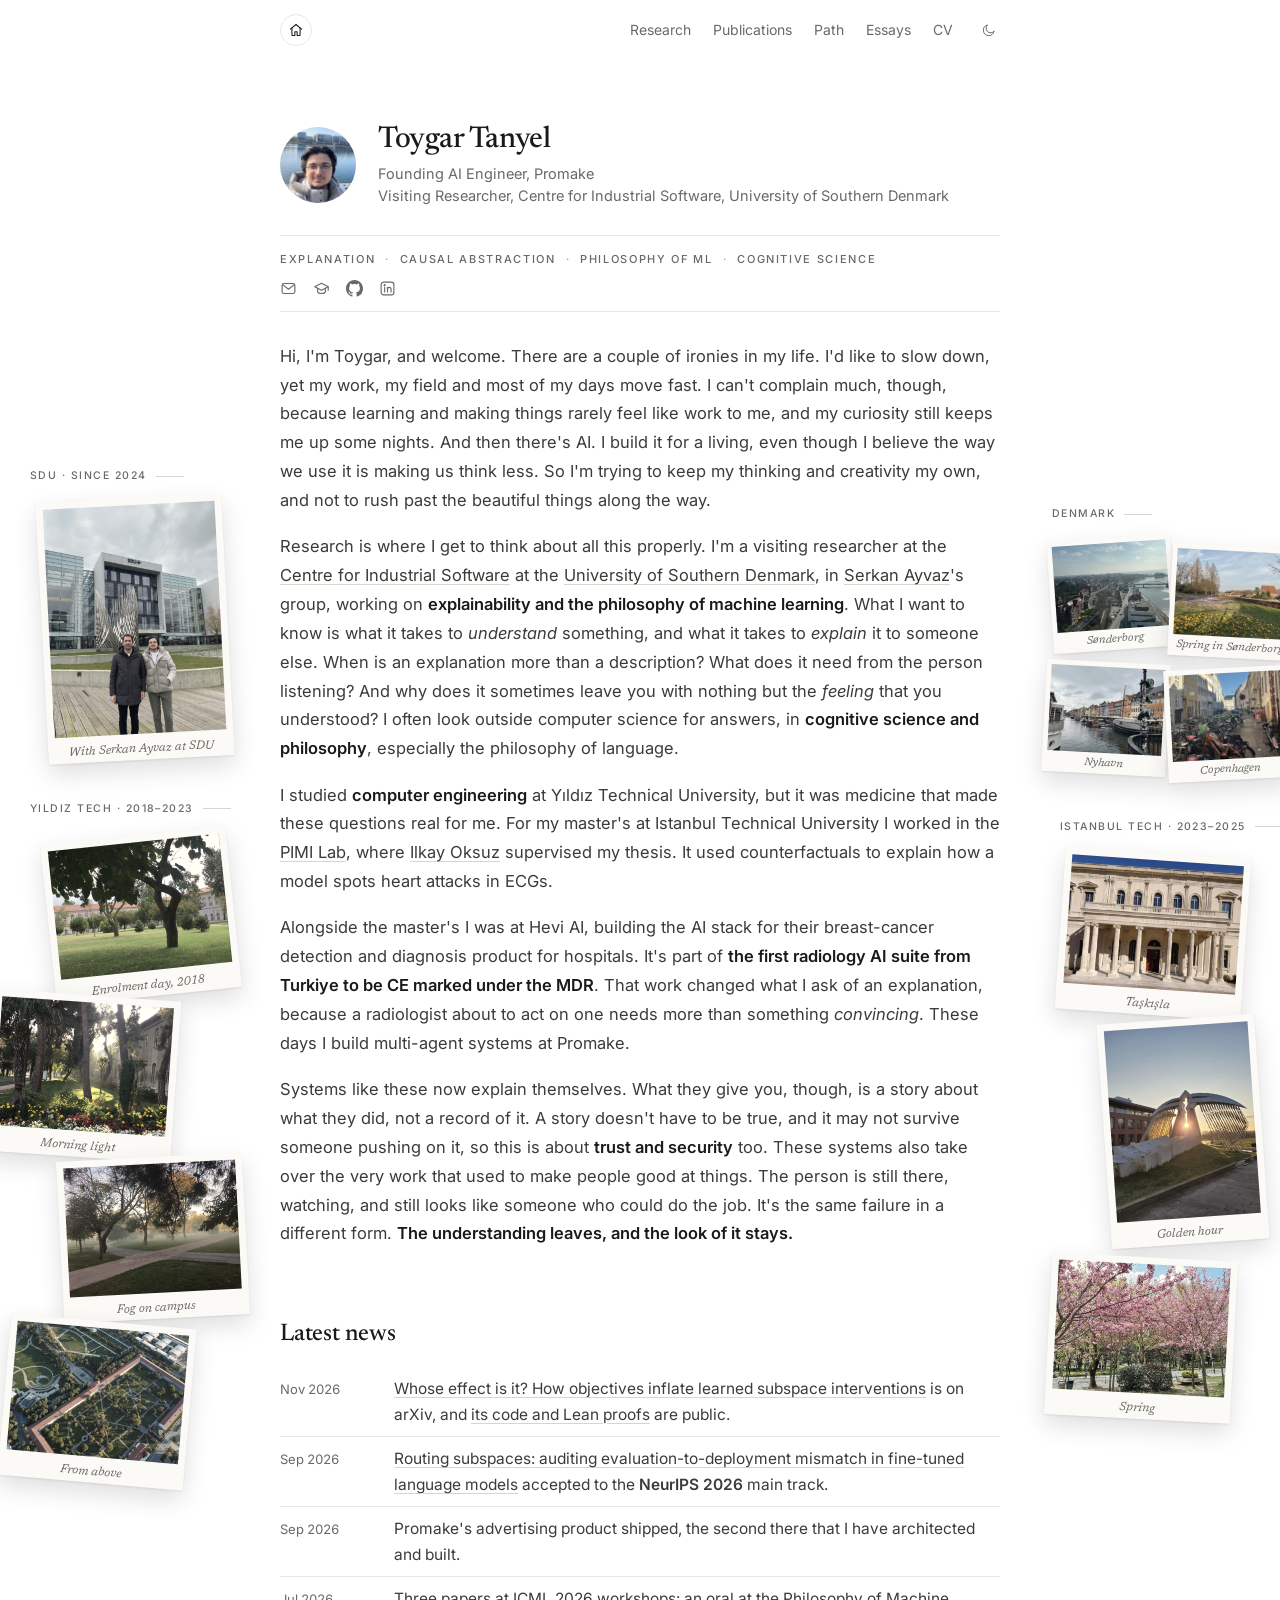
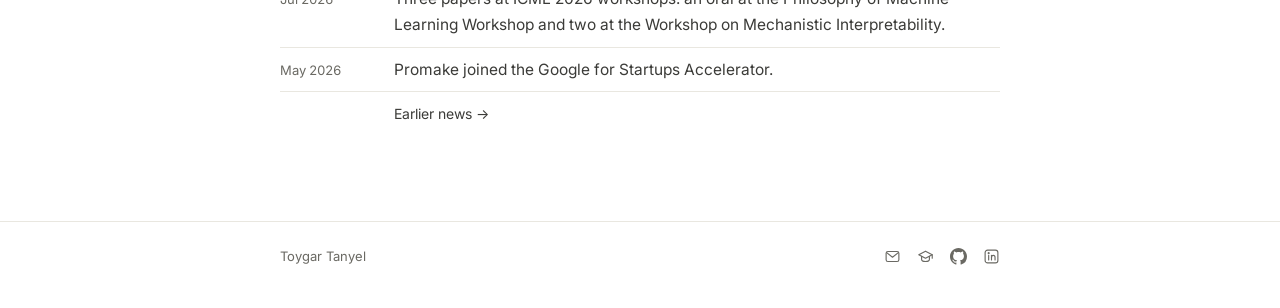
<file: index.html>
<!doctype html>
<html lang="en">
<head>
<meta charset="utf-8">
<meta name="viewport" content="width=device-width, initial-scale=1">
<title>Toygar Tanyel</title>
<meta name="description" content="Toygar Tanyel is a visiting researcher at the University of Southern Denmark, working on explanation and the philosophy of machine learning.">
<meta name="author" content="Toygar Tanyel">
<link rel="canonical" href="https://tanyelai.github.io/">
<meta property="og:title" content="Toygar Tanyel">
<meta property="og:description" content="What it takes to understand something, and to explain it to someone else. When is an explanation more than a description, and why does it sometimes leave only the feeling that you understood?">
<meta property="og:type" content="profile">
<meta property="og:url" content="https://tanyelai.github.io/">
<meta property="og:image" content="https://tanyelai.github.io/assets/og.png?v=2">
<meta property="og:image:width" content="1200">
<meta property="og:image:height" content="630">
<meta property="og:image:alt" content="Toygar Tanyel">
<meta name="twitter:card" content="summary_large_image">
<meta name="twitter:title" content="Toygar Tanyel">
<meta name="twitter:image" content="https://tanyelai.github.io/assets/og.png?v=2">
<link rel="icon" href="/assets/favicon.png?v=4" type="image/png">
<link rel="preconnect" href="https://fonts.googleapis.com">
<link rel="preconnect" href="https://fonts.gstatic.com" crossorigin>
<link href="https://fonts.googleapis.com/css2?family=Inter:ital,wght@0,400..600;1,400&family=Newsreader:ital,opsz,wght@0,6..72,400..600;1,6..72,400..500&display=swap" rel="stylesheet">
<link rel="stylesheet" href="/assets/style.css?v=21">
<script>try{var d=document.documentElement,t=localStorage.getItem("theme"),l=localStorage.getItem("lang");if(t)d.setAttribute("data-theme",t);if(l)d.setAttribute("data-lang",l)}catch(e){}</script>
</head>
<body>

<svg xmlns="http://www.w3.org/2000/svg" aria-hidden="true" style="position:absolute;width:0;height:0;overflow:hidden">
  <symbol id="i-scholar" viewBox="0 0 24 24"><path d="M2.5 9.5 12 4.5l9.5 5-9.5 5z"/><path d="M6.5 11.8v4.4c0 1.4 2.5 2.8 5.5 2.8s5.5-1.4 5.5-2.8v-4.4"/><path d="M21.5 9.5v5"/></symbol>
  <symbol id="i-github" viewBox="0 0 16 16"><path fill="currentColor" stroke="none" d="M8 0C3.58 0 0 3.58 0 8c0 3.54 2.29 6.53 5.47 7.59.4.07.55-.17.55-.38 0-.19-.01-.82-.01-1.49-2.01.37-2.53-.49-2.69-.94-.09-.23-.48-.94-.82-1.13-.28-.15-.68-.52-.01-.53.63-.01 1.08.58 1.23.82.72 1.21 1.87.87 2.33.66.07-.52.28-.87.51-1.07-1.78-.2-3.64-.89-3.64-3.95 0-.87.31-1.59.82-2.15-.08-.2-.36-1.02.08-2.12 0 0 .67-.21 2.2.82.64-.18 1.32-.27 2-.27.68 0 1.36.09 2 .27 1.53-1.04 2.2-.82 2.2-.82.44 1.1.16 1.92.08 2.12.51.56.82 1.27.82 2.15 0 3.07-1.87 3.75-3.65 3.95.29.25.54.73.54 1.48 0 1.07-.01 1.93-.01 2.2 0 .21.15.46.55.38A8.013 8.013 0 0 0 16 8c0-4.42-3.58-8-8-8z"/></symbol>
  <symbol id="i-linkedin" viewBox="0 0 24 24"><rect x="3" y="3" width="18" height="18" rx="3.5"/><path d="M8 10.5V17"/><circle cx="8" cy="7.3" r="0.7" fill="currentColor"/><path d="M12 17v-6.5"/><path d="M12 13.4c0-1.7 1.1-2.9 2.6-2.9s2.4 1.1 2.4 2.9V17"/></symbol>
  <symbol id="i-mail" viewBox="0 0 24 24"><rect x="3" y="5" width="18" height="14" rx="2.5"/><path d="M3.8 6.6 12 13l8.2-6.4"/></symbol>
  <symbol id="i-down" viewBox="0 0 24 24"><path d="M12 4v12"/><path d="m6 11 6 6 6-6"/><path d="M5 20h14"/></symbol>
  <symbol id="i-arrow" viewBox="0 0 24 24"><path d="M7 17 17 7"/><path d="M9 7h8v8"/></symbol>
  <symbol id="i-paper" viewBox="0 0 24 24"><path d="M14 3H7a2 2 0 0 0-2 2v14a2 2 0 0 0 2 2h10a2 2 0 0 0 2-2V8z"/><path d="M14 3v5h5"/><path d="M9 13h6M9 17h4"/></symbol>
  <symbol id="i-mic" viewBox="0 0 24 24"><rect x="9" y="3" width="6" height="11" rx="3"/><path d="M5.5 11a6.5 6.5 0 0 0 13 0"/><path d="M12 17.5V21"/></symbol>
  <symbol id="i-ship" viewBox="0 0 24 24"><path d="M12 3 20 7.5v9L12 21l-8-4.5v-9z"/><path d="M4 7.5 12 12l8-4.5"/><path d="M12 12v9"/></symbol>
  <symbol id="i-work" viewBox="0 0 24 24"><rect x="3" y="7" width="18" height="13" rx="2"/><path d="M9 7V5.5A1.5 1.5 0 0 1 10.5 4h3A1.5 1.5 0 0 1 15 5.5V7"/><path d="M3 12.5h18"/></symbol>
  <symbol id="i-seal" viewBox="0 0 24 24"><circle cx="12" cy="10" r="6"/><path d="M9 15.2 7.5 21l4.5-2.2 4.5 2.2-1.5-5.8"/><path d="m9.6 10 1.7 1.7 3.2-3.4"/></symbol>
</svg>

<header class="site-head">
  <div class="col site-head-inner">
    <a class="site-home" href="/" aria-label="Home" title="Home" aria-current="page">
      <svg width="16" height="16" viewBox="0 0 24 24" fill="none" stroke="currentColor"
           stroke-width="1.6" stroke-linecap="round" stroke-linejoin="round" aria-hidden="true">
        <path d="M3.6 10.6 12 3.8l8.4 6.8"></path>
        <path d="M5.9 9v10.4a.9.9 0 0 0 .9.9h3.5v-5.6h3.4v5.6h3.5a.9.9 0 0 0 .9-.9V9"></path>
      </svg>
    </a>
    <nav class="site-nav" aria-label="Site">
      <a href="/research">Research</a>
      <a href="/publications">Publications</a>
      <a href="/path">Path</a>
      <a href="/essays/">Essays</a>
      <a href="/cv.pdf">CV</a>
    </nav>
    <span class="nav-tools">
      <button class="toggle theme-toggle" type="button" aria-label="Switch to the dark theme">
        <svg class="moon" width="15" height="15" viewBox="0 0 24 24" fill="none" stroke="currentColor"
             stroke-width="1.6" stroke-linecap="round" stroke-linejoin="round" aria-hidden="true">
          <path d="M20.8 13.6A8.6 8.6 0 1 1 10.4 3.2a6.7 6.7 0 0 0 10.4 10.4z"></path>
        </svg>
        <svg class="sun" width="15" height="15" viewBox="0 0 24 24" fill="none" stroke="currentColor"
             stroke-width="1.6" stroke-linecap="round" stroke-linejoin="round" aria-hidden="true">
          <circle cx="12" cy="12" r="4.1"></circle>
          <path d="M12 2.2v2.1M12 19.7v2.1M4.5 4.5l1.5 1.5M18 18l1.5 1.5M2.2 12h2.1M19.7 12h2.1M4.5 19.5L6 18M18 6l1.5-1.5"></path>
        </svg>
      </button>
    </span>
  </div>
</header>

<main class="col">

  <section class="intro" aria-label="Introduction">
    <img class="portrait" src="/assets/toygar.jpg" alt="Toygar Tanyel" width="76" height="76" decoding="async">
    <div>
      <h1 class="name">Toygar Tanyel</h1>
      <p class="roles">Founding AI Engineer, Promake<br>
        Visiting Researcher, Centre for Industrial Software, University of Southern Denmark</p>
    </div>
  </section>

  <div class="fields">
    <p class="kicker"><span>Explanation</span><span>Causal abstraction</span><span>Philosophy of ML</span><span>Cognitive science</span></p>
    <div class="contact-row">
      <a class="icon-link" href="mailto:contact.toygar@gmail.com" aria-label="Email" title="contact.toygar at gmail dot com"><svg class="icon" aria-hidden="true"><use href="#i-mail"></use></svg></a>
      <a class="icon-link" href="https://scholar.google.com/citations?user=Nj5PIzcAAAAJ" rel="external noopener" aria-label="Google Scholar" title="Google Scholar"><svg class="icon" aria-hidden="true"><use href="#i-scholar"></use></svg></a>
      <a class="icon-link" href="https://github.com/tanyelai" rel="external noopener" aria-label="GitHub" title="GitHub"><svg class="icon" aria-hidden="true"><use href="#i-github"></use></svg></a>
      <a class="icon-link" href="https://linkedin.com/in/toygar-tanyel" rel="external noopener" aria-label="LinkedIn" title="LinkedIn"><svg class="icon" aria-hidden="true"><use href="#i-linkedin"></use></svg></a>
    </div>
  </div>

  <div class="bio">
    <p>
      Hi, I'm Toygar, and welcome. There are a couple of ironies in my life. I'd
      like to slow down, yet my work, my field and most of my days move fast.
      I can't complain much, though, because learning and making things rarely
      feel like work to me, and my curiosity still keeps me up some nights. And
      then there's AI. I build it for a living, even though I believe the way
      we use it is making us think less. So I'm trying to keep my thinking and
      creativity my own, and not to rush past the beautiful things along the way.
    </p>
    <div class="with-prints with-prints--pair">
    <p>
      Research is where I get to think about all this properly. I'm a visiting
      researcher at the <a href="https://www.sdu.dk/en/forskning/cis" rel="external noopener">Centre
      for Industrial Software</a> at the <a href="https://www.sdu.dk/en" rel="external noopener">University
      of Southern Denmark</a>, in <a href="https://sayvaz-mmmi.github.io/" rel="external noopener">Serkan
      Ayvaz</a>'s group, working on <strong>explainability and the philosophy
      of machine learning</strong>. What I want to know is what it takes to <em>understand</em>
      something, and what it takes to <em>explain</em> it to someone else. When
      is an explanation more than a description? What does it need from the person
      listening? And why does it sometimes leave you with nothing but the <em>feeling</em>
      that you understood? I often look outside computer science for answers,
      in <strong>cognitive science and philosophy</strong>, especially the philosophy
      of language.
    </p>
      <div class="prints prints--left">
        <span class="prints-label" style="--x:40px; --y:-62px">SDU · since 2024</span>
        <figure class="print print--tall" style="--r:-3deg; --x:52px; --y:-34px">
          <a class="print-open" href="/assets/photos/large/sdu.jpg"><img src="/assets/photos/sdu.jpg" alt="Toygar Tanyel and Serkan Ayvaz standing in front of an SDU building with a tall steel sculpture" loading="lazy" width="480" height="640"></a>
          <figcaption>With Serkan Ayvaz at SDU</figcaption>
        </figure>
      </div>
      <div class="prints prints--right prints--grid">
        <span class="prints-label" style="--x:12px; --y:-24px">Denmark</span>
        <figure class="print" style="--r:-4deg; --x:10px; --y:6px">
          <a class="print-open" href="/assets/photos/large/sonderborg1.jpg"><img src="/assets/photos/sonderborg1.jpg" alt="Sønderborg from high above: red-brick houses, the harbour road and the arched bridge over the sound" loading="lazy" width="640" height="480"></a>
          <figcaption>Sønderborg</figcaption>
        </figure>
        <figure class="print" style="--r:3deg; --x:130px; --y:14px">
          <a class="print-open" href="/assets/photos/large/sonderborg2.jpg"><img src="/assets/photos/sonderborg2.jpg" alt="A lawn of purple and yellow crocuses in front of red-brick houses in Sønderborg" loading="lazy" width="640" height="480"></a>
          <figcaption>Spring in Sønderborg</figcaption>
        </figure>
        <figure class="print" style="--r:3deg; --x:4px; --y:130px">
          <a class="print-open" href="/assets/photos/large/cph1.jpg"><img src="/assets/photos/cph1.jpg" alt="Nyhavn in Copenhagen under grey sky, with colourful houses and boats along the canal" loading="lazy" width="640" height="480"></a>
          <figcaption>Nyhavn</figcaption>
        </figure>
        <figure class="print" style="--r:-3deg; --x:126px; --y:136px; --pos:50% 70%">
          <a class="print-open" href="/assets/photos/large/cph2.jpg"><img src="/assets/photos/cph2.jpg" alt="A narrow Copenhagen street of pastel houses, lined with parked bicycles" loading="lazy" width="640" height="480"></a>
          <figcaption>Copenhagen</figcaption>
        </figure>
      </div>
    </div>
    <div class="with-prints">
    <p>
      I studied <strong>computer engineering</strong> at Yıldız Technical University,
      but it was medicine that made these questions real for me. For my master's
      at Istanbul Technical University I worked in the <a href="https://sites.google.com/view/itupimilab" rel="external noopener">PIMI
      Lab</a>, where <a href="https://sites.google.com/view/oksuzilkay" rel="external noopener">Ilkay
      Oksuz</a> supervised my thesis. It used counterfactuals to explain how a
      model spots heart attacks in ECGs.
    </p>
      <div class="prints prints--left">
        <span class="prints-label" style="--x:40px; --y:22px">Yıldız Tech · 2018–2023</span>
        <figure class="print" style="--r:-6deg; --x:58px; --y:54px">
          <a class="print-open" href="/assets/photos/large/ytu3.jpg"><img src="/assets/photos/ytu3.jpg" alt="A tree on the lawn in front of a long red-roofed historic building at Yıldız Technical University" loading="lazy" width="720" height="540"></a>
          <figcaption>Enrolment day, 2018</figcaption>
        </figure>
        <figure class="print" style="--r:4deg; --x:0px; --y:214px">
          <a class="print-open" href="/assets/photos/large/ytu1.jpg"><img src="/assets/photos/ytu1.jpg" alt="Morning sun through pines over flower beds beside an old stone building at Yıldız Technical University" loading="lazy" width="720" height="540"></a>
          <figcaption>Morning light</figcaption>
        </figure>
        <figure class="print" style="--r:-3deg; --x:70px; --y:376px">
          <a class="print-open" href="/assets/photos/large/ytu2.jpg"><img src="/assets/photos/ytu2.jpg" alt="Paths and trees in morning fog on the Yıldız Technical University campus" loading="lazy" width="720" height="540"></a>
          <figcaption>Fog on campus</figcaption>
        </figure>
        <figure class="print" style="--r:5deg; --x:14px; --y:540px" title="Photo: Yıldız Technical University" data-source="https://international.yildiz.edu.tr/">
          <a class="print-open" href="/assets/photos/large/ytu4.jpg"><img src="/assets/photos/ytu4.jpg" alt="An aerial view of the Davutpaşa campus of Yıldız Technical University, its long red-roofed historic building around a green courtyard" loading="lazy" width="720" height="540"></a>
          <figcaption>From above</figcaption>
        </figure>
      </div>
      <div class="prints prints--right">
        <span class="prints-label" style="--x:20px; --y:40px">Istanbul Tech · 2023–2025</span>
        <figure class="print" style="--r:4deg; --x:20px; --y:72px" title="Photo: EELISA European University" data-source="https://eelisa.eu/project/istanbul-teknik-universitesi/">
          <a class="print-open" href="/assets/photos/large/itu-taskisla.jpg"><img src="/assets/photos/itu-taskisla.jpg" alt="The columned entrance of Taşkışla, with İstanbul Teknik Üniversitesi carved above it" loading="lazy" width="720" height="540"></a>
          <figcaption>Taşkışla</figcaption>
        </figure>
        <figure class="print print--tall" style="--r:-4deg; --x:64px; --y:238px" title="Photo: VarAtlas" data-source="https://varatlas.com/universite/istanbul-teknik-universitesi-okunur-mu">
          <a class="print-open" href="/assets/photos/large/itu-sculpture.jpg"><img src="/assets/photos/itu-sculpture.jpg" alt="A sculpture of curved metal ribs against a low sun on the Istanbul Technical University campus" loading="lazy" width="540" height="720"></a>
          <figcaption>Golden hour</figcaption>
        </figure>
        <figure class="print" style="--r:3deg; --x:8px; --y:476px" title="Photo: Karacehennem, CC BY-SA 4.0, via Wikimedia Commons" data-source="https://commons.wikimedia.org/wiki/File:%C4%B0T%C3%9C%27de_bir_kiraz_%C3%A7i%C3%A7e%C4%9Fi_a%C4%9Fac%C4%B1.jpg">
          <a class="print-open" href="/assets/photos/large/itu-spring.jpg"><img src="/assets/photos/itu-spring.jpg" alt="A cherry tree in full pink blossom on the Istanbul Technical University campus" loading="lazy" width="720" height="540"></a>
          <figcaption>Spring</figcaption>
        </figure>
      </div>
    </div>
    <p>
      Alongside the master's I was at Hevi AI, building the AI stack for
      their breast-cancer detection and diagnosis product for hospitals. It's part of <strong>the first radiology AI suite from Turkiye
      to be CE marked under the MDR</strong>. That work changed what I ask of an
      explanation, because a radiologist about to act on one needs more than
      something <em>convincing</em>. These days I build multi-agent systems at
      Promake.
    </p>
    <p>
      Systems like these now explain themselves. What they give you, though, is
      a story about what they did, not a record of it. A story doesn't have to
      be true, and it may not survive someone pushing on it, so this is about
      <strong>trust and security</strong> too. These systems also take over the
      very work that used to make people good at things. The person is still there,
      watching, and still looks like someone who could do the job. It's the same
      failure in a different form. <strong>The understanding leaves, and the look
      of it stays.</strong>
    </p>
  </div>

  <section class="section" aria-labelledby="news-title">
    <div class="section-head">
      <h2 class="h2" id="news-title">Latest news</h2>
    </div>
    <ul class="dated">
      <li>
        <span class="when">Nov 2026</span>
        <span class="text"><a href="https://arxiv.org/abs/2611.05033" rel="external noopener">Whose effect
      is it? How objectives inflate learned subspace interventions</a> is on
      arXiv, and <a href="https://github.com/tanyelai/whose-effect" rel="external noopener">its
      code and Lean proofs</a> are public.</span>
      </li>
      <li>
        <span class="when">Sep 2026</span>
        <span class="text"><a href="https://arxiv.org/abs/2607.20436" rel="external noopener">Routing
      subspaces: auditing evaluation-to-deployment mismatch in fine-tuned language
      models</a> accepted to the <span class="venue">NeurIPS 2026</span> main track.</span>
      </li>
      <li>
        <span class="when">Sep 2026</span>
        <span class="text">Promake's advertising product shipped, the second there that I have
      architected and built.</span>
      </li>
      <li>
        <span class="when">Jul 2026</span>
        <span class="text">Three papers at ICML 2026 workshops: an oral at the Philosophy of
      Machine Learning Workshop and two at the Workshop on Mechanistic
      Interpretability.</span>
      </li>
      <li>
        <span class="when">May 2026</span>
        <span class="text">Promake joined the Google for Startups Accelerator.</span>
      </li>
    </ul>
    <a class="dated-more" href="/path#news">Earlier news <span aria-hidden="true">&rarr;</span></a>
  </section>

</main>

<footer class="site-foot">
  <div class="col site-foot-inner">
    <span><a href="/">Toygar Tanyel</a></span>
    <span class="contact-row">
      <a class="icon-link" href="mailto:contact.toygar@gmail.com" aria-label="Email" title="Email"><svg class="icon" aria-hidden="true"><use href="#i-mail"></use></svg></a>
      <a class="icon-link" href="https://scholar.google.com/citations?user=Nj5PIzcAAAAJ" rel="external noopener" aria-label="Google Scholar" title="Google Scholar"><svg class="icon" aria-hidden="true"><use href="#i-scholar"></use></svg></a>
      <a class="icon-link" href="https://github.com/tanyelai" rel="external noopener" aria-label="GitHub" title="GitHub"><svg class="icon" aria-hidden="true"><use href="#i-github"></use></svg></a>
      <a class="icon-link" href="https://linkedin.com/in/toygar-tanyel" rel="external noopener" aria-label="LinkedIn" title="LinkedIn"><svg class="icon" aria-hidden="true"><use href="#i-linkedin"></use></svg></a>
    </span>
  </div>
</footer>

<script src="/assets/site.js?v=21" defer></script>
<script data-goatcounter="https://tanyelai.goatcounter.com/count"
        async src="https://gc.zgo.at/count.js"></script>

</body>
</html>
</file>
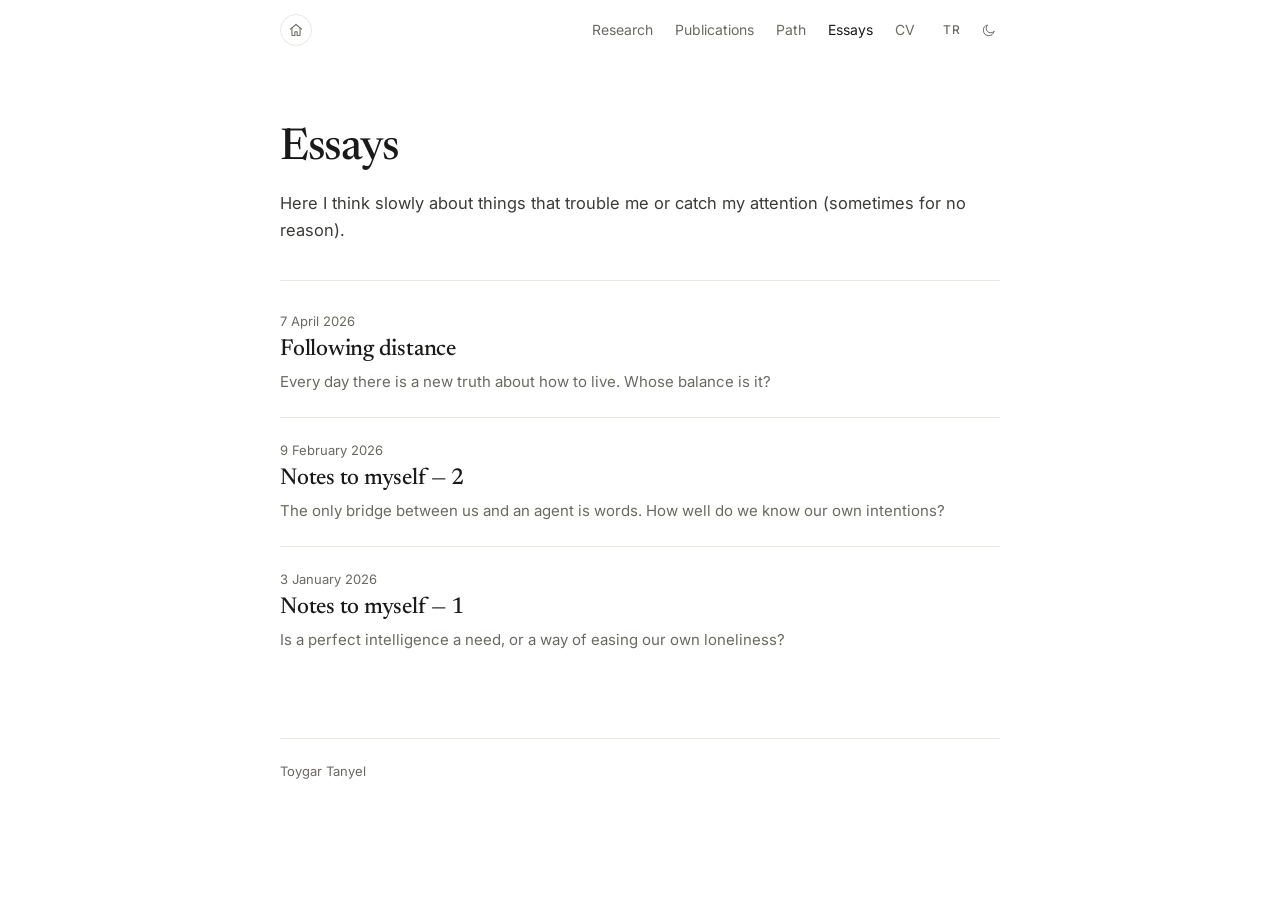
<file: essays/index.html>
<!doctype html>
<html lang="en">
<head>
<meta charset="utf-8">
<meta name="viewport" content="width=device-width, initial-scale=1">
<title>Essays · Toygar Tanyel</title>
<meta name="description" content="Here I think slowly about things that trouble me or catch my attention (sometimes for no reason).">
<link rel="canonical" href="https://tanyelai.github.io/essays/">
<meta property="og:title" content="Essays · Toygar Tanyel">
<meta property="og:description" content="Here I think slowly about things that trouble me or catch my attention (sometimes for no reason).">
<meta property="og:type" content="article">
<meta property="og:image" content="https://tanyelai.github.io/assets/og.png?v=2">
<meta property="og:image:width" content="1200">
<meta property="og:image:height" content="630">
<meta property="og:image:alt" content="Toygar Tanyel">
<meta name="twitter:card" content="summary_large_image">
<meta name="twitter:image" content="https://tanyelai.github.io/assets/og.png?v=2">
<link rel="icon" href="/assets/favicon.png?v=4" type="image/png">
<link rel="preconnect" href="https://fonts.googleapis.com">
<link rel="preconnect" href="https://fonts.gstatic.com" crossorigin>
<link href="https://fonts.googleapis.com/css2?family=Inter:ital,wght@0,400..600;1,400&family=Newsreader:ital,opsz,wght@0,6..72,400..600;1,6..72,400..500&display=swap" rel="stylesheet">
<link rel="stylesheet" href="/assets/style.css?v=21">
<script>try{var d=document.documentElement,t=localStorage.getItem("theme"),l=localStorage.getItem("lang");if(t)d.setAttribute("data-theme",t);if(l)d.setAttribute("data-lang",l)}catch(e){}</script>
</head>
<body>

<header class="site-head">
  <div class="col site-head-inner">
    <a class="site-home" href="/" aria-label="Home" title="Home">
      <svg width="16" height="16" viewBox="0 0 24 24" fill="none" stroke="currentColor"
           stroke-width="1.6" stroke-linecap="round" stroke-linejoin="round" aria-hidden="true">
        <path d="M3.6 10.6 12 3.8l8.4 6.8"></path>
        <path d="M5.9 9v10.4a.9.9 0 0 0 .9.9h3.5v-5.6h3.4v5.6h3.5a.9.9 0 0 0 .9-.9V9"></path>
      </svg>
    </a>
    <nav class="site-nav" aria-label="Site">
      <a href="/research">Research</a>
      <a href="/publications">Publications</a>
      <a href="/path">Path</a>
      <a href="/essays/" aria-current="page">Essays</a>
      <a href="/cv.pdf">CV</a>
    </nav>
    <span class="nav-tools">
      <button class="toggle lang-toggle" type="button" aria-label="Yazıları Türkçe oku">
        <span class="to-tr">TR</span><span class="to-en">EN</span>
      </button>
      <button class="toggle theme-toggle" type="button" aria-label="Switch to the dark theme">
        <svg class="moon" width="15" height="15" viewBox="0 0 24 24" fill="none" stroke="currentColor"
             stroke-width="1.6" stroke-linecap="round" stroke-linejoin="round" aria-hidden="true">
          <path d="M20.8 13.6A8.6 8.6 0 1 1 10.4 3.2a6.7 6.7 0 0 0 10.4 10.4z"></path>
        </svg>
        <svg class="sun" width="15" height="15" viewBox="0 0 24 24" fill="none" stroke="currentColor"
             stroke-width="1.6" stroke-linecap="round" stroke-linejoin="round" aria-hidden="true">
          <circle cx="12" cy="12" r="4.1"></circle>
          <path d="M12 2.2v2.1M12 19.7v2.1M4.5 4.5l1.5 1.5M18 18l1.5 1.5M2.2 12h2.1M19.7 12h2.1M4.5 19.5L6 18M18 6l1.5-1.5"></path>
        </svg>
      </button>
    </span>
  </div>
</header>

<main class="page page--narrow">
  <header class="article">

    <h1 class="article-title"><span data-lang="en">Essays</span><span data-lang="tr">Denemeler</span></h1>
    <p class="article-lede" data-lang="en">Here I think slowly about things that trouble me or catch my attention (sometimes for no reason).</p>
    <p class="article-lede" data-lang="tr">Burada beni huzursuz eden ya da (bazen sebepsizce) dikkatimi çeken şeyler üzerine acele etmeden düşünüyorum.</p>
  </header>

  <hr class="masthead-rule">

  <ul class="notes">
        <li>
          <span class="note-date"><span data-lang="en">7 April 2026</span><span data-lang="tr">7 Nisan 2026</span></span>
          <a class="note-title" href="/essays/following-distance"><span data-lang="en">Following distance</span><span data-lang="tr">Takip mesafesi</span></a>
          <p class="note-dek" data-lang="en">Every day there is a new truth about how to live. Whose balance is it?</p>
          <p class="note-dek" data-lang="tr">Her gün yeni bir doğru var. Peki o denge kimin dengesi?</p>
        </li>
        <li>
          <span class="note-date"><span data-lang="en">9 February 2026</span><span data-lang="tr">9 Şubat 2026</span></span>
          <a class="note-title" href="/essays/notes-to-myself-2"><span data-lang="en">Notes to myself &mdash; 2</span><span data-lang="tr">Kendime düşünceler &mdash; 2</span></a>
          <p class="note-dek" data-lang="en">The only bridge between us and an agent is words. How well do we know our own intentions?</p>
          <p class="note-dek" data-lang="tr">Bir agent'la aramızdaki tek köprü kelimeler. Niyetimizi ne kadar iyi biliyoruz?</p>
        </li>
        <li>
          <span class="note-date"><span data-lang="en">3 January 2026</span><span data-lang="tr">3 Ocak 2026</span></span>
          <a class="note-title" href="/essays/notes-to-myself-1"><span data-lang="en">Notes to myself &mdash; 1</span><span data-lang="tr">Kendime düşünceler &mdash; 1</span></a>
          <p class="note-dek" data-lang="en">Is a perfect intelligence a need, or a way of easing our own loneliness?</p>
          <p class="note-dek" data-lang="tr">Kusursuz bir zeka bir ihtiyaç mı, yoksa kendi yalnızlığımızı gidermenin bir yolu mu?</p>
        </li>
  </ul>

  <footer class="foot">
    <span><a href="/">Toygar Tanyel</a></span>
  </footer>
</main>

<script src="/assets/site.js?v=21" defer></script>

</body>
</html>
</file>
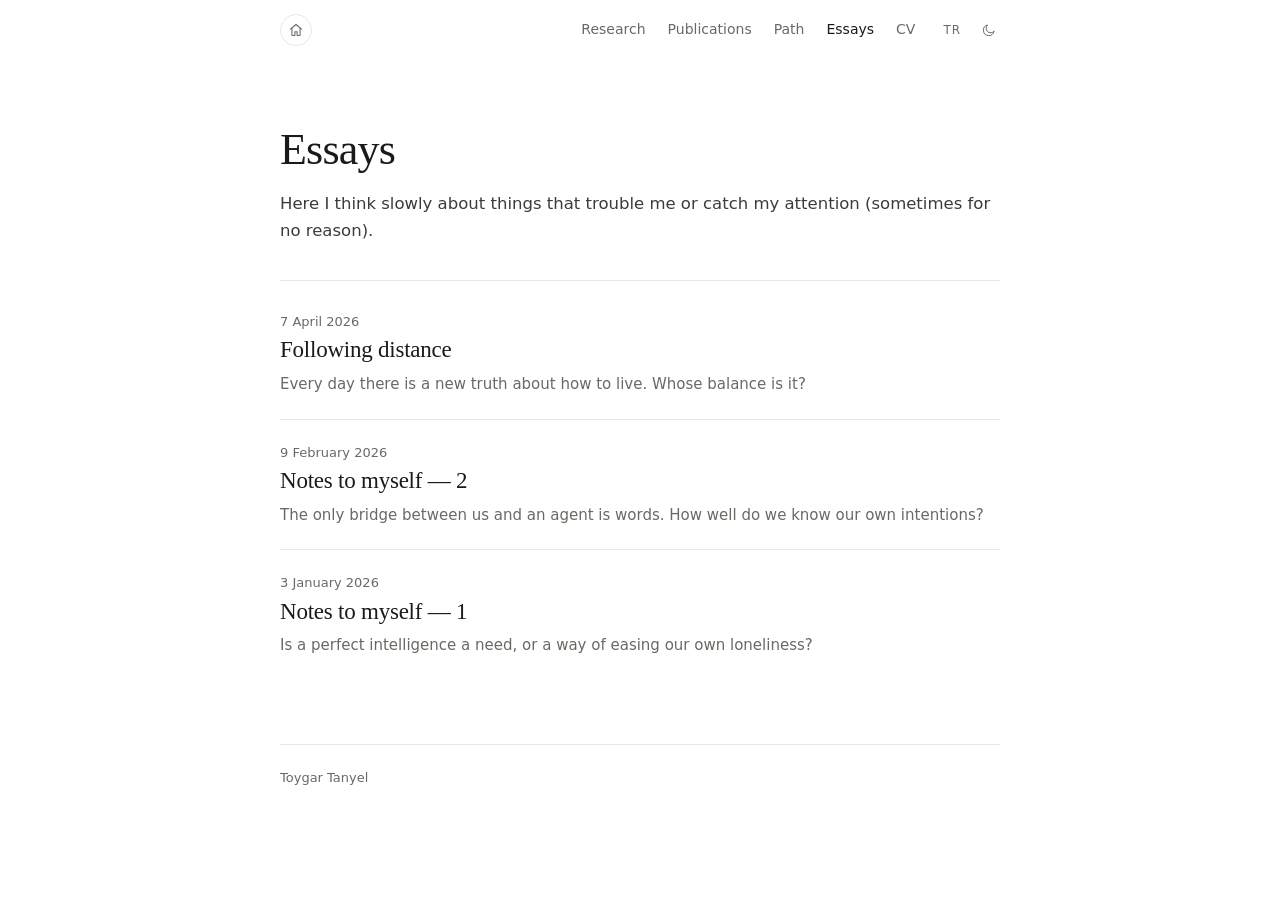
<file: notes/index.html>
<!doctype html>
<html lang="en">
<head>
<meta charset="utf-8">
<meta name="viewport" content="width=device-width, initial-scale=1">
<!-- The notes moved to /essays/ on 28 November 2026. This page only forwards old links. -->
<title>Moved · Toygar Tanyel</title>
<meta name="robots" content="noindex">
<link rel="canonical" href="https://tanyelai.github.io/essays/">
<meta http-equiv="refresh" content="0; url=/essays/">
<style>body{margin:0;padding:48px 24px;background:#faf8f4;color:#1d1b18;font:16px/1.6 system-ui,sans-serif}a{color:inherit}</style>
</head>
<body>
<p>This page has moved to <a href="/essays/">/essays/</a>.</p>
</body>
</html>
</file>
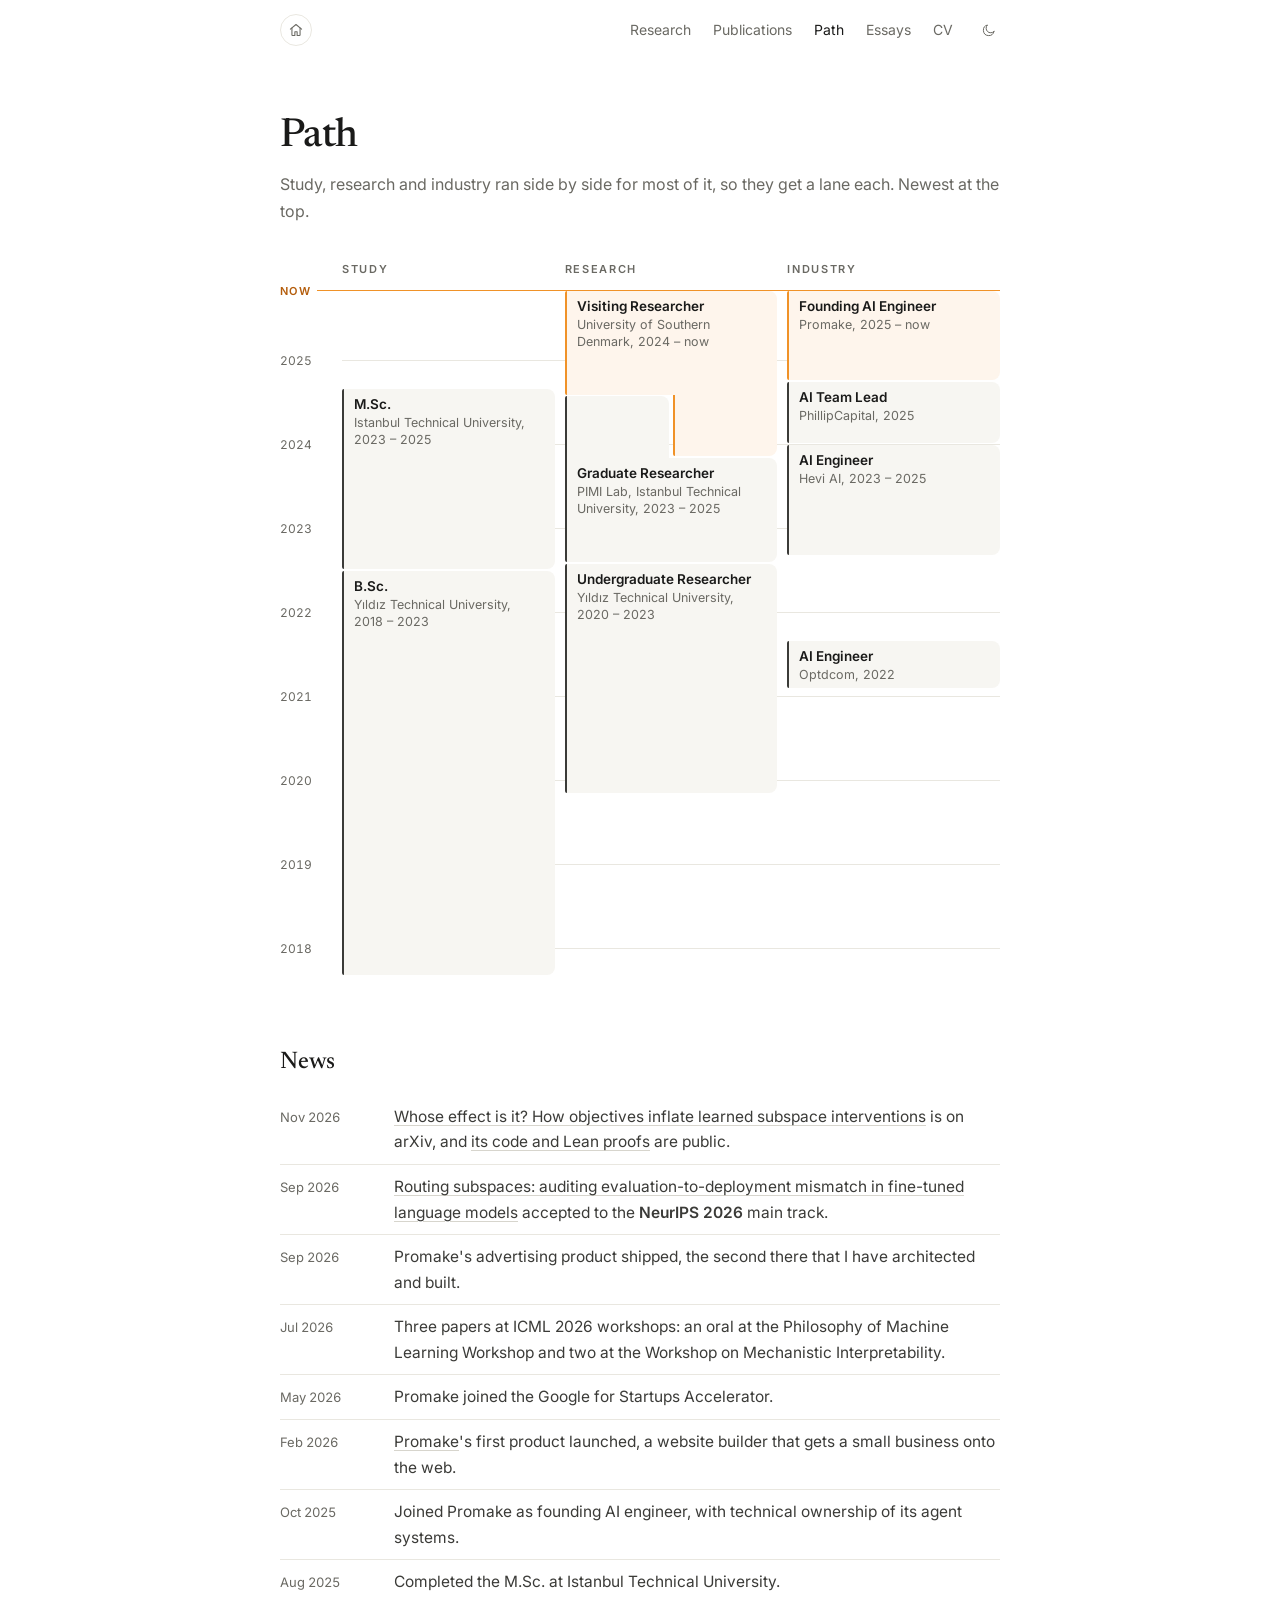
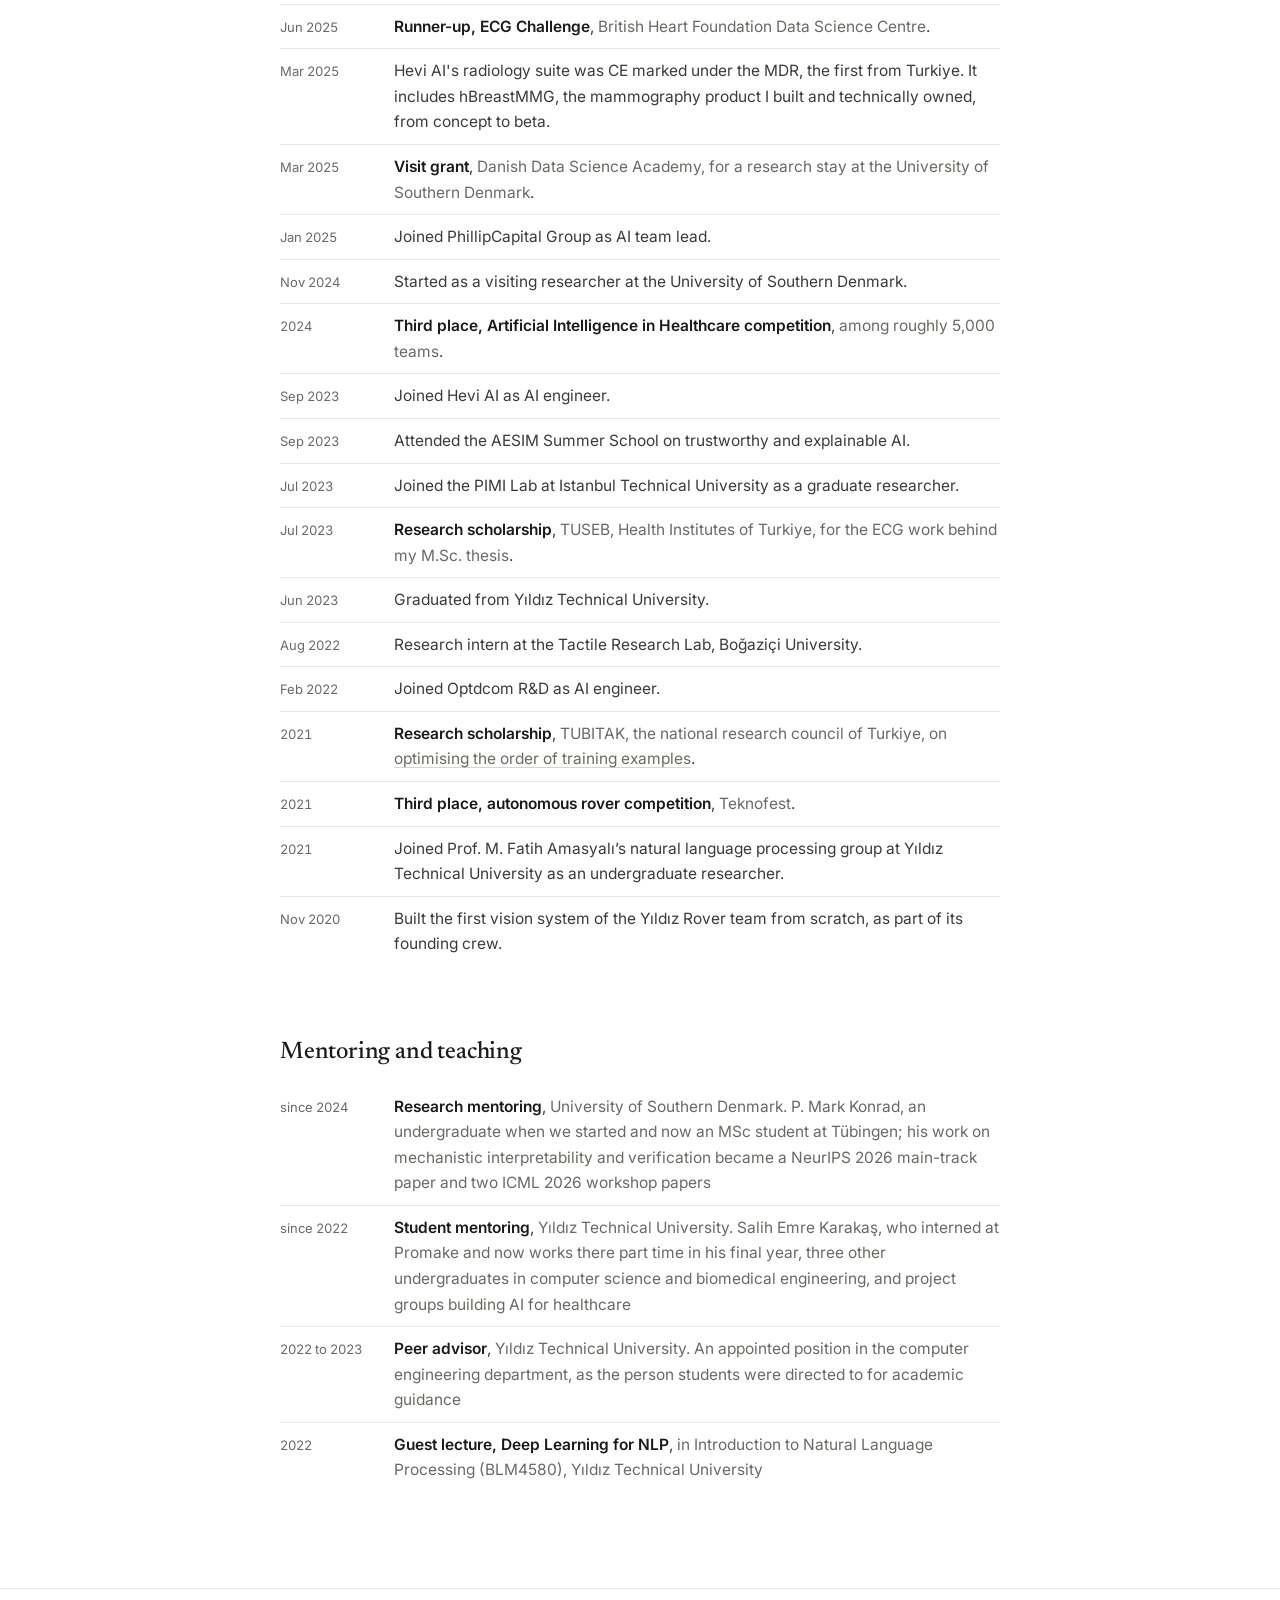
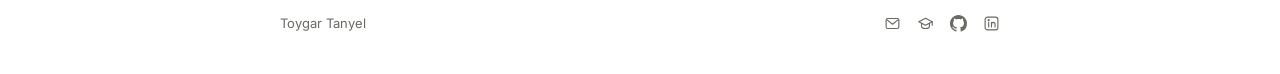
<file: path.html>
<!doctype html>
<html lang="en">
<head>
<meta charset="utf-8">
<meta name="viewport" content="width=device-width, initial-scale=1">
<title>Path · Toygar Tanyel</title>
<meta name="description" content="Toygar Tanyel: study, research and industry over time, news, mentoring and teaching.">
<meta name="author" content="Toygar Tanyel">
<link rel="canonical" href="https://tanyelai.github.io/path">
<meta property="og:title" content="Path · Toygar Tanyel">
<meta property="og:description" content="Study, research and industry, side by side.">
<meta property="og:type" content="article">
<meta property="og:url" content="https://tanyelai.github.io/path">
<meta property="og:image" content="https://tanyelai.github.io/assets/og.png?v=2">
<meta property="og:image:width" content="1200">
<meta property="og:image:height" content="630">
<meta property="og:image:alt" content="Toygar Tanyel">
<meta name="twitter:card" content="summary_large_image">
<meta name="twitter:title" content="Path · Toygar Tanyel">
<meta name="twitter:image" content="https://tanyelai.github.io/assets/og.png?v=2">
<link rel="icon" href="/assets/favicon.png?v=4" type="image/png">
<link rel="preconnect" href="https://fonts.googleapis.com">
<link rel="preconnect" href="https://fonts.gstatic.com" crossorigin>
<link href="https://fonts.googleapis.com/css2?family=Inter:ital,wght@0,400..600;1,400&family=Newsreader:ital,opsz,wght@0,6..72,400..600;1,6..72,400..500&display=swap" rel="stylesheet">
<link rel="stylesheet" href="/assets/style.css?v=21">
<script>try{var d=document.documentElement,t=localStorage.getItem("theme"),l=localStorage.getItem("lang");if(t)d.setAttribute("data-theme",t);if(l)d.setAttribute("data-lang",l)}catch(e){}</script>
</head>
<body>

<svg xmlns="http://www.w3.org/2000/svg" aria-hidden="true" style="position:absolute;width:0;height:0;overflow:hidden">
  <symbol id="i-scholar" viewBox="0 0 24 24"><path d="M2.5 9.5 12 4.5l9.5 5-9.5 5z"/><path d="M6.5 11.8v4.4c0 1.4 2.5 2.8 5.5 2.8s5.5-1.4 5.5-2.8v-4.4"/><path d="M21.5 9.5v5"/></symbol>
  <symbol id="i-github" viewBox="0 0 16 16"><path fill="currentColor" stroke="none" d="M8 0C3.58 0 0 3.58 0 8c0 3.54 2.29 6.53 5.47 7.59.4.07.55-.17.55-.38 0-.19-.01-.82-.01-1.49-2.01.37-2.53-.49-2.69-.94-.09-.23-.48-.94-.82-1.13-.28-.15-.68-.52-.01-.53.63-.01 1.08.58 1.23.82.72 1.21 1.87.87 2.33.66.07-.52.28-.87.51-1.07-1.78-.2-3.64-.89-3.64-3.95 0-.87.31-1.59.82-2.15-.08-.2-.36-1.02.08-2.12 0 0 .67-.21 2.2.82.64-.18 1.32-.27 2-.27.68 0 1.36.09 2 .27 1.53-1.04 2.2-.82 2.2-.82.44 1.1.16 1.92.08 2.12.51.56.82 1.27.82 2.15 0 3.07-1.87 3.75-3.65 3.95.29.25.54.73.54 1.48 0 1.07-.01 1.93-.01 2.2 0 .21.15.46.55.38A8.013 8.013 0 0 0 16 8c0-4.42-3.58-8-8-8z"/></symbol>
  <symbol id="i-linkedin" viewBox="0 0 24 24"><rect x="3" y="3" width="18" height="18" rx="3.5"/><path d="M8 10.5V17"/><circle cx="8" cy="7.3" r="0.7" fill="currentColor"/><path d="M12 17v-6.5"/><path d="M12 13.4c0-1.7 1.1-2.9 2.6-2.9s2.4 1.1 2.4 2.9V17"/></symbol>
  <symbol id="i-mail" viewBox="0 0 24 24"><rect x="3" y="5" width="18" height="14" rx="2.5"/><path d="M3.8 6.6 12 13l8.2-6.4"/></symbol>
  <symbol id="i-down" viewBox="0 0 24 24"><path d="M12 4v12"/><path d="m6 11 6 6 6-6"/><path d="M5 20h14"/></symbol>
  <symbol id="i-arrow" viewBox="0 0 24 24"><path d="M7 17 17 7"/><path d="M9 7h8v8"/></symbol>
  <symbol id="i-paper" viewBox="0 0 24 24"><path d="M14 3H7a2 2 0 0 0-2 2v14a2 2 0 0 0 2 2h10a2 2 0 0 0 2-2V8z"/><path d="M14 3v5h5"/><path d="M9 13h6M9 17h4"/></symbol>
  <symbol id="i-mic" viewBox="0 0 24 24"><rect x="9" y="3" width="6" height="11" rx="3"/><path d="M5.5 11a6.5 6.5 0 0 0 13 0"/><path d="M12 17.5V21"/></symbol>
  <symbol id="i-ship" viewBox="0 0 24 24"><path d="M12 3 20 7.5v9L12 21l-8-4.5v-9z"/><path d="M4 7.5 12 12l8-4.5"/><path d="M12 12v9"/></symbol>
  <symbol id="i-work" viewBox="0 0 24 24"><rect x="3" y="7" width="18" height="13" rx="2"/><path d="M9 7V5.5A1.5 1.5 0 0 1 10.5 4h3A1.5 1.5 0 0 1 15 5.5V7"/><path d="M3 12.5h18"/></symbol>
  <symbol id="i-seal" viewBox="0 0 24 24"><circle cx="12" cy="10" r="6"/><path d="M9 15.2 7.5 21l4.5-2.2 4.5 2.2-1.5-5.8"/><path d="m9.6 10 1.7 1.7 3.2-3.4"/></symbol>
</svg>

<header class="site-head">
  <div class="col site-head-inner">
    <a class="site-home" href="/" aria-label="Home" title="Home">
      <svg width="16" height="16" viewBox="0 0 24 24" fill="none" stroke="currentColor"
           stroke-width="1.6" stroke-linecap="round" stroke-linejoin="round" aria-hidden="true">
        <path d="M3.6 10.6 12 3.8l8.4 6.8"></path>
        <path d="M5.9 9v10.4a.9.9 0 0 0 .9.9h3.5v-5.6h3.4v5.6h3.5a.9.9 0 0 0 .9-.9V9"></path>
      </svg>
    </a>
    <nav class="site-nav" aria-label="Site">
      <a href="/research">Research</a>
      <a href="/publications">Publications</a>
      <a href="/path" aria-current="page">Path</a>
      <a href="/essays/">Essays</a>
      <a href="/cv.pdf">CV</a>
    </nav>
    <span class="nav-tools">
      <button class="toggle theme-toggle" type="button" aria-label="Switch to the dark theme">
        <svg class="moon" width="15" height="15" viewBox="0 0 24 24" fill="none" stroke="currentColor"
             stroke-width="1.6" stroke-linecap="round" stroke-linejoin="round" aria-hidden="true">
          <path d="M20.8 13.6A8.6 8.6 0 1 1 10.4 3.2a6.7 6.7 0 0 0 10.4 10.4z"></path>
        </svg>
        <svg class="sun" width="15" height="15" viewBox="0 0 24 24" fill="none" stroke="currentColor"
             stroke-width="1.6" stroke-linecap="round" stroke-linejoin="round" aria-hidden="true">
          <circle cx="12" cy="12" r="4.1"></circle>
          <path d="M12 2.2v2.1M12 19.7v2.1M4.5 4.5l1.5 1.5M18 18l1.5 1.5M2.2 12h2.1M19.7 12h2.1M4.5 19.5L6 18M18 6l1.5-1.5"></path>
        </svg>
      </button>
    </span>
  </div>
</header>

<main class="col page-top">
  <h1 class="page-title">Path</h1>
  <p class="page-lede">Study, research and industry ran side by side for most of it, so they get a lane each. Newest at the top.</p>

  <div class="lanes" style="--months:98" role="img" aria-label="Timeline in three lanes. Study: B.Sc. at Yıldız Technical University 2018 to 2023, M.Sc. at Istanbul Technical University 2023 to 2025. Research: undergraduate researcher at Yıldız Technical University 2020 to 2023, graduate researcher at the PIMI Lab, Istanbul Technical University, 2023 to 2025, visiting researcher at the University of Southern Denmark since 2024. Industry: AI engineer at Optdcom in 2022, AI engineer at Hevi AI 2023 to 2025, AI team lead at PhillipCapital in 2025, founding AI engineer at Promake since 2025.">
    <span class="lane-head" style="grid-column:2">Study</span>
    <span class="lane-head" style="grid-column:3">Research</span>
    <span class="lane-head" style="grid-column:4">Industry</span>
    <div class="now-line" aria-hidden="true"><span>Now</span></div>
    <span class="year-tick" style="grid-row:12" aria-hidden="true">2025</span>
    <span class="lane-rule" style="grid-row:12" aria-hidden="true"></span>
    <span class="year-tick" style="grid-row:24" aria-hidden="true">2024</span>
    <span class="lane-rule" style="grid-row:24" aria-hidden="true"></span>
    <span class="year-tick" style="grid-row:36" aria-hidden="true">2023</span>
    <span class="lane-rule" style="grid-row:36" aria-hidden="true"></span>
    <span class="year-tick" style="grid-row:48" aria-hidden="true">2022</span>
    <span class="lane-rule" style="grid-row:48" aria-hidden="true"></span>
    <span class="year-tick" style="grid-row:60" aria-hidden="true">2021</span>
    <span class="lane-rule" style="grid-row:60" aria-hidden="true"></span>
    <span class="year-tick" style="grid-row:72" aria-hidden="true">2020</span>
    <span class="lane-rule" style="grid-row:72" aria-hidden="true"></span>
    <span class="year-tick" style="grid-row:84" aria-hidden="true">2019</span>
    <span class="lane-rule" style="grid-row:84" aria-hidden="true"></span>
    <span class="year-tick" style="grid-row:96" aria-hidden="true">2018</span>
    <span class="lane-rule" style="grid-row:96" aria-hidden="true"></span>
    <div class="block" style="grid-column:2;grid-row:42 / 100">
      <span class="block-role">B.Sc.</span>
      <span class="block-place">Yıldız Technical University, <span class="nw">2018&nbsp;&ndash;&nbsp;2023</span></span>
    </div>
    <div class="block" style="grid-column:2;grid-row:16 / 42">
      <span class="block-role">M.Sc.</span>
      <span class="block-place">Istanbul Technical University, <span class="nw">2023&nbsp;&ndash;&nbsp;2025</span></span>
    </div>
    <div class="block" style="grid-column:3;grid-row:41 / 74">
      <span class="block-role">Under&shy;graduate Researcher</span>
      <span class="block-place">Yıldız Technical University, <span class="nw">2020&nbsp;&ndash;&nbsp;2023</span></span>
    </div>
    <div class="block now share-top" style="grid-column:3;grid-row:2 / 17">
      <span class="block-role">Visiting Researcher</span>
      <span class="block-place">University of Southern Denmark, <span class="nw">2024&nbsp;&ndash;&nbsp;now</span></span>
    </div>
    <div class="block now share-r" style="grid-column:3;grid-row:17 / 26"></div>
    <div class="block share-l" style="grid-column:3;grid-row:17 / 26"></div>
    <div class="block share-bottom" style="grid-column:3;grid-row:26 / 41">
      <span class="block-role">Graduate Researcher</span>
      <span class="block-place">PIMI Lab, Istanbul Technical University, <span class="nw">2023&nbsp;&ndash;&nbsp;2025</span></span>
    </div>
    <div class="block" style="grid-column:4;grid-row:52 / 59">
      <span class="block-role">AI Engineer</span>
      <span class="block-place">Optdcom, <span class="nw">2022</span></span>
    </div>
    <div class="block" style="grid-column:4;grid-row:24 / 40">
      <span class="block-role">AI Engineer</span>
      <span class="block-place">Hevi AI, <span class="nw">2023&nbsp;&ndash;&nbsp;2025</span></span>
    </div>
    <div class="block" style="grid-column:4;grid-row:15 / 24">
      <span class="block-role">AI Team Lead</span>
      <span class="block-place">Phillip&shy;Capital, <span class="nw">2025</span></span>
    </div>
    <div class="block now" style="grid-column:4;grid-row:2 / 15">
      <span class="block-role">Founding AI Engineer</span>
      <span class="block-place">Promake, <span class="nw">2025&nbsp;&ndash;&nbsp;now</span></span>
    </div>
  </div>

  <section class="section" aria-labelledby="news">
    <h2 class="h2 section-head" id="news">News</h2>
    <ul class="dated">
      <li>
        <span class="when">Nov 2026</span>
        <span class="text"><a href="https://arxiv.org/abs/2611.05033" rel="external noopener">Whose effect
      is it? How objectives inflate learned subspace interventions</a> is on
      arXiv, and <a href="https://github.com/tanyelai/whose-effect" rel="external noopener">its
      code and Lean proofs</a> are public.</span>
      </li>
      <li>
        <span class="when">Sep 2026</span>
        <span class="text"><a href="https://arxiv.org/abs/2607.20436" rel="external noopener">Routing
      subspaces: auditing evaluation-to-deployment mismatch in fine-tuned language
      models</a> accepted to the <span class="venue">NeurIPS 2026</span> main track.</span>
      </li>
      <li>
        <span class="when">Sep 2026</span>
        <span class="text">Promake's advertising product shipped, the second there that I have
      architected and built.</span>
      </li>
      <li>
        <span class="when">Jul 2026</span>
        <span class="text">Three papers at ICML 2026 workshops: an oral at the Philosophy of
      Machine Learning Workshop and two at the Workshop on Mechanistic
      Interpretability.</span>
      </li>
      <li>
        <span class="when">May 2026</span>
        <span class="text">Promake joined the Google for Startups Accelerator.</span>
      </li>
      <li>
        <span class="when">Feb 2026</span>
        <span class="text"><a href="https://promake.ai/" rel="external noopener">Promake</a>'s first
      product launched, a website builder that gets a small business onto the
      web.</span>
      </li>
      <li>
        <span class="when">Oct 2025</span>
        <span class="text">Joined Promake as founding AI engineer, with technical ownership of its
      agent systems.</span>
      </li>
      <li>
        <span class="when">Aug 2025</span>
        <span class="text">Completed the M.Sc. at Istanbul Technical University.</span>
      </li>
      <li>
        <span class="when">Jun 2025</span>
        <span class="text"><span class="what">Runner-up, ECG Challenge</span>,
      <span class="where">British Heart Foundation Data Science Centre</span>.</span>
      </li>
      <li>
        <span class="when">Mar 2025</span>
        <span class="text">Hevi AI's radiology suite was CE marked under the MDR, the first from Turkiye. It includes hBreastMMG, the mammography product I built and technically owned, from concept to beta.</span>
      </li>
      <li>
        <span class="when">Mar 2025</span>
        <span class="text"><span class="what">Visit grant</span>,
      <span class="where">Danish Data Science Academy, for a research stay at the University of Southern Denmark</span>.</span>
      </li>
      <li>
        <span class="when">Jan 2025</span>
        <span class="text">Joined PhillipCapital Group as AI team lead.</span>
      </li>
      <li>
        <span class="when">Nov 2024</span>
        <span class="text">Started as a visiting researcher at the University of Southern Denmark.</span>
      </li>
      <li>
        <span class="when">2024</span>
        <span class="text"><span class="what">Third place, Artificial Intelligence in Healthcare competition</span>,
      <span class="where">among roughly 5,000 teams</span>.</span>
      </li>
      <li>
        <span class="when">Sep 2023</span>
        <span class="text">Joined Hevi AI as AI engineer.</span>
      </li>
      <li>
        <span class="when">Sep 2023</span>
        <span class="text">Attended the AESIM Summer School on trustworthy and explainable AI.</span>
      </li>
      <li>
        <span class="when">Jul 2023</span>
        <span class="text">Joined the PIMI Lab at Istanbul Technical University as a graduate researcher.</span>
      </li>
      <li>
        <span class="when">Jul 2023</span>
        <span class="text"><span class="what">Research scholarship</span>,
      <span class="where">TUSEB, Health Institutes of Turkiye, for the ECG work behind my M.Sc. thesis</span>.</span>
      </li>
      <li>
        <span class="when">Jun 2023</span>
        <span class="text">Graduated from Yıldız Technical University.</span>
      </li>
      <li>
        <span class="when">Aug 2022</span>
        <span class="text">Research intern at the Tactile Research Lab, Boğaziçi University.</span>
      </li>
      <li>
        <span class="when">Feb 2022</span>
        <span class="text">Joined Optdcom R&amp;D as AI engineer.</span>
      </li>
      <li>
        <span class="when">2021</span>
        <span class="text"><span class="what">Research scholarship</span>,
      <span class="where">TUBITAK, the national research council of Turkiye, on
      <a href="https://search.trdizin.gov.tr/tr/yayin/detay/1222288/yapay-ogrenmede-egitim-orneklerini-siralama-optimizasyonu" rel="external noopener">optimising the order of training examples</a></span>.</span>
      </li>
      <li>
        <span class="when">2021</span>
        <span class="text"><span class="what">Third place, autonomous rover competition</span>,
      <span class="where">Teknofest</span>.</span>
      </li>
      <li>
        <span class="when">2021</span>
        <span class="text">Joined Prof. M. Fatih Amasyalı&rsquo;s natural language processing group at Yıldız Technical University as an undergraduate researcher.</span>
      </li>
      <li>
        <span class="when">Nov 2020</span>
        <span class="text">Built the first vision system of the Yıldız Rover team from scratch, as part of its founding crew.</span>
      </li>
    </ul>
  </section>

  <section class="section" aria-labelledby="mentoring">
    <h2 class="h2 section-head" id="mentoring">Mentoring and teaching</h2>
    <ul class="dated dated--roles">
      <li>
        <span class="when">since 2024</span>
        <span class="text"><span class="what">Research mentoring</span>,
      <span class="where">University of Southern Denmark. P. Mark Konrad, an undergraduate
      when we started and now an MSc student at T&uuml;bingen; his work on mechanistic
      interpretability and verification became a NeurIPS 2026 main-track paper and two ICML 2026 workshop papers</span></span>
      </li>
      <li>
        <span class="when">since 2022</span>
        <span class="text"><span class="what">Student mentoring</span>,
      <span class="where">Y&#305;ld&#305;z Technical University. Salih Emre Karaka&#351;, who interned at Promake and now works there part time in his final year, three other undergraduates in computer science and biomedical engineering, and project groups building AI for healthcare</span></span>
      </li>
      <li>
        <span class="when">2022 to 2023</span>
        <span class="text"><span class="what">Peer advisor</span>,
      <span class="where">Y&#305;ld&#305;z Technical University. An appointed position in the
      computer engineering department, as the person students were directed to for academic
      guidance</span></span>
      </li>
      <li>
        <span class="when">2022</span>
        <span class="text"><span class="what">Guest lecture, Deep Learning for NLP</span>,
      <span class="where">in Introduction to Natural Language Processing (BLM4580),
      Y&#305;ld&#305;z Technical University</span></span>
      </li>
    </ul>
  </section>
</main>

<footer class="site-foot">
  <div class="col site-foot-inner">
    <span><a href="/">Toygar Tanyel</a></span>
    <span class="contact-row">
      <a class="icon-link" href="mailto:contact.toygar@gmail.com" aria-label="Email" title="Email"><svg class="icon" aria-hidden="true"><use href="#i-mail"></use></svg></a>
      <a class="icon-link" href="https://scholar.google.com/citations?user=Nj5PIzcAAAAJ" rel="external noopener" aria-label="Google Scholar" title="Google Scholar"><svg class="icon" aria-hidden="true"><use href="#i-scholar"></use></svg></a>
      <a class="icon-link" href="https://github.com/tanyelai" rel="external noopener" aria-label="GitHub" title="GitHub"><svg class="icon" aria-hidden="true"><use href="#i-github"></use></svg></a>
      <a class="icon-link" href="https://linkedin.com/in/toygar-tanyel" rel="external noopener" aria-label="LinkedIn" title="LinkedIn"><svg class="icon" aria-hidden="true"><use href="#i-linkedin"></use></svg></a>
    </span>
  </div>
</footer>

<script src="/assets/site.js?v=21" defer></script>

</body>
</html>
</file>
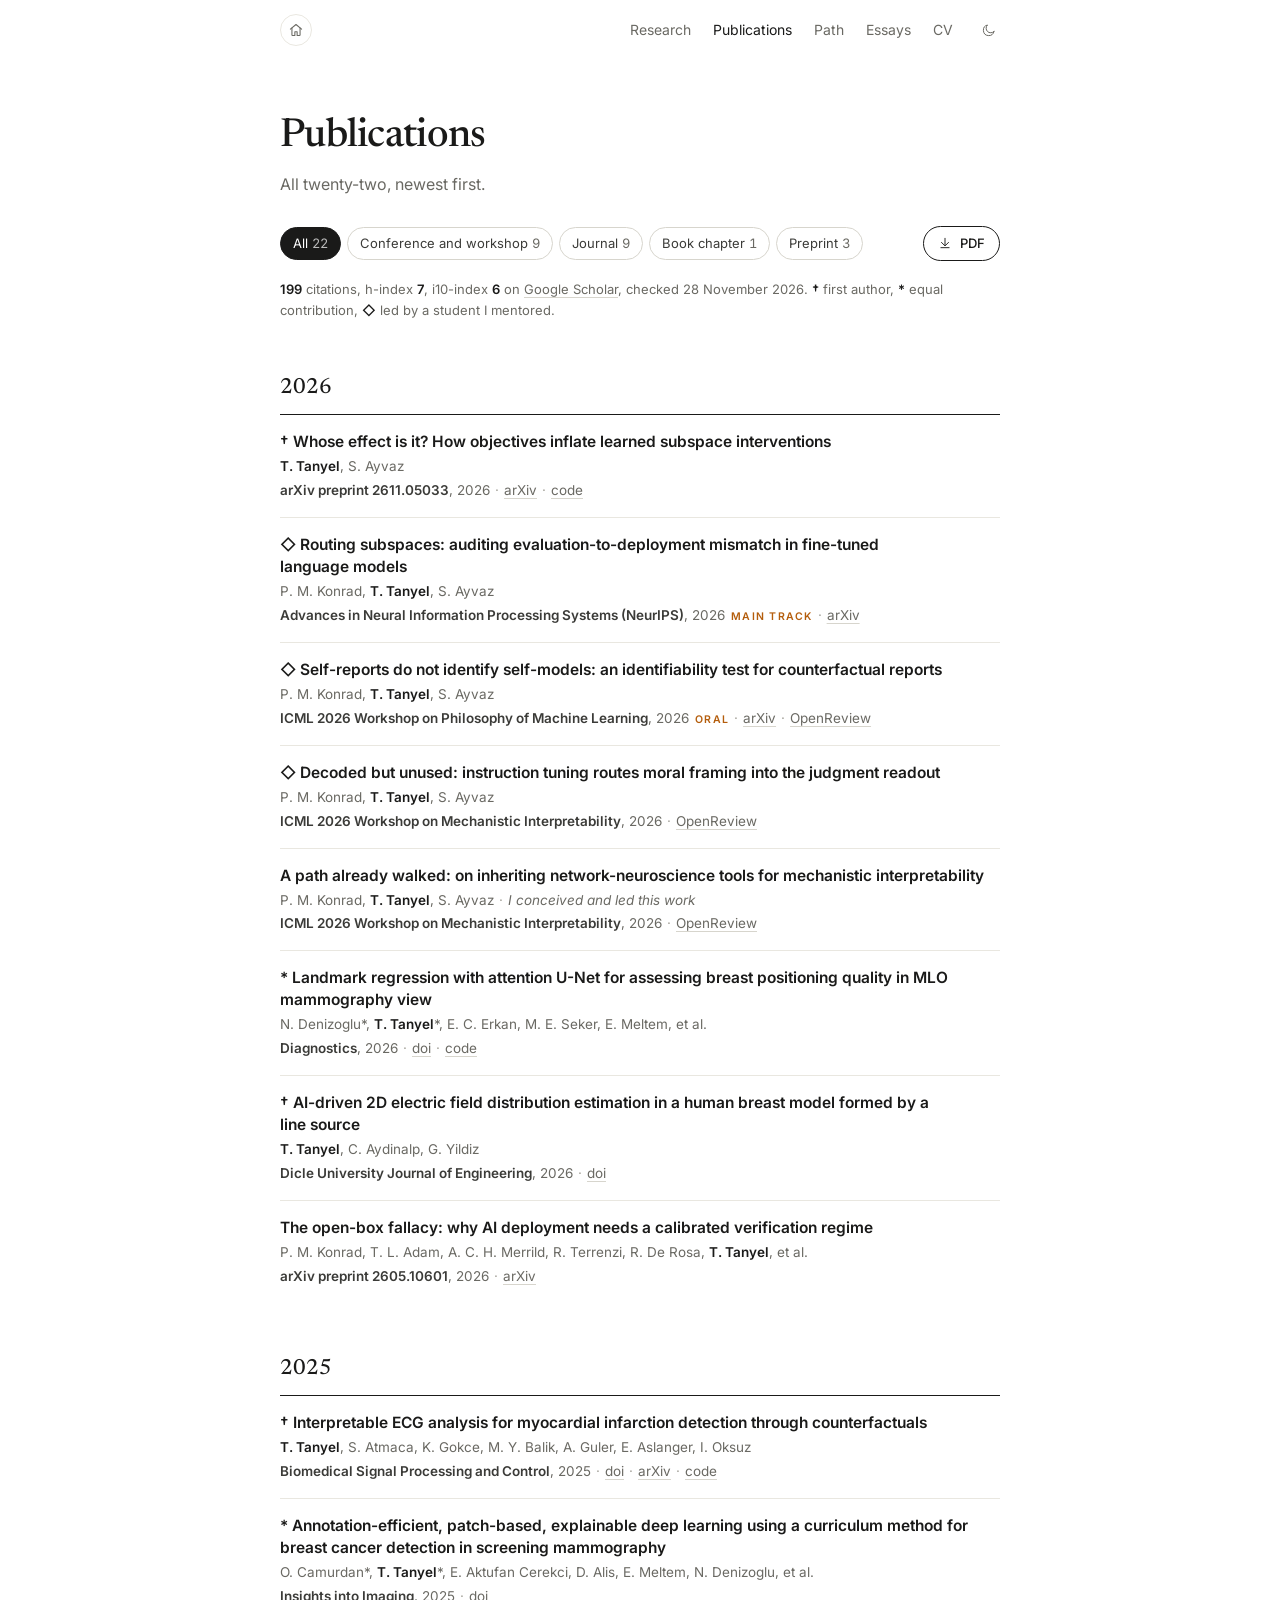
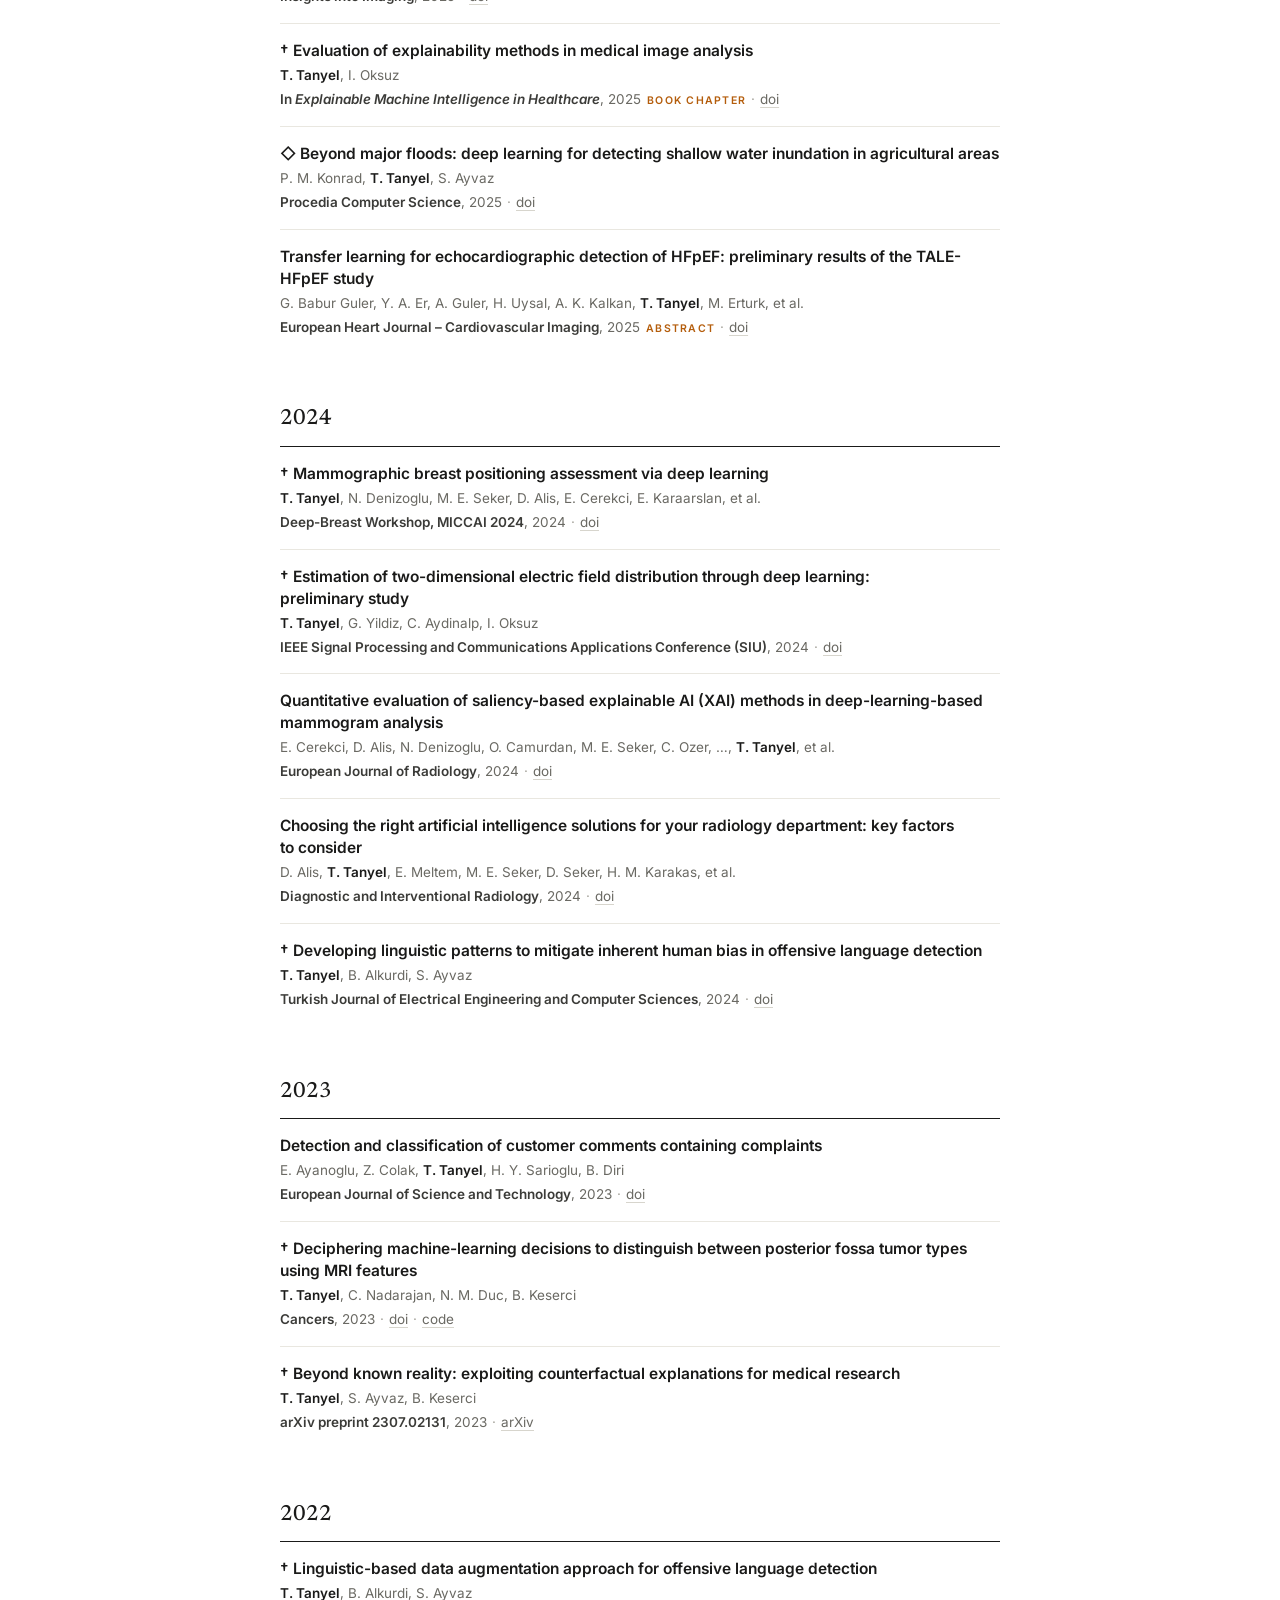
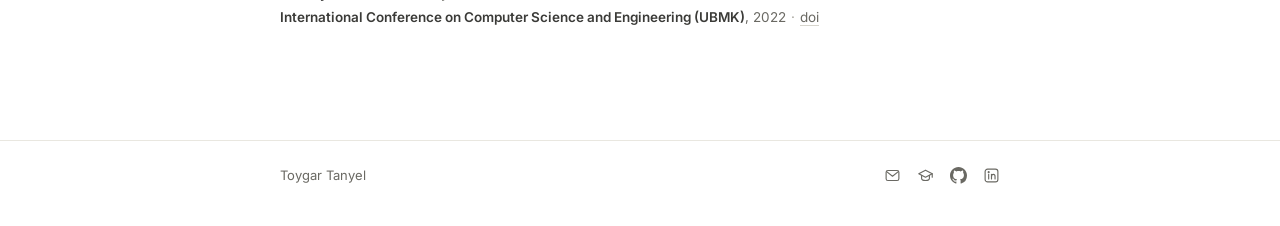
<file: publications.html>
<!doctype html>
<html lang="en">
<head>
<meta charset="utf-8">
<meta name="viewport" content="width=device-width, initial-scale=1">
<title>Publications · Toygar Tanyel</title>
<meta name="description" content="All publications by Toygar Tanyel, newest first.">
<meta name="author" content="Toygar Tanyel">
<link rel="canonical" href="https://tanyelai.github.io/publications">
<meta property="og:title" content="Publications · Toygar Tanyel">
<meta property="og:description" content="All publications, newest first.">
<meta property="og:type" content="article">
<meta property="og:url" content="https://tanyelai.github.io/publications">
<meta property="og:image" content="https://tanyelai.github.io/assets/og.png?v=2">
<meta property="og:image:width" content="1200">
<meta property="og:image:height" content="630">
<meta property="og:image:alt" content="Toygar Tanyel">
<meta name="twitter:card" content="summary_large_image">
<meta name="twitter:title" content="Publications · Toygar Tanyel">
<meta name="twitter:image" content="https://tanyelai.github.io/assets/og.png?v=2">
<link rel="icon" href="/assets/favicon.png?v=4" type="image/png">
<link rel="preconnect" href="https://fonts.googleapis.com">
<link rel="preconnect" href="https://fonts.gstatic.com" crossorigin>
<link href="https://fonts.googleapis.com/css2?family=Inter:ital,wght@0,400..600;1,400&family=Newsreader:ital,opsz,wght@0,6..72,400..600;1,6..72,400..500&display=swap" rel="stylesheet">
<link rel="stylesheet" href="/assets/style.css?v=21">
<script>try{var d=document.documentElement,t=localStorage.getItem("theme"),l=localStorage.getItem("lang");if(t)d.setAttribute("data-theme",t);if(l)d.setAttribute("data-lang",l)}catch(e){}</script>
</head>
<body>

<svg xmlns="http://www.w3.org/2000/svg" aria-hidden="true" style="position:absolute;width:0;height:0;overflow:hidden">
  <symbol id="i-scholar" viewBox="0 0 24 24"><path d="M2.5 9.5 12 4.5l9.5 5-9.5 5z"/><path d="M6.5 11.8v4.4c0 1.4 2.5 2.8 5.5 2.8s5.5-1.4 5.5-2.8v-4.4"/><path d="M21.5 9.5v5"/></symbol>
  <symbol id="i-github" viewBox="0 0 16 16"><path fill="currentColor" stroke="none" d="M8 0C3.58 0 0 3.58 0 8c0 3.54 2.29 6.53 5.47 7.59.4.07.55-.17.55-.38 0-.19-.01-.82-.01-1.49-2.01.37-2.53-.49-2.69-.94-.09-.23-.48-.94-.82-1.13-.28-.15-.68-.52-.01-.53.63-.01 1.08.58 1.23.82.72 1.21 1.87.87 2.33.66.07-.52.28-.87.51-1.07-1.78-.2-3.64-.89-3.64-3.95 0-.87.31-1.59.82-2.15-.08-.2-.36-1.02.08-2.12 0 0 .67-.21 2.2.82.64-.18 1.32-.27 2-.27.68 0 1.36.09 2 .27 1.53-1.04 2.2-.82 2.2-.82.44 1.1.16 1.92.08 2.12.51.56.82 1.27.82 2.15 0 3.07-1.87 3.75-3.65 3.95.29.25.54.73.54 1.48 0 1.07-.01 1.93-.01 2.2 0 .21.15.46.55.38A8.013 8.013 0 0 0 16 8c0-4.42-3.58-8-8-8z"/></symbol>
  <symbol id="i-linkedin" viewBox="0 0 24 24"><rect x="3" y="3" width="18" height="18" rx="3.5"/><path d="M8 10.5V17"/><circle cx="8" cy="7.3" r="0.7" fill="currentColor"/><path d="M12 17v-6.5"/><path d="M12 13.4c0-1.7 1.1-2.9 2.6-2.9s2.4 1.1 2.4 2.9V17"/></symbol>
  <symbol id="i-mail" viewBox="0 0 24 24"><rect x="3" y="5" width="18" height="14" rx="2.5"/><path d="M3.8 6.6 12 13l8.2-6.4"/></symbol>
  <symbol id="i-down" viewBox="0 0 24 24"><path d="M12 4v12"/><path d="m6 11 6 6 6-6"/><path d="M5 20h14"/></symbol>
  <symbol id="i-arrow" viewBox="0 0 24 24"><path d="M7 17 17 7"/><path d="M9 7h8v8"/></symbol>
  <symbol id="i-paper" viewBox="0 0 24 24"><path d="M14 3H7a2 2 0 0 0-2 2v14a2 2 0 0 0 2 2h10a2 2 0 0 0 2-2V8z"/><path d="M14 3v5h5"/><path d="M9 13h6M9 17h4"/></symbol>
  <symbol id="i-mic" viewBox="0 0 24 24"><rect x="9" y="3" width="6" height="11" rx="3"/><path d="M5.5 11a6.5 6.5 0 0 0 13 0"/><path d="M12 17.5V21"/></symbol>
  <symbol id="i-ship" viewBox="0 0 24 24"><path d="M12 3 20 7.5v9L12 21l-8-4.5v-9z"/><path d="M4 7.5 12 12l8-4.5"/><path d="M12 12v9"/></symbol>
  <symbol id="i-work" viewBox="0 0 24 24"><rect x="3" y="7" width="18" height="13" rx="2"/><path d="M9 7V5.5A1.5 1.5 0 0 1 10.5 4h3A1.5 1.5 0 0 1 15 5.5V7"/><path d="M3 12.5h18"/></symbol>
  <symbol id="i-seal" viewBox="0 0 24 24"><circle cx="12" cy="10" r="6"/><path d="M9 15.2 7.5 21l4.5-2.2 4.5 2.2-1.5-5.8"/><path d="m9.6 10 1.7 1.7 3.2-3.4"/></symbol>
</svg>

<header class="site-head">
  <div class="col site-head-inner">
    <a class="site-home" href="/" aria-label="Home" title="Home">
      <svg width="16" height="16" viewBox="0 0 24 24" fill="none" stroke="currentColor"
           stroke-width="1.6" stroke-linecap="round" stroke-linejoin="round" aria-hidden="true">
        <path d="M3.6 10.6 12 3.8l8.4 6.8"></path>
        <path d="M5.9 9v10.4a.9.9 0 0 0 .9.9h3.5v-5.6h3.4v5.6h3.5a.9.9 0 0 0 .9-.9V9"></path>
      </svg>
    </a>
    <nav class="site-nav" aria-label="Site">
      <a href="/research">Research</a>
      <a href="/publications" aria-current="page">Publications</a>
      <a href="/path">Path</a>
      <a href="/essays/">Essays</a>
      <a href="/cv.pdf">CV</a>
    </nav>
    <span class="nav-tools">
      <button class="toggle theme-toggle" type="button" aria-label="Switch to the dark theme">
        <svg class="moon" width="15" height="15" viewBox="0 0 24 24" fill="none" stroke="currentColor"
             stroke-width="1.6" stroke-linecap="round" stroke-linejoin="round" aria-hidden="true">
          <path d="M20.8 13.6A8.6 8.6 0 1 1 10.4 3.2a6.7 6.7 0 0 0 10.4 10.4z"></path>
        </svg>
        <svg class="sun" width="15" height="15" viewBox="0 0 24 24" fill="none" stroke="currentColor"
             stroke-width="1.6" stroke-linecap="round" stroke-linejoin="round" aria-hidden="true">
          <circle cx="12" cy="12" r="4.1"></circle>
          <path d="M12 2.2v2.1M12 19.7v2.1M4.5 4.5l1.5 1.5M18 18l1.5 1.5M2.2 12h2.1M19.7 12h2.1M4.5 19.5L6 18M18 6l1.5-1.5"></path>
        </svg>
      </button>
    </span>
  </div>
</header>

<main class="col page-top">
  <h1 class="page-title">Publications</h1>
  <p class="page-lede">All twenty-two, newest first.</p>

  <div class="pub-tools">
    <div class="filters" role="group" aria-label="Show">
      <button class="filter" type="button" data-type="all" aria-pressed="true">All<span class="n">22</span></button>
      <button class="filter" type="button" data-type="conf" aria-pressed="false">Conference and workshop<span class="n">9</span></button>
      <button class="filter" type="button" data-type="journal" aria-pressed="false">Journal<span class="n">9</span></button>
      <button class="filter" type="button" data-type="chapter" aria-pressed="false">Book chapter<span class="n">1</span></button>
      <button class="filter" type="button" data-type="preprint" aria-pressed="false">Preprint<span class="n">3</span></button>
    </div>
    <a class="pdf" href="/publications.pdf"><svg class="icon" aria-hidden="true"><use href="#i-down"></use></svg>PDF</a>
  </div>

  <p class="pub-note">
    <b data-scholar="citations">199</b> citations, h-index
    <b data-scholar="hindex">7</b>, i10-index <b data-scholar="i10">6</b> on
    <a href="https://scholar.google.com/citations?user=Nj5PIzcAAAAJ" rel="external noopener">Google Scholar</a>,
    checked <span data-scholar="updated">28 November 2026</span>.
    <span class="mk">&dagger;</span> first author,
    <span class="mk">*</span> equal contribution,
    <span class="mk">&#9671;</span> led by a student I mentored.
  </p>

  <h2 class="year" data-year="2026">2026</h2>
    <ol class="pubs" data-year="2026">
      <li class="pub" id="p-whose-effect" data-type="preprint">
        <p class="pub-title"><a href="https://arxiv.org/abs/2611.05033" rel="external noopener">&dagger; Whose effect is it? How objectives inflate learned subspace interventions</a></p>
        <p class="pub-authors"><span class="me">T. Tanyel</span>, <a href="https://sayvaz-mmmi.github.io/" rel="external noopener">S. Ayvaz</a></p>
        <p class="pub-meta"><span class="venue">arXiv preprint 2611.05033</span>, 2026<span class="sep">&middot;</span><a href="https://arxiv.org/abs/2611.05033" rel="external noopener">arXiv</a><span class="sep">&middot;</span><a href="https://github.com/tanyelai/whose-effect" rel="external noopener">code</a></p>
      </li>
      <li class="pub" id="p-routing" data-type="conf">
        <p class="pub-title"><a href="https://arxiv.org/abs/2607.20436" rel="external noopener">&#9671; Routing subspaces: auditing evaluation-to-deployment mismatch in fine-tuned language models</a></p>
        <p class="pub-authors"><a href="https://phomarkon.github.io/" rel="external noopener">P. M. Konrad</a>, <span class="me">T. Tanyel</span>, <a href="https://sayvaz-mmmi.github.io/" rel="external noopener">S. Ayvaz</a></p>
        <p class="pub-meta"><span class="venue">Advances in Neural Information Processing Systems (NeurIPS)</span>, 2026<span class="tag">Main track</span><span class="sep">&middot;</span><a href="https://arxiv.org/abs/2607.20436" rel="external noopener">arXiv</a></p>
      </li>
      <li class="pub" id="p-self-reports" data-type="conf">
        <p class="pub-title"><a href="https://arxiv.org/abs/2609.32449" rel="external noopener">&#9671; Self-reports do not identify self-models: an identifiability test for counterfactual reports</a></p>
        <p class="pub-authors"><a href="https://phomarkon.github.io/" rel="external noopener">P. M. Konrad</a>, <span class="me">T. Tanyel</span>, <a href="https://sayvaz-mmmi.github.io/" rel="external noopener">S. Ayvaz</a></p>
        <p class="pub-meta"><span class="venue">ICML 2026 Workshop on Philosophy of Machine Learning</span>, 2026<span class="tag">Oral</span><span class="sep">&middot;</span><a href="https://arxiv.org/abs/2609.32449" rel="external noopener">arXiv</a><span class="sep">&middot;</span><a href="https://openreview.net/forum?id=iBq4yYwYfd" rel="external noopener">OpenReview</a></p>
      </li>
      <li class="pub" id="p-decoded" data-type="conf">
        <p class="pub-title"><a href="https://openreview.net/forum?id=da9ylT2doy" rel="external noopener">&#9671; Decoded but unused: instruction tuning routes moral framing into the judgment readout</a></p>
        <p class="pub-authors"><a href="https://phomarkon.github.io/" rel="external noopener">P. M. Konrad</a>, <span class="me">T. Tanyel</span>, <a href="https://sayvaz-mmmi.github.io/" rel="external noopener">S. Ayvaz</a></p>
        <p class="pub-meta"><span class="venue">ICML 2026 Workshop on Mechanistic Interpretability</span>, 2026<span class="sep">&middot;</span><a href="https://openreview.net/forum?id=da9ylT2doy" rel="external noopener">OpenReview</a></p>
      </li>
      <li class="pub" id="p-path-walked" data-type="conf">
        <p class="pub-title"><a href="https://openreview.net/forum?id=dSfjkJB3bQ" rel="external noopener">A path already walked: on inheriting network-neuroscience tools for mechanistic interpretability</a></p>
        <p class="pub-authors"><a href="https://phomarkon.github.io/" rel="external noopener">P. M. Konrad</a>, <span class="me">T. Tanyel</span>, <a href="https://sayvaz-mmmi.github.io/" rel="external noopener">S. Ayvaz</a><span class="sep">&middot;</span><span class="role">I conceived and led this work</span></p>
        <p class="pub-meta"><span class="venue">ICML 2026 Workshop on Mechanistic Interpretability</span>, 2026<span class="sep">&middot;</span><a href="https://openreview.net/forum?id=dSfjkJB3bQ" rel="external noopener">OpenReview</a></p>
      </li>
      <li class="pub" id="p-landmark" data-type="journal">
        <p class="pub-title"><a href="https://doi.org/10.3390/diagnostics16142262" rel="external noopener">* Landmark regression with attention U-Net for assessing breast positioning quality in MLO mammography view</a></p>
        <p class="pub-authors">N. Denizoglu*, <span class="me">T. Tanyel</span>*, E. C. Erkan, M. E. Seker, E. Meltem, et al.</p>
        <p class="pub-meta"><span class="venue">Diagnostics</span>, 2026<span class="sep">&middot;</span><a href="https://doi.org/10.3390/diagnostics16142262" rel="external noopener">doi</a><span class="sep">&middot;</span><a href="https://github.com/tanyelai/deep-breast-positioning" rel="external noopener">code</a></p>
      </li>
      <li class="pub" id="p-efield-breast" data-type="journal">
        <p class="pub-title"><a href="https://doi.org/10.24012/dumf.1766927" rel="external noopener">&dagger; AI-driven 2D electric field distribution estimation in a human breast model formed by a line source</a></p>
        <p class="pub-authors"><span class="me">T. Tanyel</span>, C. Aydinalp, G. Yildiz</p>
        <p class="pub-meta"><span class="venue">Dicle University Journal of Engineering</span>, 2026<span class="sep">&middot;</span><a href="https://doi.org/10.24012/dumf.1766927" rel="external noopener">doi</a></p>
      </li>
      <li class="pub" id="p-open-box" data-type="preprint">
        <p class="pub-title"><a href="https://arxiv.org/abs/2605.10601" rel="external noopener">The open-box fallacy: why AI deployment needs a calibrated verification regime</a></p>
        <p class="pub-authors"><a href="https://phomarkon.github.io/" rel="external noopener">P. M. Konrad</a>, T. L. Adam, A. C. H. Merrild, R. Terrenzi, R. De Rosa, <span class="me">T. Tanyel</span>, et al.</p>
        <p class="pub-meta"><span class="venue">arXiv preprint 2605.10601</span>, 2026<span class="sep">&middot;</span><a href="https://arxiv.org/abs/2605.10601" rel="external noopener">arXiv</a></p>
      </li>
    </ol>
  <h2 class="year" data-year="2025">2025</h2>
    <ol class="pubs" data-year="2025">
      <li class="pub" id="p-ecg" data-type="journal">
        <p class="pub-title"><a href="https://doi.org/10.1016/j.bspc.2024.107227" rel="external noopener">&dagger; Interpretable ECG analysis for myocardial infarction detection through counterfactuals</a></p>
        <p class="pub-authors"><span class="me">T. Tanyel</span>, S. Atmaca, K. Gokce, M. Y. Balik, A. Guler, E. Aslanger, <a href="https://sites.google.com/view/oksuzilkay" rel="external noopener">I. Oksuz</a></p>
        <p class="pub-meta"><span class="venue">Biomedical Signal Processing and Control</span>, 2025<span class="sep">&middot;</span><a href="https://doi.org/10.1016/j.bspc.2024.107227" rel="external noopener">doi</a><span class="sep">&middot;</span><a href="https://arxiv.org/abs/2312.08304" rel="external noopener">arXiv</a><span class="sep">&middot;</span><a href="https://github.com/tanyelai/vcce" rel="external noopener">code</a></p>
      </li>
      <li class="pub" id="p-curriculum" data-type="journal">
        <p class="pub-title"><a href="https://doi.org/10.1186/s13244-025-01922-w" rel="external noopener">* Annotation-efficient, patch-based, explainable deep learning using a curriculum method for breast cancer detection in screening mammography</a></p>
        <p class="pub-authors">O. Camurdan*, <span class="me">T. Tanyel</span>*, E. Aktufan Cerekci, D. Alis, E. Meltem, N. Denizoglu, et al.</p>
        <p class="pub-meta"><span class="venue">Insights into Imaging</span>, 2025<span class="sep">&middot;</span><a href="https://doi.org/10.1186/s13244-025-01922-w" rel="external noopener">doi</a></p>
      </li>
      <li class="pub" id="p-chapter" data-type="chapter">
        <p class="pub-title"><a href="https://doi.org/10.1007/978-3-031-91379-2_10" rel="external noopener">&dagger; Evaluation of explainability methods in medical image analysis</a></p>
        <p class="pub-authors"><span class="me">T. Tanyel</span>, <a href="https://sites.google.com/view/oksuzilkay" rel="external noopener">I. Oksuz</a></p>
        <p class="pub-meta"><span class="venue">In <em>Explainable Machine Intelligence in Healthcare</em></span>, 2025<span class="tag">Book chapter</span><span class="sep">&middot;</span><a href="https://doi.org/10.1007/978-3-031-91379-2_10" rel="external noopener">doi</a></p>
      </li>
      <li class="pub" id="p-floods" data-type="conf">
        <p class="pub-title"><a href="https://doi.org/10.1016/j.procs.2025.09.149" rel="external noopener">&#9671; Beyond major floods: deep learning for detecting shallow water inundation in agricultural areas</a></p>
        <p class="pub-authors"><a href="https://phomarkon.github.io/" rel="external noopener">P. M. Konrad</a>, <span class="me">T. Tanyel</span>, <a href="https://sayvaz-mmmi.github.io/" rel="external noopener">S. Ayvaz</a></p>
        <p class="pub-meta"><span class="venue">Procedia Computer Science</span>, 2025<span class="sep">&middot;</span><a href="https://doi.org/10.1016/j.procs.2025.09.149" rel="external noopener">doi</a></p>
      </li>
      <li class="pub" id="p-hfpef" data-type="conf">
        <p class="pub-title"><a href="https://doi.org/10.1093/ehjci/jeae333.009" rel="external noopener">Transfer learning for echocardiographic detection of HFpEF: preliminary results of the TALE-HFpEF study</a></p>
        <p class="pub-authors">G. Babur Guler, Y. A. Er, A. Guler, H. Uysal, A. K. Kalkan, <span class="me">T. Tanyel</span>, M. Erturk, et al.</p>
        <p class="pub-meta"><span class="venue">European Heart Journal&nbsp;&ndash;&nbsp;Cardiovascular Imaging</span>, 2025<span class="tag">Abstract</span><span class="sep">&middot;</span><a href="https://doi.org/10.1093/ehjci/jeae333.009" rel="external noopener">doi</a></p>
      </li>
    </ol>
  <h2 class="year" data-year="2024">2024</h2>
    <ol class="pubs" data-year="2024">
      <li class="pub" id="p-positioning" data-type="conf">
        <p class="pub-title"><a href="https://doi.org/10.1007/978-3-031-77789-9_11" rel="external noopener">&dagger; Mammographic breast positioning assessment via deep learning</a></p>
        <p class="pub-authors"><span class="me">T. Tanyel</span>, N. Denizoglu, M. E. Seker, D. Alis, E. Cerekci, E. Karaarslan, et al.</p>
        <p class="pub-meta"><span class="venue">Deep-Breast Workshop, MICCAI 2024</span>, 2024<span class="sep">&middot;</span><a href="https://doi.org/10.1007/978-3-031-77789-9_11" rel="external noopener">doi</a></p>
      </li>
      <li class="pub" id="p-efield" data-type="conf">
        <p class="pub-title"><a href="https://doi.org/10.1109/SIU61531.2024.10600839" rel="external noopener">&dagger; Estimation of two-dimensional electric field distribution through deep learning: preliminary study</a></p>
        <p class="pub-authors"><span class="me">T. Tanyel</span>, G. Yildiz, C. Aydinalp, <a href="https://sites.google.com/view/oksuzilkay" rel="external noopener">I. Oksuz</a></p>
        <p class="pub-meta"><span class="venue">IEEE Signal Processing and Communications Applications Conference (SIU)</span>, 2024<span class="sep">&middot;</span><a href="https://doi.org/10.1109/SIU61531.2024.10600839" rel="external noopener">doi</a></p>
      </li>
      <li class="pub" id="p-saliency" data-type="journal">
        <p class="pub-title"><a href="https://doi.org/10.1016/j.ejrad.2024.111356" rel="external noopener">Quantitative evaluation of saliency-based explainable AI (XAI) methods in deep-learning-based mammogram analysis</a></p>
        <p class="pub-authors">E. Cerekci, D. Alis, N. Denizoglu, O. Camurdan, M. E. Seker, C. Ozer, &hellip;, <span class="me">T. Tanyel</span>, et al.</p>
        <p class="pub-meta"><span class="venue">European Journal of Radiology</span>, 2024<span class="sep">&middot;</span><a href="https://doi.org/10.1016/j.ejrad.2024.111356" rel="external noopener">doi</a></p>
      </li>
      <li class="pub" id="p-radiology" data-type="journal">
        <p class="pub-title"><a href="https://doi.org/10.4274/dir.2024.232658" rel="external noopener">Choosing the right artificial intelligence solutions for your radiology department: key factors to consider</a></p>
        <p class="pub-authors">D. Alis, <span class="me">T. Tanyel</span>, E. Meltem, M. E. Seker, D. Seker, H. M. Karakas, et al.</p>
        <p class="pub-meta"><span class="venue">Diagnostic and Interventional Radiology</span>, 2024<span class="sep">&middot;</span><a href="https://doi.org/10.4274/dir.2024.232658" rel="external noopener">doi</a></p>
      </li>
      <li class="pub" id="p-ling-patterns" data-type="journal">
        <p class="pub-title"><a href="https://doi.org/10.55730/1300-0632.4105" rel="external noopener">&dagger; Developing linguistic patterns to mitigate inherent human bias in offensive language detection</a></p>
        <p class="pub-authors"><span class="me">T. Tanyel</span>, B. Alkurdi, <a href="https://sayvaz-mmmi.github.io/" rel="external noopener">S. Ayvaz</a></p>
        <p class="pub-meta"><span class="venue">Turkish Journal of Electrical Engineering and Computer Sciences</span>, 2024<span class="sep">&middot;</span><a href="https://doi.org/10.55730/1300-0632.4105" rel="external noopener">doi</a></p>
      </li>
    </ol>
  <h2 class="year" data-year="2023">2023</h2>
    <ol class="pubs" data-year="2023">
      <li class="pub" id="p-complaints" data-type="journal">
        <p class="pub-title"><a href="https://doi.org/10.5281/zenodo.10254498" rel="external noopener">Detection and classification of customer comments containing complaints</a></p>
        <p class="pub-authors">E. Ayanoglu, Z. Colak, <span class="me">T. Tanyel</span>, H. Y. Sarioglu, B. Diri</p>
        <p class="pub-meta"><span class="venue">European Journal of Science and Technology</span>, 2023<span class="sep">&middot;</span><a href="https://doi.org/10.5281/zenodo.10254498" rel="external noopener">doi</a></p>
      </li>
      <li class="pub" id="p-posterior-fossa" data-type="journal">
        <p class="pub-title"><a href="https://doi.org/10.3390/cancers15164015" rel="external noopener">&dagger; Deciphering machine-learning decisions to distinguish between posterior fossa tumor types using MRI features</a></p>
        <p class="pub-authors"><span class="me">T. Tanyel</span>, C. Nadarajan, N. M. Duc, B. Keserci</p>
        <p class="pub-meta"><span class="venue">Cancers</span>, 2023<span class="sep">&middot;</span><a href="https://doi.org/10.3390/cancers15164015" rel="external noopener">doi</a><span class="sep">&middot;</span><a href="https://github.com/tanyelai/save-the-kid" rel="external noopener">code</a></p>
      </li>
      <li class="pub" id="p-beyond-known-reality" data-type="preprint">
        <p class="pub-title"><a href="https://arxiv.org/abs/2307.02131" rel="external noopener">&dagger; Beyond known reality: exploiting counterfactual explanations for medical research</a></p>
        <p class="pub-authors"><span class="me">T. Tanyel</span>, <a href="https://sayvaz-mmmi.github.io/" rel="external noopener">S. Ayvaz</a>, B. Keserci</p>
        <p class="pub-meta"><span class="venue">arXiv preprint 2307.02131</span>, 2023<span class="sep">&middot;</span><a href="https://arxiv.org/abs/2307.02131" rel="external noopener">arXiv</a></p>
      </li>
    </ol>
  <h2 class="year" data-year="2022">2022</h2>
    <ol class="pubs" data-year="2022">
      <li class="pub" id="p-ling-aug" data-type="conf">
        <p class="pub-title"><a href="https://doi.org/10.1109/UBMK55850.2022.9919562" rel="external noopener">&dagger; Linguistic-based data augmentation approach for offensive language detection</a></p>
        <p class="pub-authors"><span class="me">T. Tanyel</span>, B. Alkurdi, <a href="https://sayvaz-mmmi.github.io/" rel="external noopener">S. Ayvaz</a></p>
        <p class="pub-meta"><span class="venue">International Conference on Computer Science and Engineering (UBMK)</span>, 2022<span class="sep">&middot;</span><a href="https://doi.org/10.1109/UBMK55850.2022.9919562" rel="external noopener">doi</a></p>
      </li>
    </ol>
</main>

<footer class="site-foot">
  <div class="col site-foot-inner">
    <span><a href="/">Toygar Tanyel</a></span>
    <span class="contact-row">
      <a class="icon-link" href="mailto:contact.toygar@gmail.com" aria-label="Email" title="Email"><svg class="icon" aria-hidden="true"><use href="#i-mail"></use></svg></a>
      <a class="icon-link" href="https://scholar.google.com/citations?user=Nj5PIzcAAAAJ" rel="external noopener" aria-label="Google Scholar" title="Google Scholar"><svg class="icon" aria-hidden="true"><use href="#i-scholar"></use></svg></a>
      <a class="icon-link" href="https://github.com/tanyelai" rel="external noopener" aria-label="GitHub" title="GitHub"><svg class="icon" aria-hidden="true"><use href="#i-github"></use></svg></a>
      <a class="icon-link" href="https://linkedin.com/in/toygar-tanyel" rel="external noopener" aria-label="LinkedIn" title="LinkedIn"><svg class="icon" aria-hidden="true"><use href="#i-linkedin"></use></svg></a>
    </span>
  </div>
</footer>

<script src="/assets/site.js?v=21" defer></script>

</body>
</html>
</file>
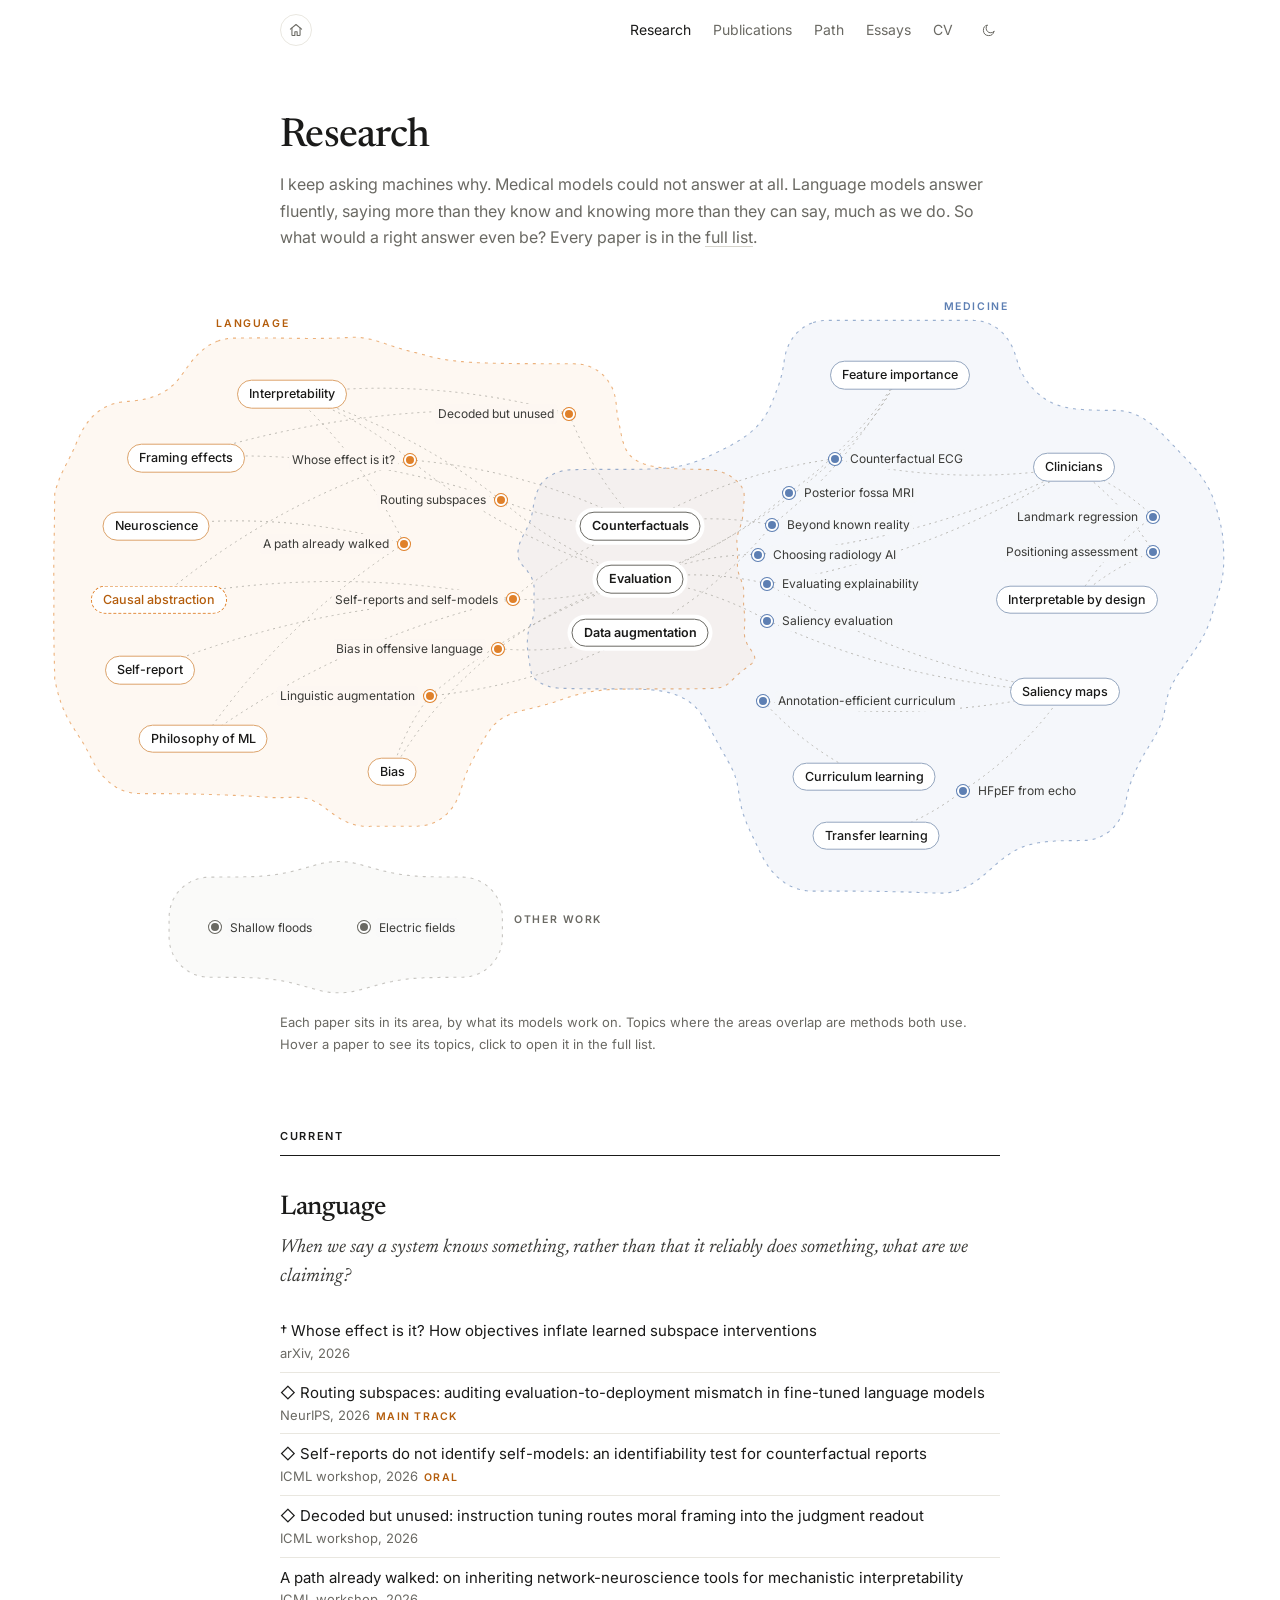
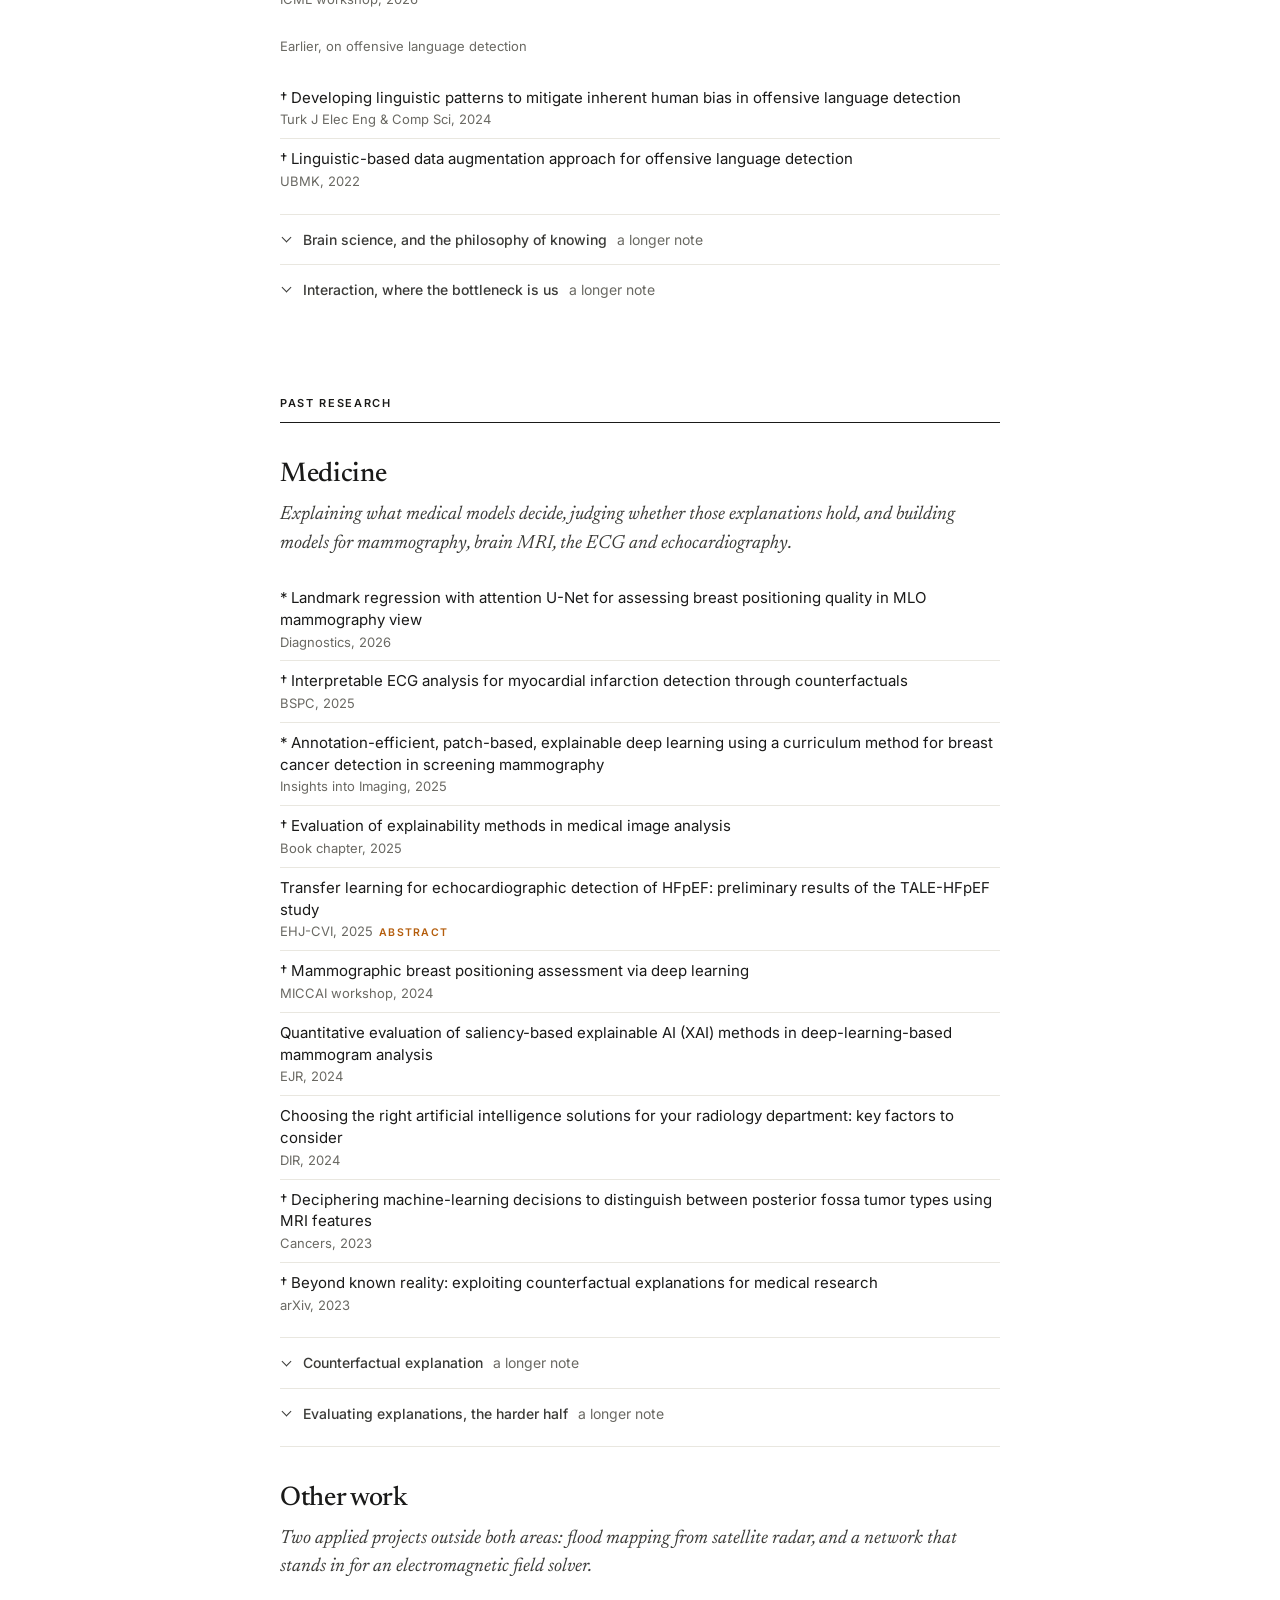
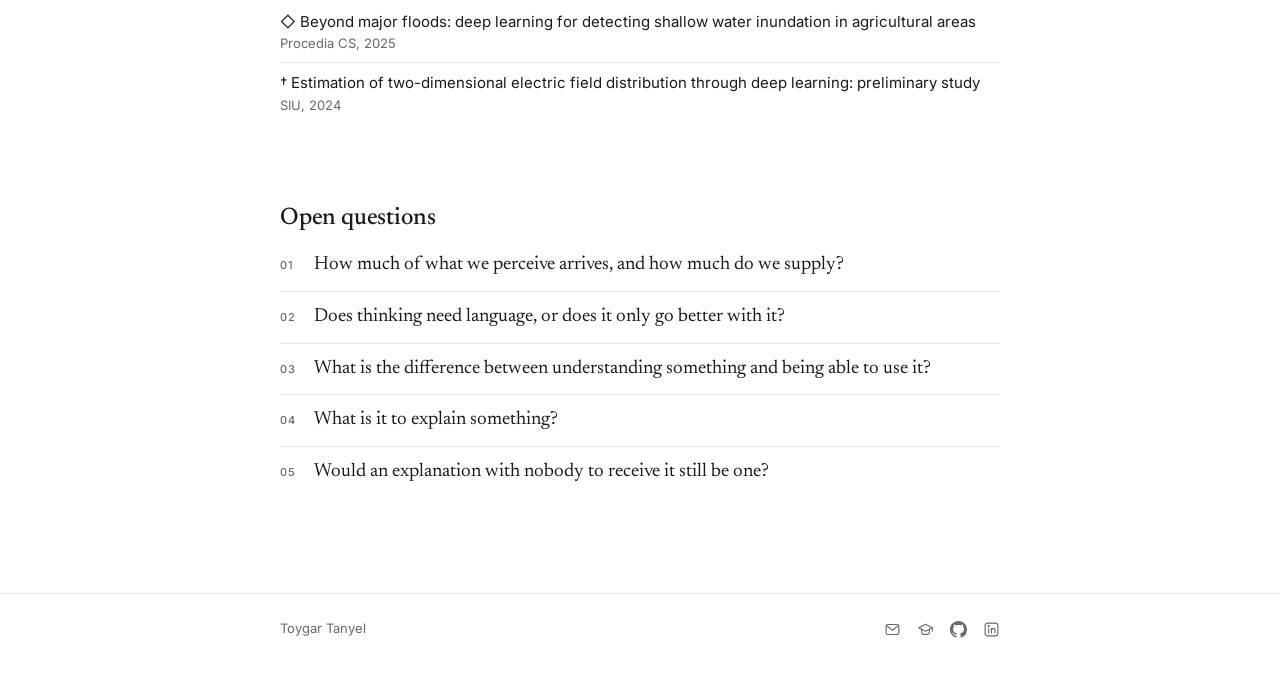
<file: research.html>
<!doctype html>
<html lang="en">
<head>
<meta charset="utf-8">
<meta name="viewport" content="width=device-width, initial-scale=1">
<title>Research · Toygar Tanyel</title>
<meta name="description" content="Toygar Tanyel on interpretability and self-report in language models, counterfactual explanation, and how explanations are evaluated.">
<meta name="author" content="Toygar Tanyel">
<link rel="canonical" href="https://tanyelai.github.io/research">
<meta property="og:title" content="Research · Toygar Tanyel">
<meta property="og:description" content="What the papers are about, and how they connect.">
<meta property="og:type" content="article">
<meta property="og:url" content="https://tanyelai.github.io/research">
<meta property="og:image" content="https://tanyelai.github.io/assets/og.png?v=2">
<meta property="og:image:width" content="1200">
<meta property="og:image:height" content="630">
<meta property="og:image:alt" content="Toygar Tanyel">
<meta name="twitter:card" content="summary_large_image">
<meta name="twitter:title" content="Research · Toygar Tanyel">
<meta name="twitter:image" content="https://tanyelai.github.io/assets/og.png?v=2">
<link rel="icon" href="/assets/favicon.png?v=4" type="image/png">
<link rel="preconnect" href="https://fonts.googleapis.com">
<link rel="preconnect" href="https://fonts.gstatic.com" crossorigin>
<link href="https://fonts.googleapis.com/css2?family=Inter:ital,wght@0,400..600;1,400&family=Newsreader:ital,opsz,wght@0,6..72,400..600;1,6..72,400..500&display=swap" rel="stylesheet">
<link rel="stylesheet" href="/assets/style.css?v=21">
<script>try{var d=document.documentElement,t=localStorage.getItem("theme"),l=localStorage.getItem("lang");if(t)d.setAttribute("data-theme",t);if(l)d.setAttribute("data-lang",l)}catch(e){}</script>
</head>
<body>

<svg xmlns="http://www.w3.org/2000/svg" aria-hidden="true" style="position:absolute;width:0;height:0;overflow:hidden">
  <symbol id="i-scholar" viewBox="0 0 24 24"><path d="M2.5 9.5 12 4.5l9.5 5-9.5 5z"/><path d="M6.5 11.8v4.4c0 1.4 2.5 2.8 5.5 2.8s5.5-1.4 5.5-2.8v-4.4"/><path d="M21.5 9.5v5"/></symbol>
  <symbol id="i-github" viewBox="0 0 16 16"><path fill="currentColor" stroke="none" d="M8 0C3.58 0 0 3.58 0 8c0 3.54 2.29 6.53 5.47 7.59.4.07.55-.17.55-.38 0-.19-.01-.82-.01-1.49-2.01.37-2.53-.49-2.69-.94-.09-.23-.48-.94-.82-1.13-.28-.15-.68-.52-.01-.53.63-.01 1.08.58 1.23.82.72 1.21 1.87.87 2.33.66.07-.52.28-.87.51-1.07-1.78-.2-3.64-.89-3.64-3.95 0-.87.31-1.59.82-2.15-.08-.2-.36-1.02.08-2.12 0 0 .67-.21 2.2.82.64-.18 1.32-.27 2-.27.68 0 1.36.09 2 .27 1.53-1.04 2.2-.82 2.2-.82.44 1.1.16 1.92.08 2.12.51.56.82 1.27.82 2.15 0 3.07-1.87 3.75-3.65 3.95.29.25.54.73.54 1.48 0 1.07-.01 1.93-.01 2.2 0 .21.15.46.55.38A8.013 8.013 0 0 0 16 8c0-4.42-3.58-8-8-8z"/></symbol>
  <symbol id="i-linkedin" viewBox="0 0 24 24"><rect x="3" y="3" width="18" height="18" rx="3.5"/><path d="M8 10.5V17"/><circle cx="8" cy="7.3" r="0.7" fill="currentColor"/><path d="M12 17v-6.5"/><path d="M12 13.4c0-1.7 1.1-2.9 2.6-2.9s2.4 1.1 2.4 2.9V17"/></symbol>
  <symbol id="i-mail" viewBox="0 0 24 24"><rect x="3" y="5" width="18" height="14" rx="2.5"/><path d="M3.8 6.6 12 13l8.2-6.4"/></symbol>
  <symbol id="i-down" viewBox="0 0 24 24"><path d="M12 4v12"/><path d="m6 11 6 6 6-6"/><path d="M5 20h14"/></symbol>
  <symbol id="i-arrow" viewBox="0 0 24 24"><path d="M7 17 17 7"/><path d="M9 7h8v8"/></symbol>
  <symbol id="i-paper" viewBox="0 0 24 24"><path d="M14 3H7a2 2 0 0 0-2 2v14a2 2 0 0 0 2 2h10a2 2 0 0 0 2-2V8z"/><path d="M14 3v5h5"/><path d="M9 13h6M9 17h4"/></symbol>
  <symbol id="i-mic" viewBox="0 0 24 24"><rect x="9" y="3" width="6" height="11" rx="3"/><path d="M5.5 11a6.5 6.5 0 0 0 13 0"/><path d="M12 17.5V21"/></symbol>
  <symbol id="i-ship" viewBox="0 0 24 24"><path d="M12 3 20 7.5v9L12 21l-8-4.5v-9z"/><path d="M4 7.5 12 12l8-4.5"/><path d="M12 12v9"/></symbol>
  <symbol id="i-work" viewBox="0 0 24 24"><rect x="3" y="7" width="18" height="13" rx="2"/><path d="M9 7V5.5A1.5 1.5 0 0 1 10.5 4h3A1.5 1.5 0 0 1 15 5.5V7"/><path d="M3 12.5h18"/></symbol>
  <symbol id="i-seal" viewBox="0 0 24 24"><circle cx="12" cy="10" r="6"/><path d="M9 15.2 7.5 21l4.5-2.2 4.5 2.2-1.5-5.8"/><path d="m9.6 10 1.7 1.7 3.2-3.4"/></symbol>
</svg>

<header class="site-head">
  <div class="col site-head-inner">
    <a class="site-home" href="/" aria-label="Home" title="Home">
      <svg width="16" height="16" viewBox="0 0 24 24" fill="none" stroke="currentColor"
           stroke-width="1.6" stroke-linecap="round" stroke-linejoin="round" aria-hidden="true">
        <path d="M3.6 10.6 12 3.8l8.4 6.8"></path>
        <path d="M5.9 9v10.4a.9.9 0 0 0 .9.9h3.5v-5.6h3.4v5.6h3.5a.9.9 0 0 0 .9-.9V9"></path>
      </svg>
    </a>
    <nav class="site-nav" aria-label="Site">
      <a href="/research" aria-current="page">Research</a>
      <a href="/publications">Publications</a>
      <a href="/path">Path</a>
      <a href="/essays/">Essays</a>
      <a href="/cv.pdf">CV</a>
    </nav>
    <span class="nav-tools">
      <button class="toggle theme-toggle" type="button" aria-label="Switch to the dark theme">
        <svg class="moon" width="15" height="15" viewBox="0 0 24 24" fill="none" stroke="currentColor"
             stroke-width="1.6" stroke-linecap="round" stroke-linejoin="round" aria-hidden="true">
          <path d="M20.8 13.6A8.6 8.6 0 1 1 10.4 3.2a6.7 6.7 0 0 0 10.4 10.4z"></path>
        </svg>
        <svg class="sun" width="15" height="15" viewBox="0 0 24 24" fill="none" stroke="currentColor"
             stroke-width="1.6" stroke-linecap="round" stroke-linejoin="round" aria-hidden="true">
          <circle cx="12" cy="12" r="4.1"></circle>
          <path d="M12 2.2v2.1M12 19.7v2.1M4.5 4.5l1.5 1.5M18 18l1.5 1.5M2.2 12h2.1M19.7 12h2.1M4.5 19.5L6 18M18 6l1.5-1.5"></path>
        </svg>
      </button>
    </span>
  </div>
</header>

<main>
<div class="col page-top">
  <h1 class="page-title">Research</h1>
  <p class="page-lede">I keep asking machines why. Medical models could not answer at all. Language models answer fluently, saying more than they know and knowing more than they can say, much as we do. So what would a right answer even be? Every paper is in the <a href="/publications">full list</a>.</p>
</div>

<figure class="landscape wide" aria-label="A map of the papers by area and topic">
  <div class="ls-scroll">
    <div class="ls-canvas">
      <svg viewBox="0 0 1000 600" aria-hidden="true" focusable="false">
      </svg>
      <span class="ls-area ls-area--lang" data-region="lang" data-anchor="top">Language</span>
      <span class="ls-area ls-area--med" data-region="med" data-anchor="top">Medicine</span>
      <span class="ls-area ls-area--other" data-region="other" data-anchor="right">Other work</span>
      <span class="ls-node ls-topic ls-topic--lang" data-id="interp" style="left:20.50%;top:14.67%" data-home="lang">Interpretability</span>
      <span class="ls-node ls-topic ls-topic--lang" data-id="framing" style="left:11.50%;top:23.67%" data-home="lang">Framing effects</span>
      <span class="ls-node ls-topic ls-topic--lang" data-id="neuro" style="left:9.00%;top:33.33%" data-home="lang">Neuroscience</span>
      <span class="ls-node ls-topic ls-topic--lang ls-topic--dir" data-id="ca" style="left:9.20%;top:43.67%" data-home="lang" title="Where the current work is heading">Causal abstraction</span>
      <span class="ls-node ls-topic ls-topic--lang" data-id="selfrep" style="left:8.50%;top:53.67%" data-home="lang">Self-report</span>
      <span class="ls-node ls-topic ls-topic--lang" data-id="phil" style="left:13.00%;top:63.33%" data-home="lang">Philosophy of ML</span>
      <span class="ls-node ls-topic ls-topic--lang" data-id="bias" style="left:29.00%;top:68.00%" data-home="lang">Bias</span>
      <span class="ls-node ls-topic ls-topic--hub" data-id="cfi" style="left:50.00%;top:33.33%" data-regions="lang med">Counterfactuals</span>
      <span class="ls-node ls-topic ls-topic--hub" data-id="evalh" style="left:50.00%;top:40.83%" data-regions="lang med">Evaluation</span>
      <span class="ls-node ls-topic ls-topic--hub" data-id="aug" style="left:50.00%;top:48.33%" data-regions="lang med">Data augmentation</span>
      <span class="ls-node ls-topic ls-topic--med" data-id="featimp" style="left:72.00%;top:12.00%" data-home="med">Feature importance</span>
      <span class="ls-node ls-topic ls-topic--med" data-id="clin" style="left:86.80%;top:25.00%" data-home="med">Clinicians</span>
      <span class="ls-node ls-topic ls-topic--med" data-id="sal" style="left:86.00%;top:56.67%" data-home="med">Saliency maps</span>
      <span class="ls-node ls-topic ls-topic--med" data-id="design" style="left:87.00%;top:43.67%" data-home="med">Interpretable by design</span>
      <span class="ls-node ls-topic ls-topic--med" data-id="curric" style="left:69.00%;top:68.67%" data-home="med">Curriculum learning</span>
      <span class="ls-node ls-topic ls-topic--med" data-id="transfer" style="left:70.00%;top:77.00%" data-home="med">Transfer learning</span>
      <a class="ls-node ls-paper ls-paper--lang ls-left" href="/publications#p-whose-effect" data-id="whose-effect" data-area="lang" data-topics="interp ca cfi evalh" data-bends="0.1 0.1 -0.1 0.1" data-title="† Whose effect is it? How objectives inflate learned subspace interventions" data-meta="arXiv, 2026" aria-label="Whose effect is it? How objectives inflate learned subspace interventions, arXiv, 2026" style="left:30.50%;top:24.00%"><span class="ls-dot"></span><span class="ls-label">Whose effect is it?</span></a>
      <a class="ls-node ls-paper ls-paper--lang ls-left" href="/publications#p-decoded" data-id="decoded" data-area="lang" data-topics="interp framing cfi" data-bends="0.1 0.1 0.1" data-title="◇ Decoded but unused: instruction tuning routes moral framing into the judgment readout" data-meta="ICML workshop, 2026" aria-label="Decoded but unused: instruction tuning routes moral framing into the judgment readout, ICML workshop, 2026" style="left:44.00%;top:17.50%"><span class="ls-dot"></span><span class="ls-label">Decoded but unused</span></a>
      <a class="ls-node ls-paper ls-paper--lang ls-left" href="/publications#p-routing" data-id="routing" data-area="lang" data-topics="interp framing cfi evalh" data-bends="0.1 0.1 0.1 0.1" data-title="◇ Routing subspaces: auditing evaluation-to-deployment mismatch in fine-tuned language models" data-meta="NeurIPS, 2026 · Main track" aria-label="Routing subspaces: auditing evaluation-to-deployment mismatch in fine-tuned language models, NeurIPS, 2026 · Main track" style="left:38.20%;top:29.67%"><span class="ls-dot"></span><span class="ls-label">Routing subspaces</span></a>
      <a class="ls-node ls-paper ls-paper--lang ls-left" href="/publications#p-path-walked" data-id="path-walked" data-area="lang" data-topics="interp neuro phil" data-bends="0.1 0.1 0.1" data-title="A path already walked: on inheriting network-neuroscience tools for mechanistic interpretability" data-meta="ICML workshop, 2026" aria-label="A path already walked: on inheriting network-neuroscience tools for mechanistic interpretability, ICML workshop, 2026" style="left:30.00%;top:35.83%"><span class="ls-dot"></span><span class="ls-label">A path already walked</span></a>
      <a class="ls-node ls-paper ls-paper--lang ls-left" href="/publications#p-self-reports" data-id="self-reports" data-area="lang" data-topics="selfrep phil ca cfi evalh" data-bends="0.1 0.1 0.1 -0.1 0.1" data-title="◇ Self-reports do not identify self-models: an identifiability test for counterfactual reports" data-meta="ICML workshop, 2026 · Oral" aria-label="Self-reports do not identify self-models: an identifiability test for counterfactual reports, ICML workshop, 2026 · Oral" style="left:39.20%;top:43.67%"><span class="ls-dot"></span><span class="ls-label">Self-reports and self-models</span></a>
      <a class="ls-node ls-paper ls-paper--lang ls-left" href="/publications#p-ling-patterns" data-id="ling-patterns" data-area="lang" data-topics="bias aug evalh" data-bends="0.1 0.1 -0.1" data-title="† Developing linguistic patterns to mitigate inherent human bias in offensive language detection" data-meta="Turk J Elec Eng &amp; Comp Sci, 2024" aria-label="Developing linguistic patterns to mitigate inherent human bias in offensive language detection, Turk J Elec Eng &amp; Comp Sci, 2024" style="left:38.00%;top:50.67%"><span class="ls-dot"></span><span class="ls-label">Bias in offensive language</span></a>
      <a class="ls-node ls-paper ls-paper--lang ls-left" href="/publications#p-ling-aug" data-id="ling-aug" data-area="lang" data-topics="aug bias evalh" data-bends="0.1 0.1 -0.1" data-title="† Linguistic-based data augmentation approach for offensive language detection" data-meta="UBMK, 2022" aria-label="Linguistic-based data augmentation approach for offensive language detection, UBMK, 2022" style="left:32.20%;top:57.33%"><span class="ls-dot"></span><span class="ls-label">Linguistic augmentation</span></a>
      <a class="ls-node ls-paper ls-paper--med" href="/publications#p-posterior-fossa" data-id="posterior-fossa" data-area="med" data-topics="featimp evalh" data-bends="0.1 -0.1" data-title="† Deciphering machine-learning decisions to distinguish between posterior fossa tumor types using MRI features" data-meta="Cancers, 2023" aria-label="Deciphering machine-learning decisions to distinguish between posterior fossa tumor types using MRI features, Cancers, 2023" style="left:62.60%;top:28.67%"><span class="ls-dot"></span><span class="ls-label">Posterior fossa MRI</span></a>
      <a class="ls-node ls-paper ls-paper--med" href="/publications#p-ecg" data-id="ecg" data-area="med" data-topics="cfi featimp clin evalh" data-bends="0.1 0.1 0.1 -0.1" data-title="† Interpretable ECG analysis for myocardial infarction detection through counterfactuals" data-meta="BSPC, 2025" aria-label="Interpretable ECG analysis for myocardial infarction detection through counterfactuals, BSPC, 2025" style="left:66.50%;top:23.83%"><span class="ls-dot"></span><span class="ls-label">Counterfactual ECG</span></a>
      <a class="ls-node ls-paper ls-paper--med" href="/publications#p-beyond-known-reality" data-id="beyond-known-reality" data-area="med" data-topics="cfi featimp aug" data-bends="0.1 0.1 -0.1" data-title="† Beyond known reality: exploiting counterfactual explanations for medical research" data-meta="arXiv, 2023" aria-label="Beyond known reality: exploiting counterfactual explanations for medical research, arXiv, 2023" style="left:61.20%;top:33.17%"><span class="ls-dot"></span><span class="ls-label">Beyond known reality</span></a>
      <a class="ls-node ls-paper ls-paper--med" href="/publications#p-radiology" data-id="radiology" data-area="med" data-topics="clin evalh" data-bends="0.1 0.1" data-title="Choosing the right artificial intelligence solutions for your radiology department: key factors to consider" data-meta="DIR, 2024" aria-label="Choosing the right artificial intelligence solutions for your radiology department: key factors to consider, DIR, 2024" style="left:60.00%;top:37.33%"><span class="ls-dot"></span><span class="ls-label">Choosing radiology AI</span></a>
      <a class="ls-node ls-paper ls-paper--med" href="/publications#p-chapter" data-id="chapter" data-area="med" data-topics="sal evalh clin" data-bends="0.1 0.1 0.1" data-title="† Evaluation of explainability methods in medical image analysis" data-meta="Book chapter, 2025 · Book chapter" aria-label="Evaluation of explainability methods in medical image analysis, Book chapter, 2025 · Book chapter" style="left:60.80%;top:41.50%"><span class="ls-dot"></span><span class="ls-label">Evaluating explainability</span></a>
      <a class="ls-node ls-paper ls-paper--med" href="/publications#p-saliency" data-id="saliency" data-area="med" data-topics="sal evalh" data-bends="0.1 0.1" data-title="Quantitative evaluation of saliency-based explainable AI (XAI) methods in deep-learning-based mammogram analysis" data-meta="EJR, 2024" aria-label="Quantitative evaluation of saliency-based explainable AI (XAI) methods in deep-learning-based mammogram analysis, EJR, 2024" style="left:60.80%;top:46.67%"><span class="ls-dot"></span><span class="ls-label">Saliency evaluation</span></a>
      <a class="ls-node ls-paper ls-paper--med" href="/publications#p-curriculum" data-id="curriculum" data-area="med" data-topics="curric sal" data-bends="0.1 0.1" data-title="* Annotation-efficient, patch-based, explainable deep learning using a curriculum method for breast cancer detection in screening mammography" data-meta="Insights into Imaging, 2025" aria-label="Annotation-efficient, patch-based, explainable deep learning using a curriculum method for breast cancer detection in screening mammography, Insights into Imaging, 2025" style="left:60.40%;top:58.00%"><span class="ls-dot"></span><span class="ls-label">Annotation-efficient curriculum</span></a>
      <a class="ls-node ls-paper ls-paper--med ls-left" href="/publications#p-landmark" data-id="landmark" data-area="med" data-topics="design clin" data-bends="0.1 0.1" data-title="* Landmark regression with attention U-Net for assessing breast positioning quality in MLO mammography view" data-meta="Diagnostics, 2026" aria-label="Landmark regression with attention U-Net for assessing breast positioning quality in MLO mammography view, Diagnostics, 2026" style="left:93.50%;top:32.00%"><span class="ls-dot"></span><span class="ls-label">Landmark regression</span></a>
      <a class="ls-node ls-paper ls-paper--med ls-left" href="/publications#p-positioning" data-id="positioning" data-area="med" data-topics="design clin" data-bends="0.1 0.1" data-title="† Mammographic breast positioning assessment via deep learning" data-meta="MICCAI workshop, 2024" aria-label="Mammographic breast positioning assessment via deep learning, MICCAI workshop, 2024" style="left:93.50%;top:37.00%"><span class="ls-dot"></span><span class="ls-label">Positioning assessment</span></a>
      <a class="ls-node ls-paper ls-paper--med" href="/publications#p-hfpef" data-id="hfpef" data-area="med" data-topics="transfer sal" data-bends="-0.1 0.1" data-title="Transfer learning for echocardiographic detection of HFpEF: preliminary results of the TALE-HFpEF study" data-meta="EHJ-CVI, 2025 · Abstract" aria-label="Transfer learning for echocardiographic detection of HFpEF: preliminary results of the TALE-HFpEF study, EHJ-CVI, 2025 · Abstract" style="left:77.40%;top:70.67%"><span class="ls-dot"></span><span class="ls-label">HFpEF from echo</span></a>
      <a class="ls-node ls-paper ls-paper--other" href="/publications#p-floods" data-id="floods" data-area="other" data-topics="" data-bends="" data-title="◇ Beyond major floods: deep learning for detecting shallow water inundation in agricultural areas" data-meta="Procedia CS, 2025" aria-label="Beyond major floods: deep learning for detecting shallow water inundation in agricultural areas, Procedia CS, 2025" style="left:14.00%;top:90.00%"><span class="ls-dot"></span><span class="ls-label">Shallow floods</span></a>
      <a class="ls-node ls-paper ls-paper--other" href="/publications#p-efield" data-id="efield" data-area="other" data-topics="" data-bends="" data-title="† Estimation of two-dimensional electric field distribution through deep learning: preliminary study" data-meta="SIU, 2024" aria-label="Estimation of two-dimensional electric field distribution through deep learning: preliminary study, SIU, 2024" style="left:26.60%;top:90.00%"><span class="ls-dot"></span><span class="ls-label">Electric fields</span></a>
      <div class="ls-card" aria-hidden="true"><p class="ls-card-title"></p><p class="ls-card-meta"></p></div>
    </div>
  </div>
  <figcaption class="col">
    <p class="ls-hint ls-hint--wide">Each paper sits in its area, by what its models work on. Topics where the areas overlap are methods both use. Hover a paper to see its topics, click to open it in the full list.</p>
    <p class="ls-hint ls-hint--narrow">Scroll sideways for the whole map; tap a paper to open it.</p>
  </figcaption>
</figure>

<div class="col">

  <p class="era">Current</p>
  <section class="group" id="language" aria-labelledby="language-title">
    <h2 class="group-title" id="language-title">Language</h2>
    <p class="group-lede">When we say a system knows something, rather than that it reliably does something, what are we claiming?</p>
    <ol class="lines">
      <li><a href="/publications#p-whose-effect">&dagger; Whose effect is it? How objectives inflate learned subspace interventions</a><span class="meta">arXiv, 2026</span></li>
      <li><a href="/publications#p-routing">&#9671; Routing subspaces: auditing evaluation-to-deployment mismatch in fine-tuned language models</a><span class="meta">NeurIPS, 2026<span class="tag">Main track</span></span></li>
      <li><a href="/publications#p-self-reports">&#9671; Self-reports do not identify self-models: an identifiability test for counterfactual reports</a><span class="meta">ICML workshop, 2026<span class="tag">Oral</span></span></li>
      <li><a href="/publications#p-decoded">&#9671; Decoded but unused: instruction tuning routes moral framing into the judgment readout</a><span class="meta">ICML workshop, 2026</span></li>
      <li><a href="/publications#p-path-walked">A path already walked: on inheriting network-neuroscience tools for mechanistic interpretability</a><span class="meta">ICML workshop, 2026</span></li>
    </ol>
    <p class="lines-label">Earlier, on offensive language detection</p>
    <ol class="lines">
      <li><a href="/publications#p-ling-patterns">&dagger; Developing linguistic patterns to mitigate inherent human bias in offensive language detection</a><span class="meta">Turk J Elec Eng &amp; Comp Sci, 2024</span></li>
      <li><a href="/publications#p-ling-aug">&dagger; Linguistic-based data augmentation approach for offensive language detection</a><span class="meta">UBMK, 2022</span></li>
    </ol>
    <details class="more">
      <summary>Brain science, and the philosophy of knowing <span class="label">a longer note</span></summary>
      <div class="more-body"><p>I read brain science for its own sake, mostly perception and learning,
      and <a href="https://github.com/tanyelai/neuroscience" rel="external
      noopener">keep the notes in public</a>. One finding has never stopped
      bothering me. People give the reasons for their choices fluently, at
      length, and are often wrong, which has been the standard result since
      the 1970s and is still the most inconvenient one. If that is what
      introspection is worth in us, what is a model's account of itself
      worth? A system asked to explain itself is producing a plausible
      account rather than reporting a mechanism, and the two can agree for a
      long time before they come apart. Behind all of it sits the question I
      actually like. When we say a system knows something, rather than that
      it reliably does something, what are we claiming?</p></div>
    </details>
    <details class="more">
      <summary>Interaction, where the bottleneck is us <span class="label">a longer note</span></summary>
      <div class="more-body"><p>Capability is rarely what limits a system built for people. The limit
      is the channel between them, and the channel is words. A request
      arrives as one sentence carrying a dozen unstated constraints, and
      what goes unsaid gets filled in from the training prior rather than
      from the person who asked. Philosophy of language calls the distance
      between what is said and what is meant implicature, and most of the
      work in a real request lives in that distance. Change how a question
      is framed and the judgment moves with it. We are the narrow part. I
      would rather work there than on another increment of capability.</p></div>
    </details>
  </section>

  <p class="era">Past research</p>
  <section class="group" id="medicine" aria-labelledby="medicine-title">
    <h2 class="group-title" id="medicine-title">Medicine</h2>
    <p class="group-lede">Explaining what medical models decide, judging whether those explanations hold, and building models for mammography, brain MRI, the ECG and echocardiography.</p>
    <ol class="lines">
      <li><a href="/publications#p-landmark">* Landmark regression with attention U-Net for assessing breast positioning quality in MLO mammography view</a><span class="meta">Diagnostics, 2026</span></li>
      <li><a href="/publications#p-ecg">&dagger; Interpretable ECG analysis for myocardial infarction detection through counterfactuals</a><span class="meta">BSPC, 2025</span></li>
      <li><a href="/publications#p-curriculum">* Annotation-efficient, patch-based, explainable deep learning using a curriculum method for breast cancer detection in screening mammography</a><span class="meta">Insights into Imaging, 2025</span></li>
      <li><a href="/publications#p-chapter">&dagger; Evaluation of explainability methods in medical image analysis</a><span class="meta">Book chapter, 2025</span></li>
      <li><a href="/publications#p-hfpef">Transfer learning for echocardiographic detection of HFpEF: preliminary results of the TALE-HFpEF study</a><span class="meta">EHJ-CVI, 2025<span class="tag">Abstract</span></span></li>
      <li><a href="/publications#p-positioning">&dagger; Mammographic breast positioning assessment via deep learning</a><span class="meta">MICCAI workshop, 2024</span></li>
      <li><a href="/publications#p-saliency">Quantitative evaluation of saliency-based explainable AI (XAI) methods in deep-learning-based mammogram analysis</a><span class="meta">EJR, 2024</span></li>
      <li><a href="/publications#p-radiology">Choosing the right artificial intelligence solutions for your radiology department: key factors to consider</a><span class="meta">DIR, 2024</span></li>
      <li><a href="/publications#p-posterior-fossa">&dagger; Deciphering machine-learning decisions to distinguish between posterior fossa tumor types using MRI features</a><span class="meta">Cancers, 2023</span></li>
      <li><a href="/publications#p-beyond-known-reality">&dagger; Beyond known reality: exploiting counterfactual explanations for medical research</a><span class="meta">arXiv, 2023</span></li>
    </ol>
    <details class="more">
      <summary>Counterfactual explanation <span class="label">a longer note</span></summary>
      <div class="more-body"><p>What would have had to be different for the decision to go the other
      way? Of all the ways to explain a decision, this is the one that made
      sense to me. There are many true things you can say about a model, and
      nothing in the model tells you which of them is the explanation. A
      counterfactual at least has a shape. It hands you something to check
      instead of something to take on trust. The idea is much older than the
      methods that carry its name. It runs through Mill's method of
      difference, Lewis on counterfactual dependence, and Woodward's account
      of explanation as what would happen under intervention, and machine
      learning only took it up in the last decade. It is one method among
      several, and what recommends it is an argument rather than a
      benchmark.</p></div>
    </details>
    <details class="more">
      <summary>Evaluating explanations, the harder half <span class="label">a longer note</span></summary>
      <div class="more-body"><p>Producing an explanation is the easy part. Judging whether it was any
      good has no floor under it. People want one before they can say what
      would satisfy them, and to score one you would need to know what the
      right explanation was, which is what you did not have. So the field
      measures proxies. Does the saliency map land inside the box a
      radiologist drew? That tells you how closely the model attends to what
      a person attends to. It does not tell you whether the map reflects
      what the model did. The distinction has hardened lately into two kinds
      of faithfulness. An explanation can reproduce a model's outputs while
      having nothing in common with its internal steps, or it can track
      those steps. Interpretability aims at the second, explainability
      usually at the first, and a good many disagreements about explainable
      AI turn out to be about which one was meant. Whether what is explained
      is a model or a person, the reasons for what it did have to be
      recoverable for the account to mean anything, and where the machine
      case falls short it falls short on means. If the methods improve they
      should move toward human explanation rather than away from it, because
      what an explanation has to satisfy is a person. That is also why
      nothing gets regulated that cannot first be explained.</p></div>
    </details>
  </section>
  <section class="group" id="other" aria-labelledby="other-title">
    <h2 class="group-title" id="other-title">Other work</h2>
    <p class="group-lede">Two applied projects outside both areas: flood mapping from satellite radar, and a network that stands in for an electromagnetic field solver.</p>
    <ol class="lines">
      <li><a href="/publications#p-floods">&#9671; Beyond major floods: deep learning for detecting shallow water inundation in agricultural areas</a><span class="meta">Procedia CS, 2025</span></li>
      <li><a href="/publications#p-efield">&dagger; Estimation of two-dimensional electric field distribution through deep learning: preliminary study</a><span class="meta">SIU, 2024</span></li>
    </ol>

  </section>

  <section class="section" id="questions" aria-labelledby="questions-title">
    <h2 class="h2" id="questions-title">Open questions</h2>
    <ol class="questions">
      <li>How much of what we perceive arrives, and how much do we supply?</li>
      <li>Does thinking need language, or does it only go better with it?</li>
      <li>What is the difference between understanding something and being able to use it?</li>
      <li>What is it to explain something?</li>
      <li>Would an explanation with nobody to receive it still be one?</li>
    </ol>
  </section>

</div>
</main>

<footer class="site-foot">
  <div class="col site-foot-inner">
    <span><a href="/">Toygar Tanyel</a></span>
    <span class="contact-row">
      <a class="icon-link" href="mailto:contact.toygar@gmail.com" aria-label="Email" title="Email"><svg class="icon" aria-hidden="true"><use href="#i-mail"></use></svg></a>
      <a class="icon-link" href="https://scholar.google.com/citations?user=Nj5PIzcAAAAJ" rel="external noopener" aria-label="Google Scholar" title="Google Scholar"><svg class="icon" aria-hidden="true"><use href="#i-scholar"></use></svg></a>
      <a class="icon-link" href="https://github.com/tanyelai" rel="external noopener" aria-label="GitHub" title="GitHub"><svg class="icon" aria-hidden="true"><use href="#i-github"></use></svg></a>
      <a class="icon-link" href="https://linkedin.com/in/toygar-tanyel" rel="external noopener" aria-label="LinkedIn" title="LinkedIn"><svg class="icon" aria-hidden="true"><use href="#i-linkedin"></use></svg></a>
    </span>
  </div>
</footer>

<script src="/assets/site.js?v=21" defer></script>

</body>
</html>
</file>
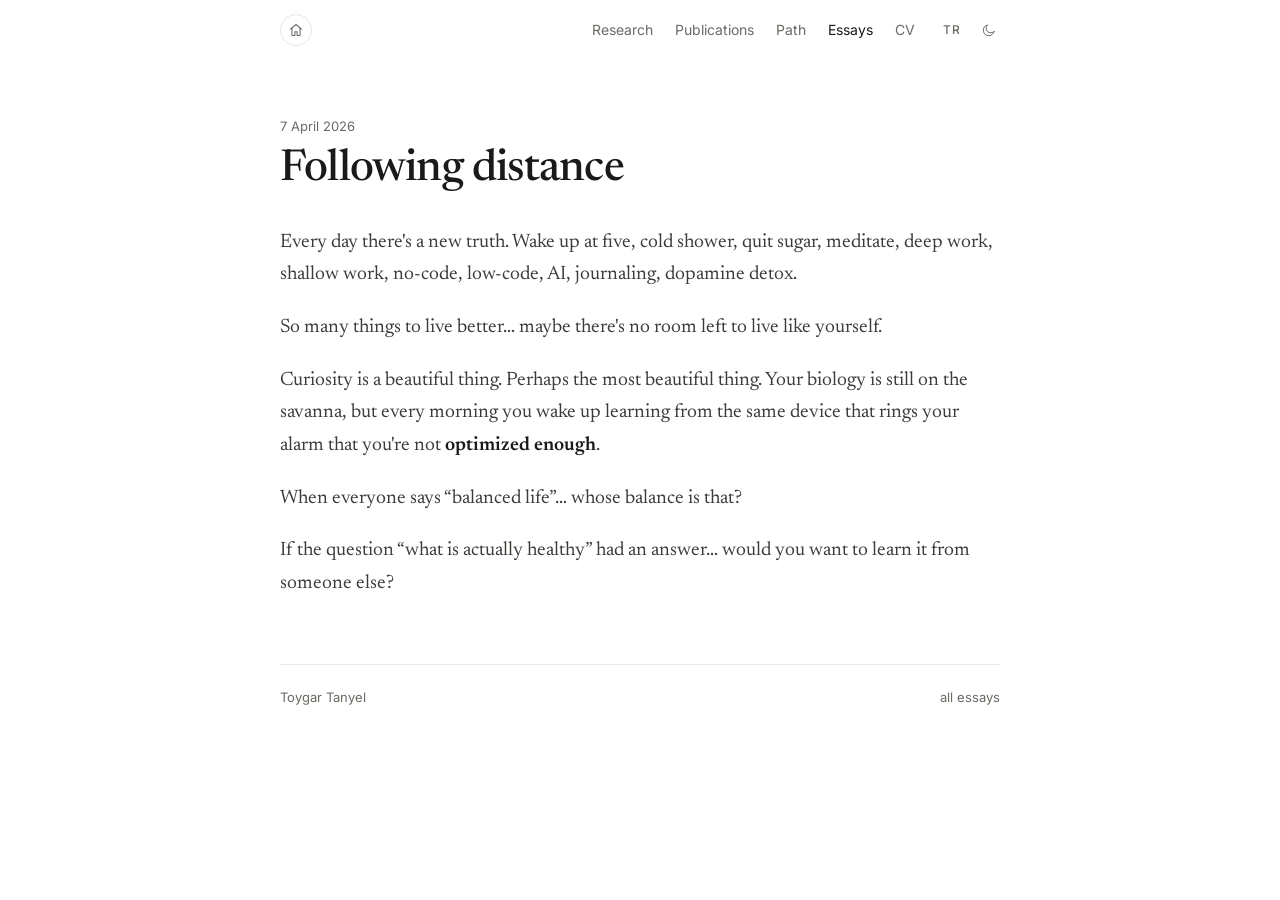
<file: essays/following-distance.html>
<!doctype html>
<html lang="en">
<head>
<meta charset="utf-8">
<meta name="viewport" content="width=device-width, initial-scale=1">
<title>Following distance · Toygar Tanyel</title>
<meta name="description" content="Every day there is a new truth about how to live. Whose balance is it?">
<link rel="canonical" href="https://tanyelai.github.io/essays/following-distance">
<meta property="og:title" content="Following distance · Toygar Tanyel">
<meta property="og:description" content="Every day there is a new truth about how to live. Whose balance is it?">
<meta property="og:type" content="article">
<meta property="og:image" content="https://tanyelai.github.io/assets/og.png?v=2">
<meta property="og:image:width" content="1200">
<meta property="og:image:height" content="630">
<meta property="og:image:alt" content="Toygar Tanyel">
<meta name="twitter:card" content="summary_large_image">
<meta name="twitter:image" content="https://tanyelai.github.io/assets/og.png?v=2">
<link rel="icon" href="/assets/favicon.png?v=4" type="image/png">
<link rel="preconnect" href="https://fonts.googleapis.com">
<link rel="preconnect" href="https://fonts.gstatic.com" crossorigin>
<link href="https://fonts.googleapis.com/css2?family=Inter:ital,wght@0,400..600;1,400&family=Newsreader:ital,opsz,wght@0,6..72,400..600;1,6..72,400..500&display=swap" rel="stylesheet">
<link rel="stylesheet" href="/assets/style.css?v=21">
<script>try{var d=document.documentElement,t=localStorage.getItem("theme"),l=localStorage.getItem("lang");if(t)d.setAttribute("data-theme",t);if(l)d.setAttribute("data-lang",l)}catch(e){}</script>
</head>
<body>

<header class="site-head">
  <div class="col site-head-inner">
    <a class="site-home" href="/" aria-label="Home" title="Home">
      <svg width="16" height="16" viewBox="0 0 24 24" fill="none" stroke="currentColor"
           stroke-width="1.6" stroke-linecap="round" stroke-linejoin="round" aria-hidden="true">
        <path d="M3.6 10.6 12 3.8l8.4 6.8"></path>
        <path d="M5.9 9v10.4a.9.9 0 0 0 .9.9h3.5v-5.6h3.4v5.6h3.5a.9.9 0 0 0 .9-.9V9"></path>
      </svg>
    </a>
    <nav class="site-nav" aria-label="Site">
      <a href="/research">Research</a>
      <a href="/publications">Publications</a>
      <a href="/path">Path</a>
      <a href="/essays/" aria-current="page">Essays</a>
      <a href="/cv.pdf">CV</a>
    </nav>
    <span class="nav-tools">
      <button class="toggle lang-toggle" type="button" aria-label="Yazıları Türkçe oku">
        <span class="to-tr">TR</span><span class="to-en">EN</span>
      </button>
      <button class="toggle theme-toggle" type="button" aria-label="Switch to the dark theme">
        <svg class="moon" width="15" height="15" viewBox="0 0 24 24" fill="none" stroke="currentColor"
             stroke-width="1.6" stroke-linecap="round" stroke-linejoin="round" aria-hidden="true">
          <path d="M20.8 13.6A8.6 8.6 0 1 1 10.4 3.2a6.7 6.7 0 0 0 10.4 10.4z"></path>
        </svg>
        <svg class="sun" width="15" height="15" viewBox="0 0 24 24" fill="none" stroke="currentColor"
             stroke-width="1.6" stroke-linecap="round" stroke-linejoin="round" aria-hidden="true">
          <circle cx="12" cy="12" r="4.1"></circle>
          <path d="M12 2.2v2.1M12 19.7v2.1M4.5 4.5l1.5 1.5M18 18l1.5 1.5M2.2 12h2.1M19.7 12h2.1M4.5 19.5L6 18M18 6l1.5-1.5"></path>
        </svg>
      </button>
    </span>
  </div>
</header>

<main class="page page--narrow">
  <article class="article">

    <p class="note-date">
      <span data-lang="en">7 April 2026</span><span data-lang="tr">7 Nisan 2026</span>
    </p>
    <h1 class="article-title">
      <span data-lang="en">Following distance</span><span data-lang="tr">Takip mesafesi</span>
    </h1>

    <div class="article-body" data-lang="en" lang="en">
      <p>Every day there's a new truth. Wake up at five, cold shower, quit sugar, meditate,
      deep work, shallow work, no-code, low-code, AI, journaling, dopamine detox.</p>

      <p>So many things to live better&hellip; maybe there's no room left to live like yourself.</p>

      <p>Curiosity is a beautiful thing. Perhaps the most beautiful thing. Your biology is
      still on the savanna, but every morning you wake up learning from the same device
      that rings your alarm that you're not <em>optimized enough</em>.</p>

      <p>When everyone says &ldquo;balanced life&rdquo;&hellip; whose balance is that?</p>

      <p>If the question &ldquo;what is actually healthy&rdquo; had an answer&hellip; would you want to
      learn it from someone else?</p>
    </div>

    <div class="article-body" data-lang="tr" lang="tr">
      <p>Her gün yeni bir doğru var. Sabah beşte kalk, soğuk duş, şekeri bırak, meditasyon,
      deep work, shallow work, no-code, low-code, AI, journaling, dopamin detoksu.</p>

      <p>Daha iyi yaşamak için bu kadar çok şey... belki de kendin gibi yaşamana yer kalmıyor.</p>

      <p>Merak güzel bir şey. Belki de en güzel şey. Biyolojin hâlâ savanada, ama her sabah
      zamanın gibi alarmını da çalan cihazdan yeterince <em>optimize olmadığını</em> öğrenerek
      uyanıyorsun.</p>

      <p>Herkes &ldquo;dengeli yaşam&rdquo; dediğinde.. o denge kimin dengesi?</p>

      <p>&ldquo;Peki sağlıklı olan ne&rdquo; sorusunun bir cevabı olsaydı.. bunu başkalarından mı
      öğrenmek isterdin?</p>
    </div>
  </article>

  <footer class="foot">
    <span><a href="/">Toygar Tanyel</a></span>
    <span><a href="/essays/"><span data-lang="en">all essays</span><span data-lang="tr">tüm denemeler</span></a></span>
  </footer>
</main>

<script src="/assets/site.js?v=21" defer></script>

</body>
</html>
</file>
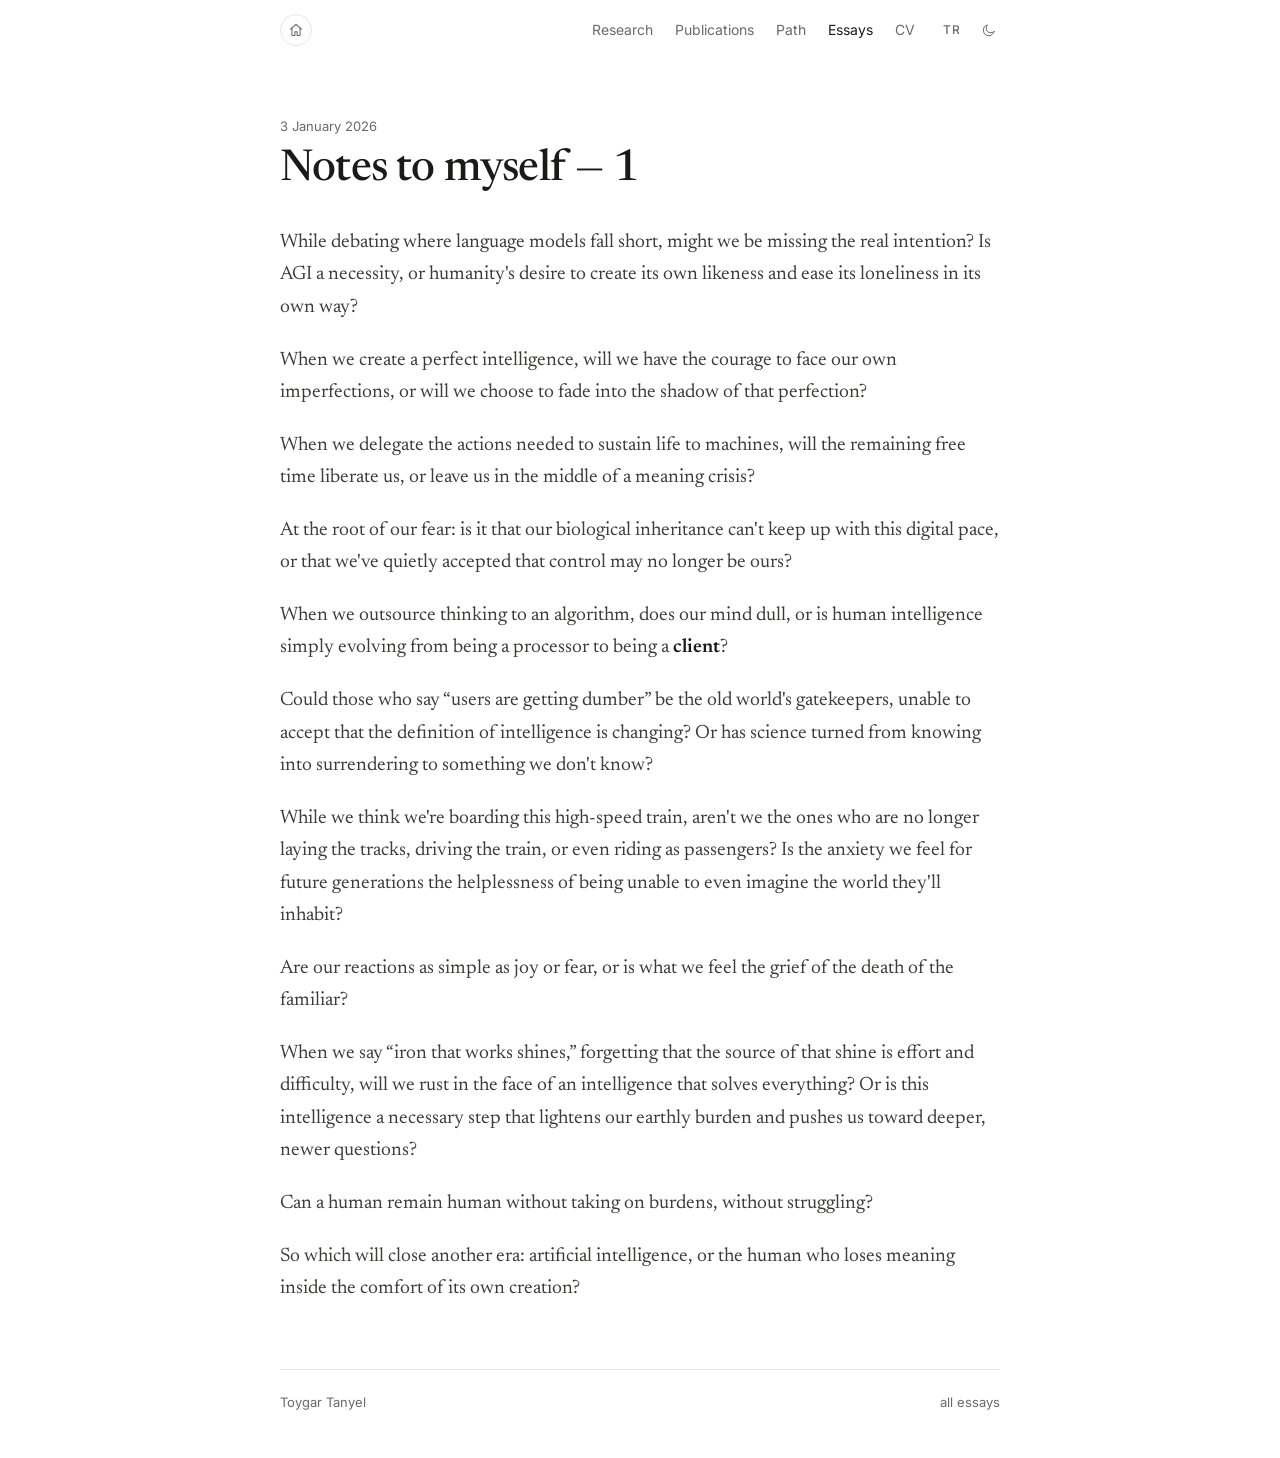
<file: essays/notes-to-myself-1.html>
<!doctype html>
<html lang="en">
<head>
<meta charset="utf-8">
<meta name="viewport" content="width=device-width, initial-scale=1">
<title>Notes to myself &mdash; 1 · Toygar Tanyel</title>
<meta name="description" content="Is a perfect intelligence a need, or a way of easing our own loneliness?">
<link rel="canonical" href="https://tanyelai.github.io/essays/notes-to-myself-1">
<meta property="og:title" content="Notes to myself &mdash; 1 · Toygar Tanyel">
<meta property="og:description" content="Is a perfect intelligence a need, or a way of easing our own loneliness?">
<meta property="og:type" content="article">
<meta property="og:image" content="https://tanyelai.github.io/assets/og.png?v=2">
<meta property="og:image:width" content="1200">
<meta property="og:image:height" content="630">
<meta property="og:image:alt" content="Toygar Tanyel">
<meta name="twitter:card" content="summary_large_image">
<meta name="twitter:image" content="https://tanyelai.github.io/assets/og.png?v=2">
<link rel="icon" href="/assets/favicon.png?v=4" type="image/png">
<link rel="preconnect" href="https://fonts.googleapis.com">
<link rel="preconnect" href="https://fonts.gstatic.com" crossorigin>
<link href="https://fonts.googleapis.com/css2?family=Inter:ital,wght@0,400..600;1,400&family=Newsreader:ital,opsz,wght@0,6..72,400..600;1,6..72,400..500&display=swap" rel="stylesheet">
<link rel="stylesheet" href="/assets/style.css?v=21">
<script>try{var d=document.documentElement,t=localStorage.getItem("theme"),l=localStorage.getItem("lang");if(t)d.setAttribute("data-theme",t);if(l)d.setAttribute("data-lang",l)}catch(e){}</script>
</head>
<body>

<header class="site-head">
  <div class="col site-head-inner">
    <a class="site-home" href="/" aria-label="Home" title="Home">
      <svg width="16" height="16" viewBox="0 0 24 24" fill="none" stroke="currentColor"
           stroke-width="1.6" stroke-linecap="round" stroke-linejoin="round" aria-hidden="true">
        <path d="M3.6 10.6 12 3.8l8.4 6.8"></path>
        <path d="M5.9 9v10.4a.9.9 0 0 0 .9.9h3.5v-5.6h3.4v5.6h3.5a.9.9 0 0 0 .9-.9V9"></path>
      </svg>
    </a>
    <nav class="site-nav" aria-label="Site">
      <a href="/research">Research</a>
      <a href="/publications">Publications</a>
      <a href="/path">Path</a>
      <a href="/essays/" aria-current="page">Essays</a>
      <a href="/cv.pdf">CV</a>
    </nav>
    <span class="nav-tools">
      <button class="toggle lang-toggle" type="button" aria-label="Yazıları Türkçe oku">
        <span class="to-tr">TR</span><span class="to-en">EN</span>
      </button>
      <button class="toggle theme-toggle" type="button" aria-label="Switch to the dark theme">
        <svg class="moon" width="15" height="15" viewBox="0 0 24 24" fill="none" stroke="currentColor"
             stroke-width="1.6" stroke-linecap="round" stroke-linejoin="round" aria-hidden="true">
          <path d="M20.8 13.6A8.6 8.6 0 1 1 10.4 3.2a6.7 6.7 0 0 0 10.4 10.4z"></path>
        </svg>
        <svg class="sun" width="15" height="15" viewBox="0 0 24 24" fill="none" stroke="currentColor"
             stroke-width="1.6" stroke-linecap="round" stroke-linejoin="round" aria-hidden="true">
          <circle cx="12" cy="12" r="4.1"></circle>
          <path d="M12 2.2v2.1M12 19.7v2.1M4.5 4.5l1.5 1.5M18 18l1.5 1.5M2.2 12h2.1M19.7 12h2.1M4.5 19.5L6 18M18 6l1.5-1.5"></path>
        </svg>
      </button>
    </span>
  </div>
</header>

<main class="page page--narrow">
  <article class="article">

    <p class="note-date">
      <span data-lang="en">3 January 2026</span><span data-lang="tr">3 Ocak 2026</span>
    </p>
    <h1 class="article-title">
      <span data-lang="en">Notes to myself &mdash; 1</span><span data-lang="tr">Kendime düşünceler &mdash; 1</span>
    </h1>

    <div class="article-body" data-lang="en" lang="en">
      <p>While debating where language models fall short, might we be missing the real
      intention? Is AGI a necessity, or humanity's desire to create its own likeness and
      ease its loneliness in its own way?</p>

      <p>When we create a perfect intelligence, will we have the courage to face our own
      imperfections, or will we choose to fade into the shadow of that perfection?</p>

      <p>When we delegate the actions needed to sustain life to machines, will the
      remaining free time liberate us, or leave us in the middle of a meaning crisis?</p>

      <p>At the root of our fear: is it that our biological inheritance can't keep up with
      this digital pace, or that we've quietly accepted that control may no longer be
      ours?</p>

      <p>When we outsource thinking to an algorithm, does our mind dull, or is human
      intelligence simply evolving from being a processor to being a <em>client</em>?</p>

      <p>Could those who say &ldquo;users are getting dumber&rdquo; be the old world's gatekeepers,
      unable to accept that the definition of intelligence is changing? Or has science
      turned from knowing into surrendering to something we don't know?</p>

      <p>While we think we're boarding this high-speed train, aren't we the ones who are no
      longer laying the tracks, driving the train, or even riding as passengers? Is the
      anxiety we feel for future generations the helplessness of being unable to even
      imagine the world they'll inhabit?</p>

      <p>Are our reactions as simple as joy or fear, or is what we feel the grief of the
      death of the familiar?</p>

      <p>When we say &ldquo;iron that works shines,&rdquo; forgetting that the source of that shine is
      effort and difficulty, will we rust in the face of an intelligence that solves
      everything? Or is this intelligence a necessary step that lightens our earthly
      burden and pushes us toward deeper, newer questions?</p>

      <p>Can a human remain human without taking on burdens, without struggling?</p>

      <p>So which will close another era: artificial intelligence, or the human who loses
      meaning inside the comfort of its own creation?</p>
    </div>

    <div class="article-body" data-lang="tr" lang="tr">
      <p>LLM'lerin tıkandığı noktaları tartışırken asıl niyeti gözden kaçırıyor olabilir
      miyiz; AGI bir ihtiyaç mı, yoksa insanın kendi suretini yaratıp, kendince yalnızlığını
      giderme arzusu mu?</p>

      <p>Kusursuz bir zeka yarattığımızda, kendi kusurlarımızla yüzleşmeye cesaretimiz olacak
      mı, yoksa o mükemmelliğin gölgesinde silikleşmeyi mi tercih edeceğiz?</p>

      <p>Hayatı idame ettirmek için gereken eylemleri makinelere devrettiğimizde, geriye kalan
      o büyük &ldquo;boş zaman&rdquo; bizi özgürleştirecek mi, yoksa anlam krizinin ortasına mı
      bırakacak?</p>

      <p>Korkumuzun kökeninde, biyolojik mirasımızın bu dijital hıza yetişememesi mi var,
      yoksa kontrolün artık bizde olmayabileceğini içten içe kabul etmiş olmamız mı?</p>

      <p>Düşünceyi bir algoritmaya ihale ettiğimizde zihnimiz köreliyor mu, yoksa insan zekası
      artık işlemci değil de sadece bir &ldquo;istemci&rdquo; olmaya mı evriliyor?</p>

      <p>&ldquo;Kullananlar aptallaşıyor&rdquo; diyenler, zekanın tanımının değiştiğini kabullenemeyen
      eski dünyanın bekçileri olabilir mi? Yoksa bilim, bilmekten çıkıp, bilmediğimiz bir
      şeye teslim olmaya mı dönüştü?</p>

      <p>Bu hız trenine bindiğimizi sanarken, aslında rayları döşeyen de, treni süren de,
      yolcusu olan da artık biz değil miyiz? Gelecek nesiller için duyduğumuz kaygı, onların
      yaşayacağı dünyayı hayal bile edemiyor oluşumuzun çaresizliği mi?</p>

      <p>Sevinmek ya da korkmak kadar basit mi tepkilerimiz, yoksa hissettiğimiz şey
      &ldquo;tanıdık olanın ölümü&rdquo;nün yası mı?</p>

      <p>&ldquo;İşleyen demir ışıldar&rdquo; derken, ışıltının kaynağının &ldquo;çaba&rdquo; ve &ldquo;zorluk&rdquo; olduğunu
      unutup, her şeyi çözen bir zeka karşısında paslanacak mıyız; yoksa bu zeka, dünyevi
      yükümüzü hafifletip, bizi asıl, derin ve yeni sorulara doğru iten zorunlu bir adım mı?</p>

      <p>İnsan, kendine dert edinmeden, mücadele etmeden &ldquo;insan&rdquo; kalabilir mi?</p>

      <p>Peki bir devri daha kapatan yapay zeka mı olacak, yoksa kendi yarattığı konforun
      içinde anlamını yitiren insan mı?</p>
    </div>
  </article>

  <footer class="foot">
    <span><a href="/">Toygar Tanyel</a></span>
    <span><a href="/essays/"><span data-lang="en">all essays</span><span data-lang="tr">tüm denemeler</span></a></span>
  </footer>
</main>

<script src="/assets/site.js?v=21" defer></script>

</body>
</html>
</file>
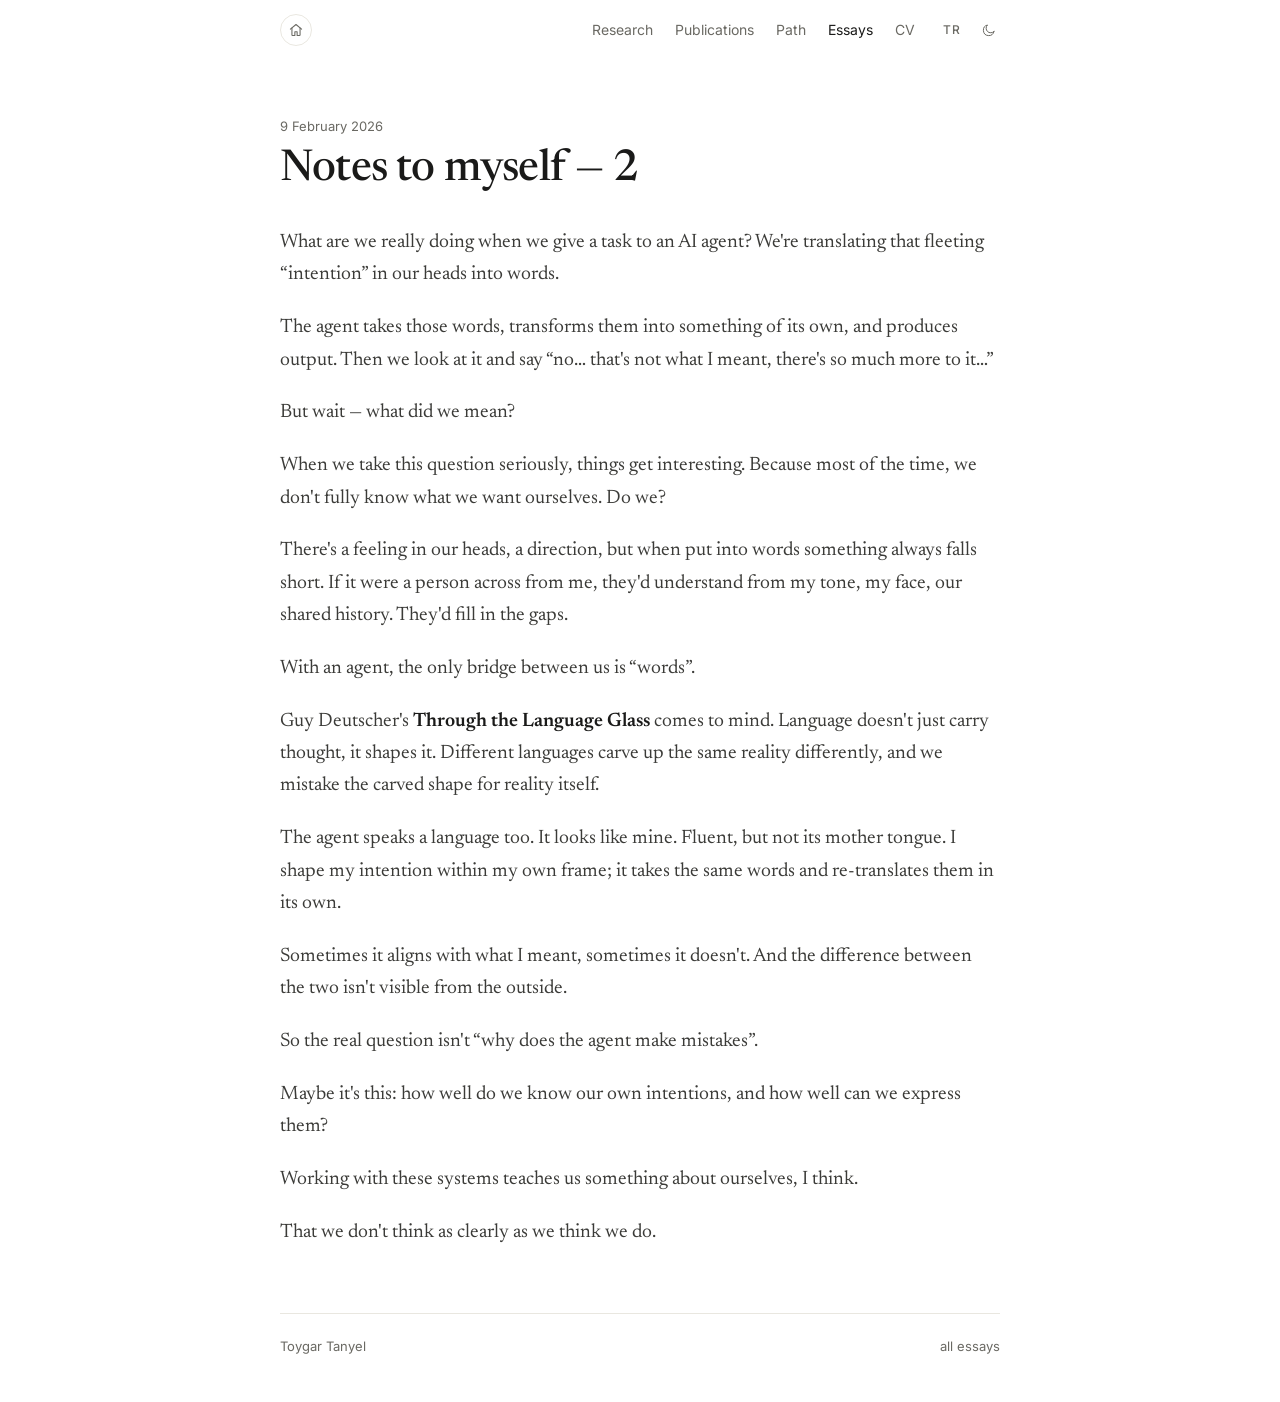
<file: essays/notes-to-myself-2.html>
<!doctype html>
<html lang="en">
<head>
<meta charset="utf-8">
<meta name="viewport" content="width=device-width, initial-scale=1">
<title>Notes to myself &mdash; 2 · Toygar Tanyel</title>
<meta name="description" content="The only bridge between us and an agent is words. How well do we know our own intentions?">
<link rel="canonical" href="https://tanyelai.github.io/essays/notes-to-myself-2">
<meta property="og:title" content="Notes to myself &mdash; 2 · Toygar Tanyel">
<meta property="og:description" content="The only bridge between us and an agent is words. How well do we know our own intentions?">
<meta property="og:type" content="article">
<meta property="og:image" content="https://tanyelai.github.io/assets/og.png?v=2">
<meta property="og:image:width" content="1200">
<meta property="og:image:height" content="630">
<meta property="og:image:alt" content="Toygar Tanyel">
<meta name="twitter:card" content="summary_large_image">
<meta name="twitter:image" content="https://tanyelai.github.io/assets/og.png?v=2">
<link rel="icon" href="/assets/favicon.png?v=4" type="image/png">
<link rel="preconnect" href="https://fonts.googleapis.com">
<link rel="preconnect" href="https://fonts.gstatic.com" crossorigin>
<link href="https://fonts.googleapis.com/css2?family=Inter:ital,wght@0,400..600;1,400&family=Newsreader:ital,opsz,wght@0,6..72,400..600;1,6..72,400..500&display=swap" rel="stylesheet">
<link rel="stylesheet" href="/assets/style.css?v=21">
<script>try{var d=document.documentElement,t=localStorage.getItem("theme"),l=localStorage.getItem("lang");if(t)d.setAttribute("data-theme",t);if(l)d.setAttribute("data-lang",l)}catch(e){}</script>
</head>
<body>

<header class="site-head">
  <div class="col site-head-inner">
    <a class="site-home" href="/" aria-label="Home" title="Home">
      <svg width="16" height="16" viewBox="0 0 24 24" fill="none" stroke="currentColor"
           stroke-width="1.6" stroke-linecap="round" stroke-linejoin="round" aria-hidden="true">
        <path d="M3.6 10.6 12 3.8l8.4 6.8"></path>
        <path d="M5.9 9v10.4a.9.9 0 0 0 .9.9h3.5v-5.6h3.4v5.6h3.5a.9.9 0 0 0 .9-.9V9"></path>
      </svg>
    </a>
    <nav class="site-nav" aria-label="Site">
      <a href="/research">Research</a>
      <a href="/publications">Publications</a>
      <a href="/path">Path</a>
      <a href="/essays/" aria-current="page">Essays</a>
      <a href="/cv.pdf">CV</a>
    </nav>
    <span class="nav-tools">
      <button class="toggle lang-toggle" type="button" aria-label="Yazıları Türkçe oku">
        <span class="to-tr">TR</span><span class="to-en">EN</span>
      </button>
      <button class="toggle theme-toggle" type="button" aria-label="Switch to the dark theme">
        <svg class="moon" width="15" height="15" viewBox="0 0 24 24" fill="none" stroke="currentColor"
             stroke-width="1.6" stroke-linecap="round" stroke-linejoin="round" aria-hidden="true">
          <path d="M20.8 13.6A8.6 8.6 0 1 1 10.4 3.2a6.7 6.7 0 0 0 10.4 10.4z"></path>
        </svg>
        <svg class="sun" width="15" height="15" viewBox="0 0 24 24" fill="none" stroke="currentColor"
             stroke-width="1.6" stroke-linecap="round" stroke-linejoin="round" aria-hidden="true">
          <circle cx="12" cy="12" r="4.1"></circle>
          <path d="M12 2.2v2.1M12 19.7v2.1M4.5 4.5l1.5 1.5M18 18l1.5 1.5M2.2 12h2.1M19.7 12h2.1M4.5 19.5L6 18M18 6l1.5-1.5"></path>
        </svg>
      </button>
    </span>
  </div>
</header>

<main class="page page--narrow">
  <article class="article">

    <p class="note-date">
      <span data-lang="en">9 February 2026</span><span data-lang="tr">9 Şubat 2026</span>
    </p>
    <h1 class="article-title">
      <span data-lang="en">Notes to myself &mdash; 2</span><span data-lang="tr">Kendime düşünceler &mdash; 2</span>
    </h1>

    <div class="article-body" data-lang="en" lang="en">
      <p>What are we really doing when we give a task to an AI agent? We're translating
      that fleeting &ldquo;intention&rdquo; in our heads into words.</p>

      <p>The agent takes those words, transforms them into something of its own, and
      produces output. Then we look at it and say &ldquo;no&hellip; that's not what I meant, there's
      so much more to it&hellip;&rdquo;</p>

      <p>But wait &mdash; what did we mean?</p>

      <p>When we take this question seriously, things get interesting. Because most of the
      time, we don't fully know what we want ourselves. Do we?</p>

      <p>There's a feeling in our heads, a direction, but when put into words something
      always falls short. If it were a person across from me, they'd understand from my
      tone, my face, our shared history. They'd fill in the gaps.</p>

      <p>With an agent, the only bridge between us is &ldquo;words&rdquo;.</p>

      <p>Guy Deutscher's <em>Through the Language Glass</em> comes to mind. Language doesn't
      just carry thought, it shapes it. Different languages carve up the same reality
      differently, and we mistake the carved shape for reality itself.</p>

      <p>The agent speaks a language too. It looks like mine. Fluent, but not its mother
      tongue. I shape my intention within my own frame; it takes the same words and
      re-translates them in its own.</p>

      <p>Sometimes it aligns with what I meant, sometimes it doesn't. And the difference
      between the two isn't visible from the outside.</p>

      <p>So the real question isn't &ldquo;why does the agent make mistakes&rdquo;.</p>

      <p>Maybe it's this: how well do we know our own intentions, and how well can we
      express them?</p>

      <p>Working with these systems teaches us something about ourselves, I think.</p>

      <p>That we don't think as clearly as we think we do.</p>
    </div>

    <div class="article-body" data-lang="tr" lang="tr">
      <p>Bir yapay zekaya (agent diyelim) görev verirken aslında ne yapıyoruz? Kafamızdaki
      o uçucu &ldquo;niyeti&rdquo;, kelimelere çeviriyoruz.</p>

      <p>Agent o kelimeleri alıyor, kendince bir şeye dönüştürüyor, ve üretiyor. Sonra biz
      bakıp &ldquo;hayır.. bunu kastetmemiştim, bunların da daha çok yolu var&hellip;&rdquo; diyoruz.</p>

      <p>Ama dur, ne kastetmiştik?</p>

      <p>Bu soruyu ciddiye aldığımızda işler bence ilginçleşiyor. Çünkü çoğu zaman biz de ne
      istediğimizi tam olarak bilmiyoruz. Biliyor muyuz?</p>

      <p>Kafamızda bir his var, bir yön var, ama dile döküldüğünde bir şeyler eksik kalıyor.
      Karşımdaki insan olsa tonumdan, yüzümden, ortak geçmişimizden anlar. Tamamlar.</p>

      <p>Bir agent'la aramızdaki tek köprü &ldquo;kelimeler&rdquo;.</p>

      <p>Guy Deutscher'in <em>Dilin Aynasından</em>'ı aklıma geliyor. Dil düşünceyi sadece
      taşımaz, şekillendirir. Aynı gerçekliği farklı diller farklı keser, ve biz kesilen
      şeklin gerçekliğin kendisi olduğunu sanırız.</p>

      <p>Agent da bir dil konuşuyor. Benim dilim gibi görünüyor. Akıcı ama ana dili değil.
      Ben niyetimi kendi çerçevemde şekillendiriyorum, o aynı kelimeleri alıp kendi dilinde
      yeniden çeviriyor.</p>

      <p>Bazen kastettiğim şeyle örtüşüyor, bazen örtüşmüyor. Ve ikisi arasındaki fark
      dışarıdan görünmüyor.</p>

      <p>O yüzden asıl soru &ldquo;agent neden hata yapıyor&rdquo; değil.</p>

      <p>Belki şu.. biz niyetimizi ne kadar iyi biliyoruz, ve onu ne kadar iyi ifade
      edebiliyoruz?</p>

      <p>Bu sistemlerle çalışmak bize kendimiz hakkında bir şey öğretiyor sanırım.</p>

      <p>Düşündüğümüz kadar net düşünmediğimizi.</p>
    </div>
  </article>

  <footer class="foot">
    <span><a href="/">Toygar Tanyel</a></span>
    <span><a href="/essays/"><span data-lang="en">all essays</span><span data-lang="tr">tüm denemeler</span></a></span>
  </footer>
</main>

<script src="/assets/site.js?v=21" defer></script>

</body>
</html>
</file>
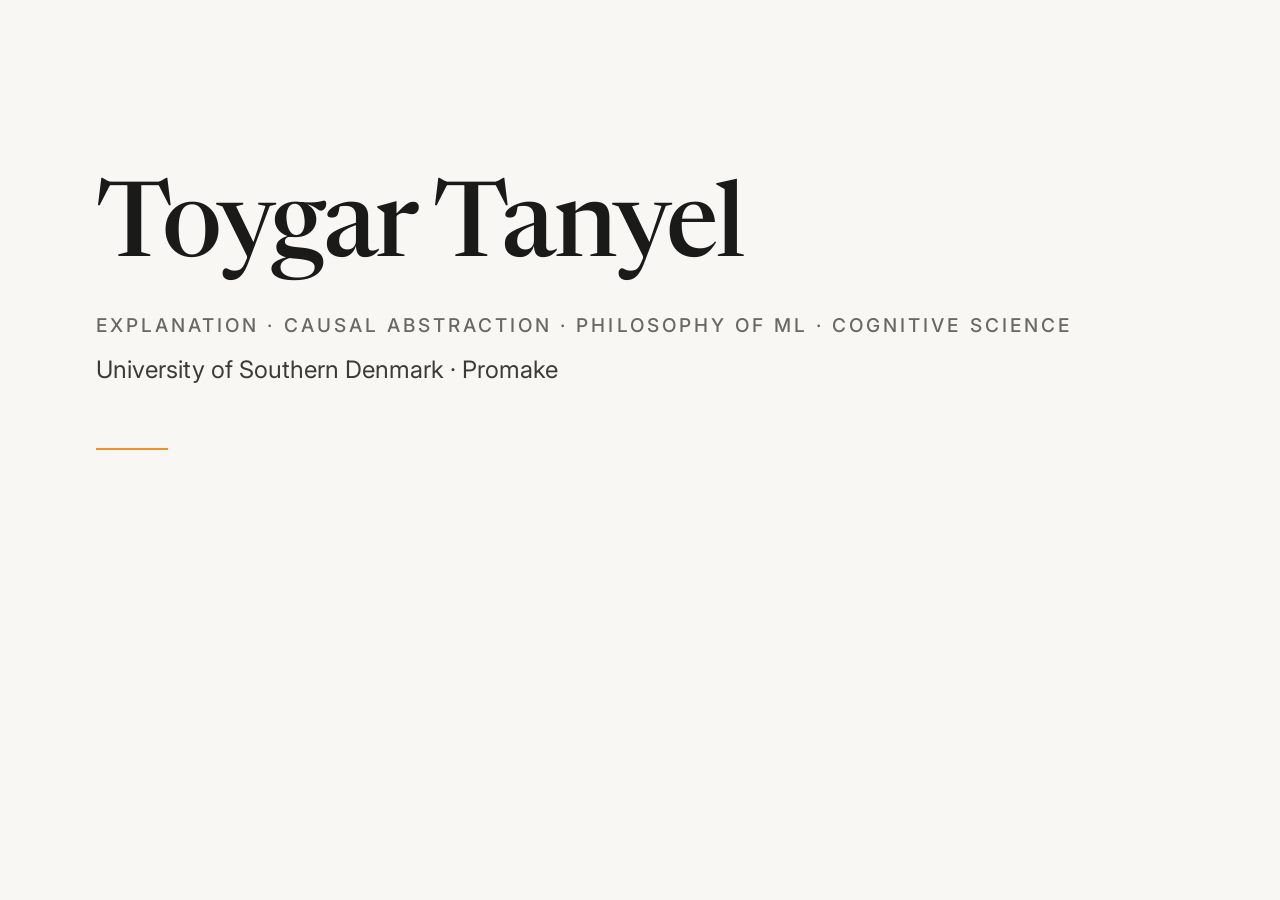
<file: scripts/og.html>
<!doctype html>
<html lang="en"><head><meta charset="utf-8">
<link rel="preconnect" href="https://fonts.googleapis.com">
<link rel="preconnect" href="https://fonts.gstatic.com" crossorigin>
<link href="https://fonts.googleapis.com/css2?family=Inter:wght@400..600&family=Newsreader:opsz,wght@6..72,400..600&display=swap" rel="stylesheet">
<style>
  * { box-sizing: border-box; margin: 0; }
  html, body { width: 1200px; height: 630px; }
  body {
    background: #f8f7f3; color: #1a1a19;
    font-family: "Inter", system-ui, sans-serif;
    display: flex; flex-direction: column; justify-content: center;
    padding: 0 96px;
  }
  h1 { font-family: "Newsreader", Georgia, serif; font-weight: 500; font-size: 104px; letter-spacing: -0.025em; line-height: 1; }
  .kicker { margin-top: 30px; font-size: 19px; font-weight: 500; letter-spacing: 0.16em; text-transform: uppercase; color: #696862; }
  .sub { margin-top: 18px; font-size: 24px; color: #3b3b38; }
  .rule { margin-top: 64px; width: 72px; height: 2px; background: #f09228; }
</style></head><body>
  <h1>Toygar Tanyel</h1>
  <p class="kicker">Explanation &middot; Causal abstraction &middot; Philosophy of ML &middot; Cognitive science</p>
  <p class="sub">University of Southern Denmark &middot; Promake</p>
  <div class="rule"></div>
</body></html>
</file>
<file: assets/style.css>
/* ------------------------------------------------------------------
   toygar tanyel, personal site

   One calm column. The front page says who this is and what is new,
   and stops; the rest is one click away for whoever wants it: the
   research map, the full list of publications, the path, the notes.

   A serif for names and headings over a quiet sans. Orange is the
   mark for whatever carries the decision: the current work in the
   map, the ongoing stops on the path, the paper under the cursor. It
   is never a link colour: links are ink, underlined, and turn orange
   only on hover.

   Light is the default and dark is a choice, set by the toggle and
   remembered in localStorage.
   ------------------------------------------------------------------ */

:root {
  color-scheme: light;

  --paper:      #ffffff;
  --tint:       #f7f6f2;
  --ink:        #1a1a19;
  --ink-2:      #3b3b38;  /* body prose */
  --ink-3:      #6a6963;  /* apparatus: dates, venues, author lists */
  --ink-4:      #a3a199;  /* decoration only: separators, dashes */
  --rule:       #e9e7e0;
  --hairline:   #d7d5cd;

  --accent:     #f09228;  /* the mark */
  --accent-ink: #b45d0c;  /* the mark as text: 4.6:1 on paper */
  --band:       rgba(240, 146, 40, 0.14);

  /* The three regions of the research map. */
  --now:        #e0812a;  --now-fill: rgba(240, 146, 40, 0.07);
  --exp:        #5d7fb3;  --exp-fill: rgba(93, 127, 179, 0.065);
  --app:        #4f8f78;  --app-fill: rgba(79, 143, 120, 0.065);

  --serif: "Newsreader", Georgia, "Times New Roman", serif;
  --sans:  "Inter", system-ui, -apple-system, "Segoe UI", Helvetica, Arial, sans-serif;

  --col:  720px;   /* the reading column */
  --wide: 1040px;  /* figures that need the room */
  --head: 60px;

  interpolate-size: allow-keywords;  /* lets <details> open smoothly where supported */
}

:root[data-theme="dark"] {
  color-scheme: dark;

  --paper:      #141414;
  --tint:       #1b1b1c;
  --ink:        #ecebe6;
  --ink-2:      #cbcac4;
  --ink-3:      #9e9d96;
  --ink-4:      #64635e;
  --rule:       #29292a;
  --hairline:   #3a3a3b;

  --accent:     #f0a752;
  --accent-ink: #f0a752;
  --band:       rgba(240, 167, 82, 0.16);

  --now:        #f0a752;  --now-fill: rgba(240, 167, 82, 0.075);
  --exp:        #8eabdb;  --exp-fill: rgba(142, 171, 219, 0.07);
  --app:        #83c2aa;  --app-fill: rgba(131, 194, 170, 0.07);
}

*, *::before, *::after { box-sizing: border-box; }

html {
  -webkit-text-size-adjust: 100%;
  scroll-behavior: smooth;
  scroll-padding-top: calc(var(--head) + 24px);
}

@media (prefers-reduced-motion: reduce) {
  html { scroll-behavior: auto; }
}

body {
  margin: 0;
  background: var(--paper);
  color: var(--ink);
  font-family: var(--sans);
  font-size: 15.5px;
  line-height: 1.65;
  -webkit-font-smoothing: antialiased;
  -moz-osx-font-smoothing: grayscale;
  text-rendering: optimizeLegibility;
}

p { margin: 0.6em 0; }

a {
  color: inherit;
  text-decoration: underline;
  text-decoration-color: var(--hairline);
  text-decoration-thickness: 1px;
  text-underline-offset: 3px;
  transition: color 0.15s ease, text-decoration-color 0.15s ease;
}

a:hover, a:focus-visible {
  color: var(--accent-ink);
  text-decoration-color: currentColor;
}

a:focus-visible, button:focus-visible, summary:focus-visible {
  outline: 2px solid var(--accent);
  outline-offset: 3px;
  border-radius: 3px;
}

.col  { max-width: calc(var(--col) + 48px);  margin: 0 auto; padding: 0 24px; }
.wide { max-width: calc(var(--wide) + 48px); margin: 0 auto; padding: 0 24px; }

/* ---------- language ----------
   Both languages ship in the markup and the toggle picks one.

   Both selectors are descendant selectors on purpose. The toggle sets
   the attribute on <html>, and a bare [data-lang="tr"] rule would
   match the root itself and hide the entire document. */
:root:not([data-lang="tr"]) [data-lang="tr"] { display: none; }
:root[data-lang="tr"]       [data-lang="en"] { display: none; }

/* ---------- small parts ---------- */

.icon {
  width: 17px;
  height: 17px;
  flex: none;
  fill: none;
  stroke: currentColor;
  stroke-width: 1.6;
  stroke-linecap: round;
  stroke-linejoin: round;
}

.kicker {
  margin: 0;
  font-size: 11px;
  font-weight: 500;
  letter-spacing: 0.15em;
  text-transform: uppercase;
  color: var(--ink-3);
}

.toggle {
  appearance: none;
  background: none;
  border: 0;
  padding: 4px;
  margin: 0;
  cursor: pointer;
  color: var(--ink-3);
  font: inherit;
  font-size: 12px;
  font-weight: 500;
  letter-spacing: 0.08em;
  line-height: 1;
  display: inline-flex;
  align-items: center;
  transition: color 0.15s ease;
}

.toggle:hover, .toggle:focus-visible { color: var(--accent-ink); }

.theme-toggle .sun  { display: none; }
.theme-toggle .moon { display: block; }
:root[data-theme="dark"] .theme-toggle .sun  { display: block; }
:root[data-theme="dark"] .theme-toggle .moon { display: none; }

.lang-toggle .to-tr { display: inline; }
.lang-toggle .to-en { display: none; }
:root[data-lang="tr"] .lang-toggle .to-tr { display: none; }
:root[data-lang="tr"] .lang-toggle .to-en { display: inline; }

/* ---------- header ---------- */

.site-head {
  position: sticky;
  top: 0;
  z-index: 20;
  background: var(--paper);
  background: color-mix(in srgb, var(--paper) 90%, transparent);
  -webkit-backdrop-filter: saturate(1.4) blur(12px);
  backdrop-filter: saturate(1.4) blur(12px);
}

.site-head-inner {
  display: flex;
  align-items: center;
  gap: 24px;
  min-height: var(--head);
}

.site-home {
  display: inline-flex;
  align-items: center;
  justify-content: center;
  width: 32px;
  height: 32px;
  border: 1px solid var(--rule);
  border-radius: 50%;
  color: var(--ink-3);
  transition: color 0.15s ease, border-color 0.15s ease;
}

.site-home:hover, .site-home:focus-visible { color: var(--accent-ink); border-color: var(--ink-4); }
.site-home[aria-current="page"] { color: var(--ink); }

.site-nav {
  margin-left: auto;
  display: flex;
  gap: 22px;
  font-size: 14px;
}

.site-nav a { color: var(--ink-3); text-decoration: none; }
.site-nav a:hover, .site-nav a:focus-visible { color: var(--ink); }
.site-nav a[aria-current="page"] { color: var(--ink); }

.nav-tools {
  display: inline-flex;
  align-items: center;
  gap: 12px;
}

/* ---------- footer ---------- */

.site-foot {
  margin-top: 96px;
  padding: 24px 0 40px;
  border-top: 1px solid var(--rule);
  font-size: 13px;
  color: var(--ink-3);
}

.site-foot-inner {
  display: flex;
  flex-wrap: wrap;
  align-items: center;
  justify-content: space-between;
  gap: 12px 24px;
}

.site-foot a { text-decoration: none; }

.contact-row {
  display: flex;
  flex-wrap: wrap;
  align-items: center;
  gap: 8px 16px;
}

.icon-link { display: inline-flex; color: var(--ink-3); text-decoration: none; }
.icon-link:hover, .icon-link:focus-visible { color: var(--accent-ink); }

/* ---------- headings ---------- */

.page-title {
  margin: 0;
  font-family: var(--serif);
  font-optical-sizing: auto;
  font-weight: 500;
  font-size: 40px;
  line-height: 1.08;
  letter-spacing: -0.018em;
}

.page-lede {
  margin: 12px 0 0;
  font-size: 16px;
  color: var(--ink-3);
}

.page-top { padding-top: 56px; }

.h2 {
  margin: 0;
  font-family: var(--serif);
  font-optical-sizing: auto;
  font-weight: 500;
  font-size: 24px;
  line-height: 1.2;
  letter-spacing: -0.008em;
}

.section { margin-top: 72px; }

.section-head {
  display: flex;
  align-items: baseline;
  justify-content: space-between;
  gap: 16px;
  margin-bottom: 18px;
}

/* ---------- home ---------- */

.intro {
  display: grid;
  grid-template-columns: 76px minmax(0, 1fr);
  gap: 22px;
  align-items: center;
  padding-top: 64px;
}

.portrait {
  display: block;
  width: 76px;
  height: 76px;
  object-fit: cover;
  object-position: 50% 22%;
  border-radius: 50%;
}

.name {
  margin: 0;
  font-family: var(--serif);
  font-optical-sizing: auto;
  font-weight: 500;
  font-size: 30px;
  line-height: 1.1;
  letter-spacing: -0.015em;
}

.roles {
  margin: 6px 0 0;
  font-size: 14.5px;
  line-height: 1.5;
  color: var(--ink-3);
}

.fields {
  display: flex;
  flex-wrap: wrap;
  align-items: center;
  justify-content: space-between;
  gap: 12px 24px;
  margin-top: 28px;
  padding: 14px 0;
  border-top: 1px solid var(--rule);
  border-bottom: 1px solid var(--rule);
}

.fields .kicker { display: flex; flex-wrap: wrap; row-gap: 6px; }
.fields .kicker span { white-space: nowrap; }

.fields .kicker span:not(:last-child)::after {
  content: "\00b7";
  padding: 0 10px;
  color: var(--ink-4);
}

.bio { margin-top: 30px; }

.bio p {
  margin: 0 0 1.05em;
  font-size: 16.5px;
  line-height: 1.75;
  color: var(--ink-2);
}

.bio p:last-child { margin-bottom: 0; }
.bio strong { font-weight: 600; color: var(--ink); }

/* ---------- dated rows ----------
   News, awards and teaching are the same kind of fact, a date and a
   line, so they share one row shape. */

.dated {
  list-style: none;
  margin: 0;
  padding: 0;
}

.dated li {
  display: grid;
  grid-template-columns: 96px minmax(0, 1fr);
  column-gap: 18px;
  align-items: baseline;
  padding: 9px 0;
  border-top: 1px solid var(--rule);
}

.dated li:first-child { border-top: 0; }

.when {
  font-size: 13px;
  color: var(--ink-3);
  font-variant-numeric: tabular-nums;
  line-height: 1.5;
}

.dated .text { color: var(--ink-2); }
.dated .what { font-weight: 600; color: var(--ink); }
.dated .where { color: var(--ink-3); }

.venue { font-weight: 600; font-style: normal; }

/* The home page shows only the newest lines; this row says the list
   goes on. It sits in the text column, under the last line. */
.dated-more {
  display: block;
  padding: 10px 0 0 114px;
  border-top: 1px solid var(--rule);
  font-size: 14px;
  color: var(--ink-2);
  text-decoration: none;
}

.dated-more:hover, .dated-more:focus-visible { color: var(--accent-ink); }

/* ---------- research map ----------
   Topics are outlined pills, papers are dots, dashed lines say which
   paper belongs to which topic. Three regions: the current work, the
   explanation work done in medicine, and the applied work. Hovering a
   paper lights its lines and topics and previews it; clicking opens
   it in the full list. */

.landscape { margin: 40px auto 0; }

.ls-scroll { overflow-x: auto; overflow-y: hidden; overscroll-behavior-x: contain; }

/* The map scales to fit the screen's height as well as its width, so it is
   seen in one look; below 1000px wide it scrolls sideways instead. */
.ls-canvas {
  position: relative;
  min-width: 1000px;
  max-width: max(1000px, calc((100svh - 150px) * 1000 / 600));
  margin: 0 auto;
  aspect-ratio: 1000 / 600;
}

/* The map gets more room than other wide figures. */
.landscape.wide { max-width: calc(1180px + 48px); }

.ls-canvas svg {
  position: absolute;
  inset: 0;
  width: 100%;
  height: 100%;
  overflow: visible;
}

.ls-region { stroke-width: 1.1; stroke-dasharray: 3 5; vector-effect: non-scaling-stroke; stroke-opacity: 0.6; fill-opacity: 0.06; }
.ls-region--lang { fill: var(--now); stroke: var(--now); }
.ls-region--med  { fill: var(--exp); stroke: var(--exp); }
.ls-region--other { fill: var(--ink-4); stroke: var(--ink-4); }

.ls-edge {
  fill: none;
  stroke: var(--ink-4);
  stroke-width: 1;
  stroke-dasharray: 2 4;
  vector-effect: non-scaling-stroke;
  opacity: 0.75;
  transition: stroke 0.15s ease, opacity 0.15s ease;
}

.ls-edge--dir { stroke: var(--now); opacity: 0.6; }

.ls-canvas.is-focused .ls-edge { opacity: 0.18; }
.ls-canvas.is-focused .ls-edge.is-lit { stroke: var(--accent); stroke-dasharray: none; opacity: 1; }

.ls-area {
  position: absolute;
  font-size: 10.5px;
  font-weight: 600;
  letter-spacing: 0.15em;
  text-transform: uppercase;
  white-space: nowrap;
  pointer-events: none;
}

.ls-area--lang { color: var(--accent-ink); }
.ls-area--med  { color: var(--exp); }
.ls-area--other { color: var(--ink-3); }

.ls-node {
  position: absolute;
  transform: translate(-50%, -50%);
  white-space: nowrap;
  text-decoration: none;
  transition: opacity 0.15s ease, color 0.15s ease, border-color 0.15s ease;
}

.ls-topic {
  padding: 3px 11px;
  border: 1px solid var(--hairline);
  border-radius: 999px;
  background: var(--paper);
  font-size: 12.5px;
  font-weight: 500;
  color: var(--ink);
}

.ls-topic--lang { border-color: color-mix(in srgb, var(--now) 60%, var(--hairline)); }
.ls-topic--med  { border-color: color-mix(in srgb, var(--exp) 55%, var(--hairline)); }
.ls-topic--other { border-color: var(--hairline); }

/* A shared topic, where areas meet: drawn a little stronger. */
.ls-topic--hub {
  border-color: var(--ink-3);
  font-weight: 600;
  box-shadow: 0 0 0 4px var(--paper);
}

.ls-topic--dir {
  border-style: dashed;
  border-color: var(--now);
  color: var(--accent-ink);
}

.ls-paper {
  display: inline-flex;
  align-items: center;
  gap: 6px;
  transform: translate(-6px, -50%);
  font-size: 12px;
  color: var(--ink-2);
  cursor: pointer;
}

.ls-paper.ls-left { flex-direction: row-reverse; transform: translate(calc(-100% + 6px), -50%); }

.ls-dot {
  flex: none;
  width: 12px;
  height: 12px;
  border-radius: 50%;
  border: 2px solid var(--paper);
  box-shadow: 0 0 0 1px currentColor;
  transition: background 0.15s ease, transform 0.15s ease;
}

.ls-paper--lang .ls-dot { background: var(--now); color: var(--now); }
.ls-paper--med  .ls-dot { background: var(--exp); color: var(--exp); }
.ls-paper--other .ls-dot { background: var(--ink-3); color: var(--ink-3); }

.ls-paper:hover, .ls-paper:focus-visible { color: var(--ink); outline: none; }
.ls-paper:hover .ls-dot, .ls-paper:focus-visible .ls-dot,
.ls-paper.is-lit .ls-dot { background: var(--accent); color: var(--accent); transform: scale(1.25); }

.ls-canvas.is-focused .ls-node { opacity: 0.35; }
.ls-canvas.is-focused .ls-node.is-lit { opacity: 1; }
.ls-canvas.is-focused .ls-topic.is-lit { border-color: var(--accent); }

.ls-card {
  position: absolute;
  z-index: 3;
  width: 300px;
  padding: 12px 14px;
  background: var(--paper);
  border: 1px solid var(--hairline);
  border-radius: 10px;
  box-shadow: 0 10px 30px -12px rgba(0, 0, 0, 0.25);
  pointer-events: none;
  opacity: 0;
  transform: translateY(4px);
  transition: opacity 0.15s ease, transform 0.15s ease;
}

.ls-card.is-shown { opacity: 1; transform: none; }

.ls-card-title {
  margin: 0;
  font-size: 13.5px;
  font-weight: 600;
  line-height: 1.4;
  color: var(--ink);
}

.ls-card-meta {
  margin: 5px 0 0;
  font-size: 12.5px;
  color: var(--ink-3);
}

.ls-hint {
  margin: 14px 0 0;
  font-size: 13px;
  color: var(--ink-3);
}

.ls-hint--narrow { display: none; }

/* ---------- research groups ---------- */

.era {
  margin: 72px 0 0;
  padding-bottom: 10px;
  border-bottom: 1px solid var(--ink);
  font-size: 11px;
  font-weight: 600;
  letter-spacing: 0.15em;
  text-transform: uppercase;
  color: var(--ink);
}

.era span { color: var(--ink-3); font-weight: 500; }

.group {
  padding: 36px 0 8px;
  border-top: 1px solid var(--rule);
}

.era + .group { border-top: 0; }

.group-title {
  margin: 0;
  font-family: var(--serif);
  font-optical-sizing: auto;
  font-weight: 500;
  font-size: 27px;
  line-height: 1.18;
  letter-spacing: -0.012em;
}

.group-lede {
  margin: 10px 0 0;
  font-family: var(--serif);
  font-optical-sizing: auto;
  font-style: italic;
  font-size: 19px;
  line-height: 1.5;
  color: var(--ink-2);
}

.lines {
  list-style: none;
  margin: 20px 0 0;
  padding: 0;
}

.lines li {
  padding: 9px 0;
  border-top: 1px solid var(--rule);
  font-size: 15px;
  line-height: 1.45;
}

.lines li:first-child { border-top: 0; }
.lines a { text-decoration: none; color: var(--ink); }
.lines a:hover { color: var(--accent-ink); }

.lines .meta {
  display: block;
  margin-top: 2px;
  font-size: 13px;
  color: var(--ink-3);
}

.tag {
  margin-left: 6px;
  font-size: 10.5px;
  font-weight: 600;
  letter-spacing: 0.12em;
  text-transform: uppercase;
  color: var(--accent-ink);
}

/* ---------- disclosure ---------- */

.more {
  margin-top: 14px;
  border-top: 1px solid var(--rule);
}

.more + .more { margin-top: 0; }

.more summary {
  display: flex;
  align-items: center;
  gap: 10px;
  padding: 13px 0;
  cursor: pointer;
  list-style: none;
  font-size: 14px;
  font-weight: 500;
  color: var(--ink-2);
  transition: color 0.15s ease;
}

.more summary::-webkit-details-marker { display: none; }

.more summary::before {
  content: "";
  flex: none;
  width: 7px;
  height: 7px;
  margin: 0 3px;
  border-right: 1.5px solid currentColor;
  border-bottom: 1.5px solid currentColor;
  transform: translateY(-2px) rotate(45deg);
  transition: transform 0.2s ease;
}

.more[open] summary::before { transform: translateY(2px) rotate(225deg); }
.more summary:hover { color: var(--accent-ink); }
.more summary .label { color: var(--ink-3); font-weight: 400; white-space: nowrap; }

.more-body { padding: 0 0 18px; }

.more-body > p {
  margin: 0;
  font-family: var(--serif);
  font-optical-sizing: auto;
  font-size: 18px;
  line-height: 1.66;
  color: var(--ink-2);
}

.more .lines { margin-top: 0; }

@supports selector(::details-content) {
  .more::details-content {
    block-size: 0;
    overflow: clip;
    transition: block-size 0.35s ease, content-visibility 0.35s allow-discrete;
  }
  .more[open]::details-content { block-size: auto; }
}

@media (prefers-reduced-motion: reduce) {
  .more::details-content { transition: none; }
}

.questions {
  list-style: none;
  margin: 8px 0 0;
  padding: 0;
  counter-reset: q;
}

.questions li {
  counter-increment: q;
  display: grid;
  grid-template-columns: 34px minmax(0, 1fr);
  align-items: baseline;
  padding: 12px 0;
  border-top: 1px solid var(--rule);
  font-family: var(--serif);
  font-optical-sizing: auto;
  font-size: 19px;
  line-height: 1.4;
  color: var(--ink);
}

.questions li:first-child { border-top: 0; }

.questions li::before {
  content: counter(q, decimal-leading-zero);
  font-family: var(--sans);
  font-size: 11px;
  font-weight: 500;
  letter-spacing: 0.1em;
  color: var(--ink-3);
}

/* ---------- publications ---------- */

.pub-tools {
  display: flex;
  flex-wrap: wrap;
  align-items: center;
  justify-content: space-between;
  gap: 14px 24px;
  margin-top: 28px;
}

.filters { display: flex; flex-wrap: wrap; gap: 6px; }

.filter {
  appearance: none;
  padding: 5px 12px;
  border: 1px solid var(--hairline);
  border-radius: 999px;
  background: var(--paper);
  font: inherit;
  font-size: 13px;
  color: var(--ink-2);
  cursor: pointer;
  transition: border-color 0.15s ease, background 0.15s ease, color 0.15s ease;
}

.filter .n { margin-left: 4px; color: var(--ink-3); font-variant-numeric: tabular-nums; }
.filter:hover { border-color: var(--ink-3); }
.filter[aria-pressed="true"] { background: var(--ink); border-color: var(--ink); color: var(--paper); }
.filter[aria-pressed="true"] .n { color: var(--paper); opacity: 0.7; }

.pdf {
  display: inline-flex;
  align-items: center;
  gap: 8px;
  padding: 6px 14px;
  border: 1px solid var(--ink);
  border-radius: 999px;
  font-size: 13px;
  font-weight: 500;
  text-decoration: none;
  color: var(--ink);
}

.pdf:hover, .pdf:focus-visible { background: var(--ink); color: var(--paper); }
.pdf .icon { width: 14px; height: 14px; }

.pub-note {
  margin: 18px 0 0;
  font-size: 13px;
  color: var(--ink-3);
}

.pub-note b, .pub-note .mk { color: var(--ink); font-weight: 600; }

.year {
  margin: 48px 0 0;
  padding-bottom: 8px;
  border-bottom: 1px solid var(--ink);
  font-family: var(--serif);
  font-optical-sizing: auto;
  font-weight: 500;
  font-size: 22px;
}

.year[hidden] { display: none; }

.pubs { list-style: none; margin: 0; padding: 0; }

.pub {
  padding: 16px 0;
  border-top: 1px solid var(--rule);
  scroll-margin-top: calc(var(--head) + 24px);
}

.pub:first-child { border-top: 0; }
.pub[hidden] { display: none; }

.pub-title {
  margin: 0;
  font-size: 15.5px;
  font-weight: 600;
  line-height: 1.42;
  text-wrap: pretty;
}

.pub-title a { text-decoration: none; }

.pub-authors, .pub-meta {
  margin: 3px 0 0;
  font-size: 13.5px;
  line-height: 1.55;
  color: var(--ink-3);
}

.pub-authors a { text-decoration: none; }
.pub-meta .venue { color: var(--ink-2); }
.pub-meta .sep, .pub-authors .sep { color: var(--ink-4); padding: 0 5px; }

/* The one convention that has to survive scanning: which of these
   names is his. */
.me { font-weight: 600; color: var(--ink); }

/* His part in a paper whose author order does not show it. */
.pub-authors .role { font-style: italic; white-space: nowrap; }

.pub:target { animation: target 2.4s ease; }

@keyframes target {
  0%, 35% { background: var(--band); }
  100%    { background: transparent; }
}

/* ---------- path ----------
   Three lanes on one time axis, newest at the top. Study, research
   and industry ran side by side for years; the lanes show it without
   having to say it. Every block is a role and a place, nothing more. */

.lanes {
  --row: 7px;
  position: relative;
  margin-top: 36px;
  display: grid;
  grid-template-columns: 52px repeat(3, minmax(0, 1fr));
  grid-template-rows: auto repeat(var(--months), var(--row));
  column-gap: 10px;
}

.lane-head {
  grid-row: 1;
  padding-bottom: 12px;
  font-size: 11px;
  font-weight: 600;
  letter-spacing: 0.15em;
  text-transform: uppercase;
  color: var(--ink-3);
}

.lane-rule {
  grid-column: 2 / -1;
  border-top: 1px solid var(--rule);
  pointer-events: none;
}

.year-tick {
  grid-column: 1;
  align-self: start;
  margin-top: -9px;
  font-size: 12px;
  color: var(--ink-3);
  font-variant-numeric: tabular-nums;
}

.now-line {
  grid-column: 1 / -1;
  grid-row: 2;
  position: relative;
  border-top: 1.5px solid var(--accent);
  pointer-events: none;
}

.now-line span {
  position: absolute;
  top: -9px;
  left: 0;
  padding-right: 6px;
  background: var(--paper);
  font-size: 11px;
  font-weight: 600;
  letter-spacing: 0.12em;
  text-transform: uppercase;
  color: var(--accent-ink);
}

.block {
  position: relative;
  z-index: 1;
  margin: 1px 0;
  padding: 7px 10px;
  border-left: 2px solid var(--ink-2);
  border-radius: 2px 8px 8px 2px;
  background: var(--tint);
  overflow: visible;
}

.block.now { border-left-color: var(--accent); background: color-mix(in srgb, var(--accent) 9%, var(--paper)); }

/* Two roles in one lane at the same time. For the months they share, the
   later role narrows to the right half (share-top above, share-r beside)
   and the earlier one takes the left half (share-l beside, share-bottom
   below). Each keeps its text where it has the full width. */
.block.share-top    { margin-bottom: 0; border-bottom-right-radius: 0; }
.block.share-r      { margin: 0 0 2px calc(50% + 2px); border-top-left-radius: 0; border-top-right-radius: 0; }
.block.share-l      { margin: 1px calc(50% + 2px) 0 0; border-bottom-left-radius: 0; border-bottom-right-radius: 0; }
.block.share-bottom { margin-top: 0; border-top-left-radius: 0; }

.block-role {
  display: block;
  font-size: 13.5px;
  font-weight: 600;
  line-height: 1.3;
  color: var(--ink);
}

.block-place {
  display: block;
  margin-top: 1px;
  font-size: 12.5px;
  line-height: 1.35;
  color: var(--ink-3);
}

.block-when {
  display: block;
  margin-top: 3px;
  font-size: 11.5px;
  color: var(--ink-3);
  font-variant-numeric: tabular-nums;
}

.two-col {
  display: grid;
  grid-template-columns: minmax(0, 1fr) minmax(0, 1fr);
  gap: 56px;
}

.two-col .dated li { grid-template-columns: 1fr; padding: 10px 0; }
.two-col .when { display: block; margin-bottom: 2px; }

/* ---------- notes ---------- */

.article { padding-top: 56px; }

.article-title {
  margin: 10px 0 0;
  font-family: var(--serif);
  font-optical-sizing: auto;
  font-weight: 500;
  font-size: clamp(34px, 5vw, 44px);
  line-height: 1.08;
  letter-spacing: -0.018em;
  text-wrap: balance;
}

.article-lede {
  margin: 16px 0 0;
  font-size: 16.5px;
  line-height: 1.65;
  color: var(--ink-2);
}

.article-body { margin-top: 32px; }

/* Notes are essays, so they read in the serif. */
.article-body p {
  margin: 0 0 1.05em;
  font-family: var(--serif);
  font-optical-sizing: auto;
  font-size: 19.5px;
  line-height: 1.66;
  color: var(--ink-2);
}

.article-body p:last-child { margin-bottom: 0; }
.article-body em { color: var(--ink); font-weight: 600; font-style: normal; }

.masthead-rule { border: 0; border-top: 1px solid var(--rule); margin: 36px 0 0; }

.notes { list-style: none; margin: 8px 0 0; padding: 0; }
.notes li { padding: 22px 0; border-bottom: 1px solid var(--rule); }
.notes li:last-child { border-bottom: 0; }

.note-date {
  display: block;
  font-size: 13px;
  color: var(--ink-3);
}

.article .note-date { margin: 0; }

.note-title {
  display: inline-block;
  margin-top: 4px;
  font-family: var(--serif);
  font-optical-sizing: auto;
  font-weight: 500;
  font-size: 23px;
  line-height: 1.2;
  letter-spacing: -0.01em;
  text-decoration: none;
}

.note-dek { margin: 6px 0 0; font-size: 15px; color: var(--ink-3); }

.foot {
  margin-top: 64px;
  padding: 22px 0 44px;
  border-top: 1px solid var(--rule);
  font-size: 13px;
  color: var(--ink-3);
  display: flex;
  flex-wrap: wrap;
  justify-content: space-between;
  gap: 6px 24px;
}

.foot a { text-decoration: none; }

/* ---------- motion ---------- */

@media (prefers-reduced-motion: no-preference) {
  .intro, .fields, .bio { animation: rise 600ms cubic-bezier(0.2, 0.7, 0.2, 1) backwards; }
  .fields { animation-delay: 80ms; }
  .bio    { animation-delay: 140ms; }
  @keyframes rise { from { opacity: 0; transform: translateY(6px); } to { opacity: 1; transform: none; } }
}

/* ---------- touch ----------
   Fingers need about 32px or more to hit something; the padding grows the
   hit area and the negative margin keeps the layout where it was. */

@media (pointer: coarse) {
  .toggle { padding: 10px; margin: -6px; }
  .icon-link { padding: 8px; margin: -8px; }
  .site-foot a:not(.icon-link), .foot a { display: inline-block; padding: 8px 0; margin: -8px 0; }
  .dated-more { padding-bottom: 10px; }
  .pub-meta a { padding: 6px 0; }
}

/* ---------- narrow ---------- */

@media (max-width: 760px) {
  .site-head { position: static; }
  .site-head-inner { flex-wrap: wrap; gap: 0 18px; padding-top: 12px; padding-bottom: 0; }
  .site-nav { order: 3; width: 100%; margin: 0; gap: 18px; overflow-x: auto; }
  .site-nav a { padding: 10px 0; }
  .nav-tools { margin-left: auto; }
  html { scroll-padding-top: 16px; }

  .intro { grid-template-columns: 60px minmax(0, 1fr); gap: 16px; padding-top: 32px; }
  .portrait { width: 60px; height: 60px; }
  .name { font-size: 26px; }
  .roles { font-size: 13.5px; }
  .bio p { font-size: 16px; }

  .dated li { grid-template-columns: minmax(0, 1fr); row-gap: 1px; }
  .dated-more { padding-left: 0; }

  .ls-hint--wide { display: none; }
  .ls-hint--narrow { display: block; margin: 0 0 12px; }
  .landscape { display: flex; flex-direction: column; }
  .landscape figcaption { order: -1; padding: 0; }

  .two-col { grid-template-columns: minmax(0, 1fr); gap: 40px; }

  .lanes { --row: 8.5px; grid-template-columns: 32px repeat(3, minmax(0, 1fr)); column-gap: 5px; }
  .block { padding: 5px 6px; }
  .block-role { font-size: 12px; }
  .block-place, .block-when { font-size: 11px; }
  .lane-head { font-size: 10px; letter-spacing: 0.1em; }

  .page-title { font-size: 34px; }
  .page-top { padding-top: 36px; }
  .article { padding-top: 36px; }
}

@media (max-width: 520px) {
  .article-body p { font-size: 18.5px; }
  .questions li { font-size: 17.5px; }
}

/* The smallest phones: the five nav links share the row instead of
   pushing CV out of sight, and the lane blocks give their text more room
   (long words carry soft hyphens in path.html). */
@media (max-width: 400px) {
  .site-nav { gap: 0; justify-content: space-between; }
  .block { padding: 5px 4px 5px 6px; }
}

@media (max-width: 340px) {
  .block .nw { white-space: normal; }
  .block-role { font-size: 11.5px; }
}

/* The notes pages use the reading column under their older name. */
.page, .page--narrow { max-width: calc(var(--col) + 48px); margin: 0 auto; padding: 0 24px; }

.ls-paper.ls-above { flex-direction: column-reverse; gap: 4px; transform: translate(-50%, calc(-100% + 6px)); }
.ls-paper.ls-below { flex-direction: column; gap: 4px; transform: translate(-50%, -6px); }
.nw { white-space: nowrap; }


/* Region names and overlap names are placed by site.js once the outlines
   exist; until then, and without script, they stay out of the way. */
.ls-area { transform: translate(-50%, -50%); visibility: hidden; }
.ls-area.is-placed { visibility: visible; }
.ls-area--start { transform: translate(0, -50%); }

/* A paper's label sits on its area's own tint, so a line passing under it
   is hidden rather than struck through the text. */
.ls-label { padding: 0 3px; border-radius: 3px; }
.ls-paper--lang .ls-label { background: color-mix(in srgb, var(--now) 6%, var(--paper)); }
.ls-paper--med  .ls-label { background: color-mix(in srgb, var(--exp) 6%, var(--paper)); }
.ls-paper--other .ls-label { background: color-mix(in srgb, var(--ink-4) 6%, var(--paper)); }

.lines-label { margin: 18px 0 6px; font-size: 13px; color: var(--ink-3); }


/* ---------- campus prints beside the bio ----------
   The places in the bio, as small prints scattered in the margins: Yıldız on
   the left, İTÜ on the right. Below 1280px there is no margin, so they become
   a strip under the paragraph, one per side. */
.with-prints { position: relative; }
.with-prints > p { margin-bottom: 1.05em; }
.prints { display: flex; justify-content: center; align-items: center; margin: 14px 0 22px; }
.print {
  position: relative; flex: none; width: min(132px, 29vw); margin: 0 -8px;
  padding: 6px 6px 24px; background: #fbfaf6;
  box-shadow: 0 1px 2px rgba(0,0,0,.08), 0 10px 24px rgba(0,0,0,.13);
  transform: rotate(var(--r));
  transition: transform .35s cubic-bezier(.2,.7,.2,1), box-shadow .35s;
}
.prints--left .print { width: min(104px, 23vw); }
.print--tall { width: min(102px, 23vw); }
.print img { display: block; width: 100%; height: auto; aspect-ratio: 4 / 3; object-fit: cover;
  filter: saturate(.8) contrast(.95) sepia(.14); transition: filter .35s; }
.print--tall img { aspect-ratio: 3 / 4; }
.print figcaption { position: absolute; left: 6px; right: 6px; bottom: 4px; text-align: center;
  font: italic 12px/1.2 var(--serif); color: #6a6963;
  white-space: nowrap; overflow: hidden; text-overflow: ellipsis; }
@media (max-width: 1279px) {
  .print { padding-bottom: 30px; }
  .print figcaption { white-space: normal; font-size: 10px; line-height: 1.15; }
}
.print:hover { transform: rotate(0deg) scale(1.08); z-index: 5;
  box-shadow: 0 2px 4px rgba(0,0,0,.1), 0 18px 40px rgba(0,0,0,.18); }
.print:hover img { filter: none; }

@media (min-width: 1280px) {
  .prints { display: block; position: absolute; top: 0; width: 250px; height: 100%; margin: 0; }
  .prints--left  { right: calc(100% + 40px); }
  .prints--right { left: calc(100% + 40px); }
  .print, .prints--left .print { display: block; position: absolute; left: var(--x); top: var(--y);
    margin: 0; width: 186px; padding: 7px 7px 26px; }
  .print--tall { width: 158px; }
}

/* The Denmark pair sits beside the research paragraph. On narrow screens its
   two sides share one strip. */
@media (max-width: 1279px) {
  .with-prints--pair { display: flex; flex-wrap: wrap; justify-content: center; }
  .with-prints--pair > p { flex: 0 0 100%; }
  .with-prints--pair .prints { margin: 14px 2px 22px; }
  .with-prints--pair { align-items: flex-start; }
  .with-prints--pair .prints--left  { flex: 0 0 36%; }
  .with-prints--pair .prints--right { flex: 0 0 60%; }
  .with-prints--pair .prints-label { white-space: normal; }
  .with-prints--pair .print { width: min(104px, 23vw); }
  .with-prints--pair .print--tall { width: min(96px, 22vw); padding-bottom: 38px; }
}

/* Each group of prints has a small label, like the tab on a folder. */
.prints { flex-wrap: wrap; }
.prints-label {
  flex: 0 0 100%; margin: 0 0 8px; text-align: center; white-space: nowrap;
  font: 500 10.5px/1.2 var(--sans); letter-spacing: 0.14em; text-transform: uppercase;
  color: var(--ink-3);
}
@media (min-width: 1280px) {
  .prints-label { position: absolute; left: var(--x); top: var(--y); margin: 0; text-align: left; }
  .prints-label::after { content: ""; display: inline-block; width: 28px; height: 1px;
    margin-left: 9px; vertical-align: middle; background: var(--hairline); }
}

/* A group can be a small two-by-two grid instead of a scatter. */
.print img { object-position: var(--pos, 50% 50%); }
.prints--grid { display: grid; grid-template-columns: 1fr 1fr; gap: 6px 4px; justify-items: center; }
.prints--grid .prints-label { grid-column: 1 / -1; }
.prints--grid .print { width: 100%; margin: 0; }
@media (min-width: 1280px) {
  .prints--grid { display: block; }
  .prints--grid .print { width: 124px; padding: 5px 5px 21px; }
  .prints--grid .print figcaption { font-size: 11px; bottom: 3px; }
}

/* A print opens larger on click: the same print, straightened, over a soft
   blur. Without script the link simply opens the larger photo. */
.print-open { display: block; cursor: zoom-in; }
.print-open:focus-visible { outline: 2px solid var(--accent); outline-offset: 3px; }
.lightbox {
  border: 0; padding: 0; margin: auto; background: transparent; overflow: visible;
  max-width: min(92vw, 1100px); max-height: 92vh;
}
.lightbox::backdrop { background: rgba(20, 20, 19, 0.5); -webkit-backdrop-filter: blur(5px); backdrop-filter: blur(5px); }
html:has(.lightbox[open]) { overflow: hidden; }
.lightbox-print {
  position: relative; margin: 0; padding: 12px 12px 14px; background: #fbfaf6;
  box-shadow: 0 2px 6px rgba(0,0,0,.18), 0 30px 80px rgba(0,0,0,.35);
  animation: lightbox-in .28s cubic-bezier(.2,.7,.2,1);
}
.lightbox-print:focus { outline: none; }
.lightbox-print img {
  display: block; width: auto; height: auto;
  max-width: calc(min(92vw, 1100px) - 24px); max-height: calc(92vh - 96px);
}
.lightbox-print figcaption { margin-top: 10px; text-align: center; }
.lightbox-caption { display: block; font: italic 16px/1.3 var(--serif); color: #4a4945; }
.lightbox-credit a { color: inherit; }
.lightbox-credit { display: block; margin-top: 3px; font: 11.5px/1.4 var(--sans); color: #7a7972; }
.lightbox-close {
  position: absolute; top: -14px; right: -14px; width: 32px; height: 32px; border: 0;
  border-radius: 50%; background: #fbfaf6; color: #3b3b38; font: 20px/32px var(--sans);
  cursor: pointer; box-shadow: 0 2px 8px rgba(0,0,0,.25);
}
@keyframes lightbox-in { from { opacity: 0; transform: scale(.96) rotate(-1deg); } }
:root[data-theme="dark"] .lightbox::backdrop { background: rgba(0, 0, 0, 0.62); }
:root[data-theme="dark"] .lightbox-print, :root[data-theme="dark"] .lightbox-close { background: #e6e2d8; }
@media (prefers-reduced-motion: reduce) { .lightbox-print { animation: none; } }


:root[data-theme="dark"] .print { background: #e6e2d8;
  box-shadow: 0 1px 2px rgba(0,0,0,.4), 0 12px 28px rgba(0,0,0,.5); }
:root[data-theme="dark"] .print img { filter: saturate(.75) contrast(.95) sepia(.14) brightness(.9); }
@media (prefers-reduced-motion: reduce) { .print, .print img { transition: none; } }
</file>
